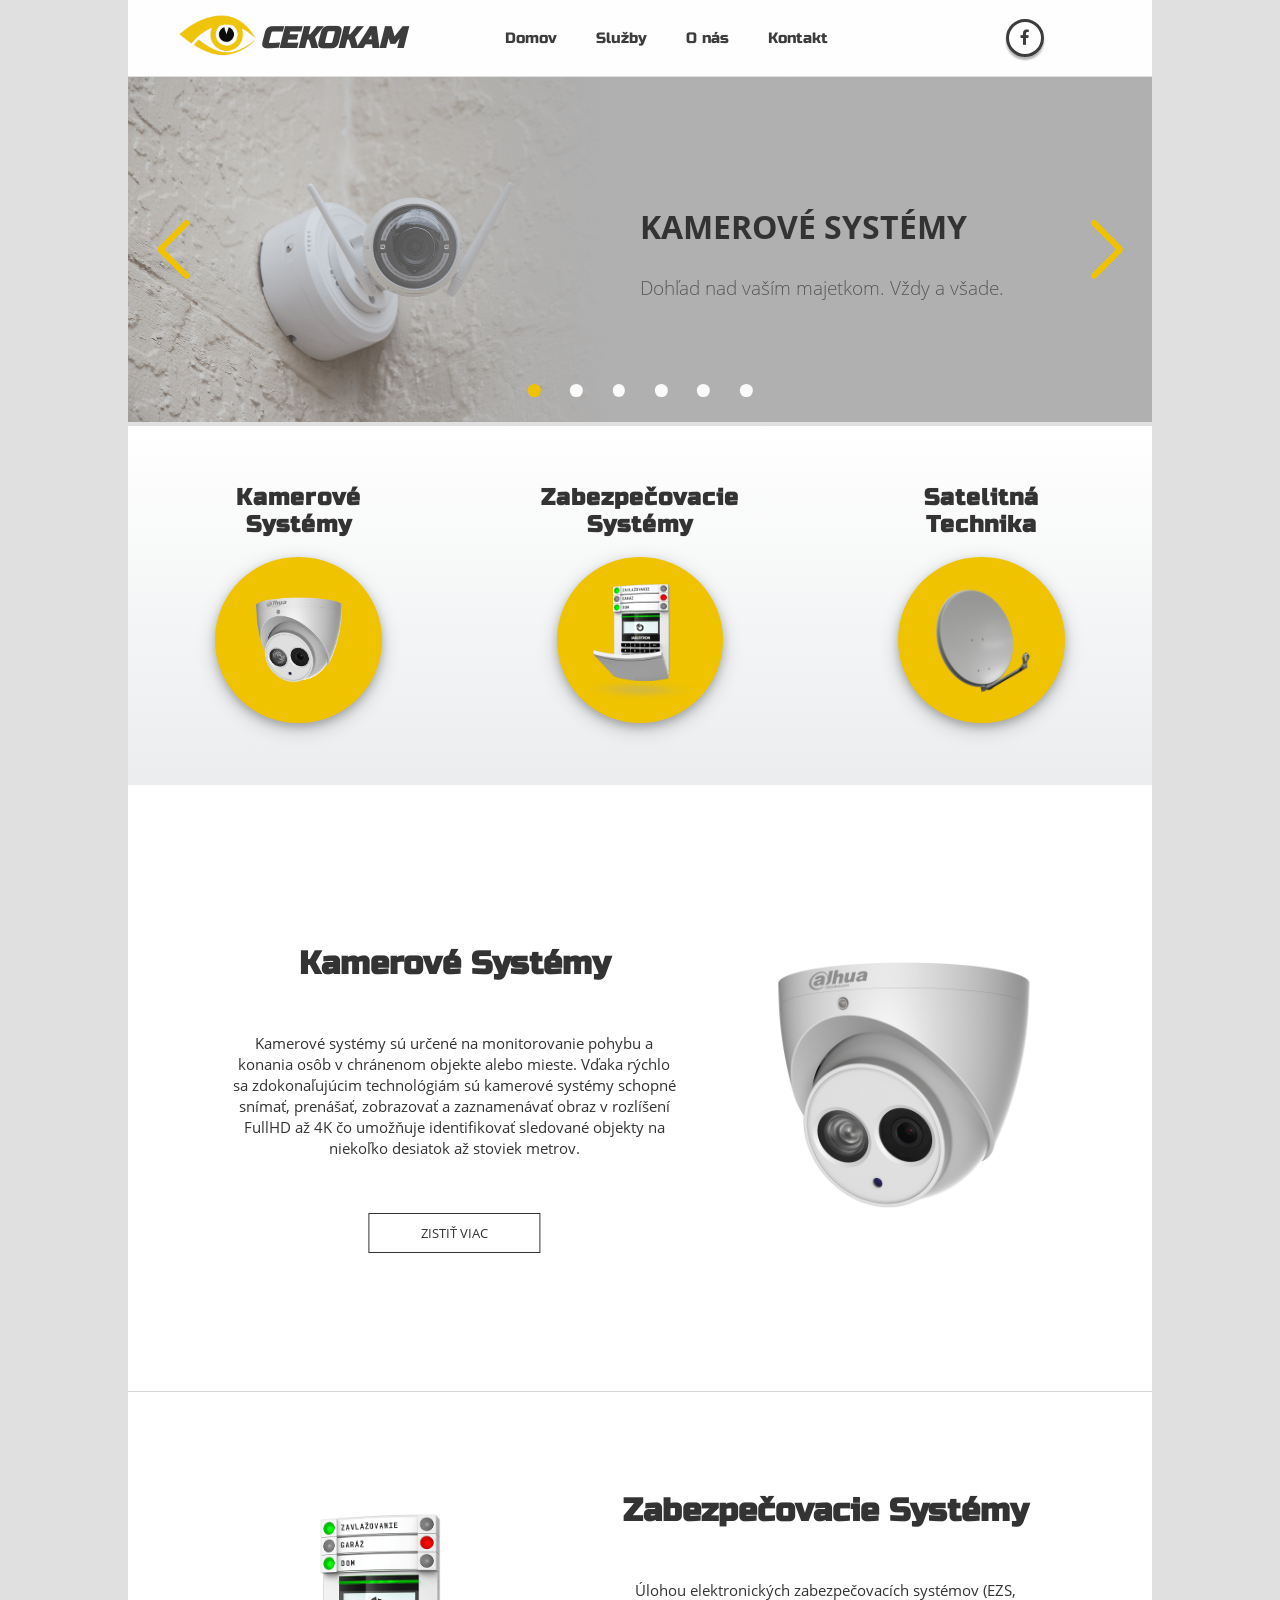
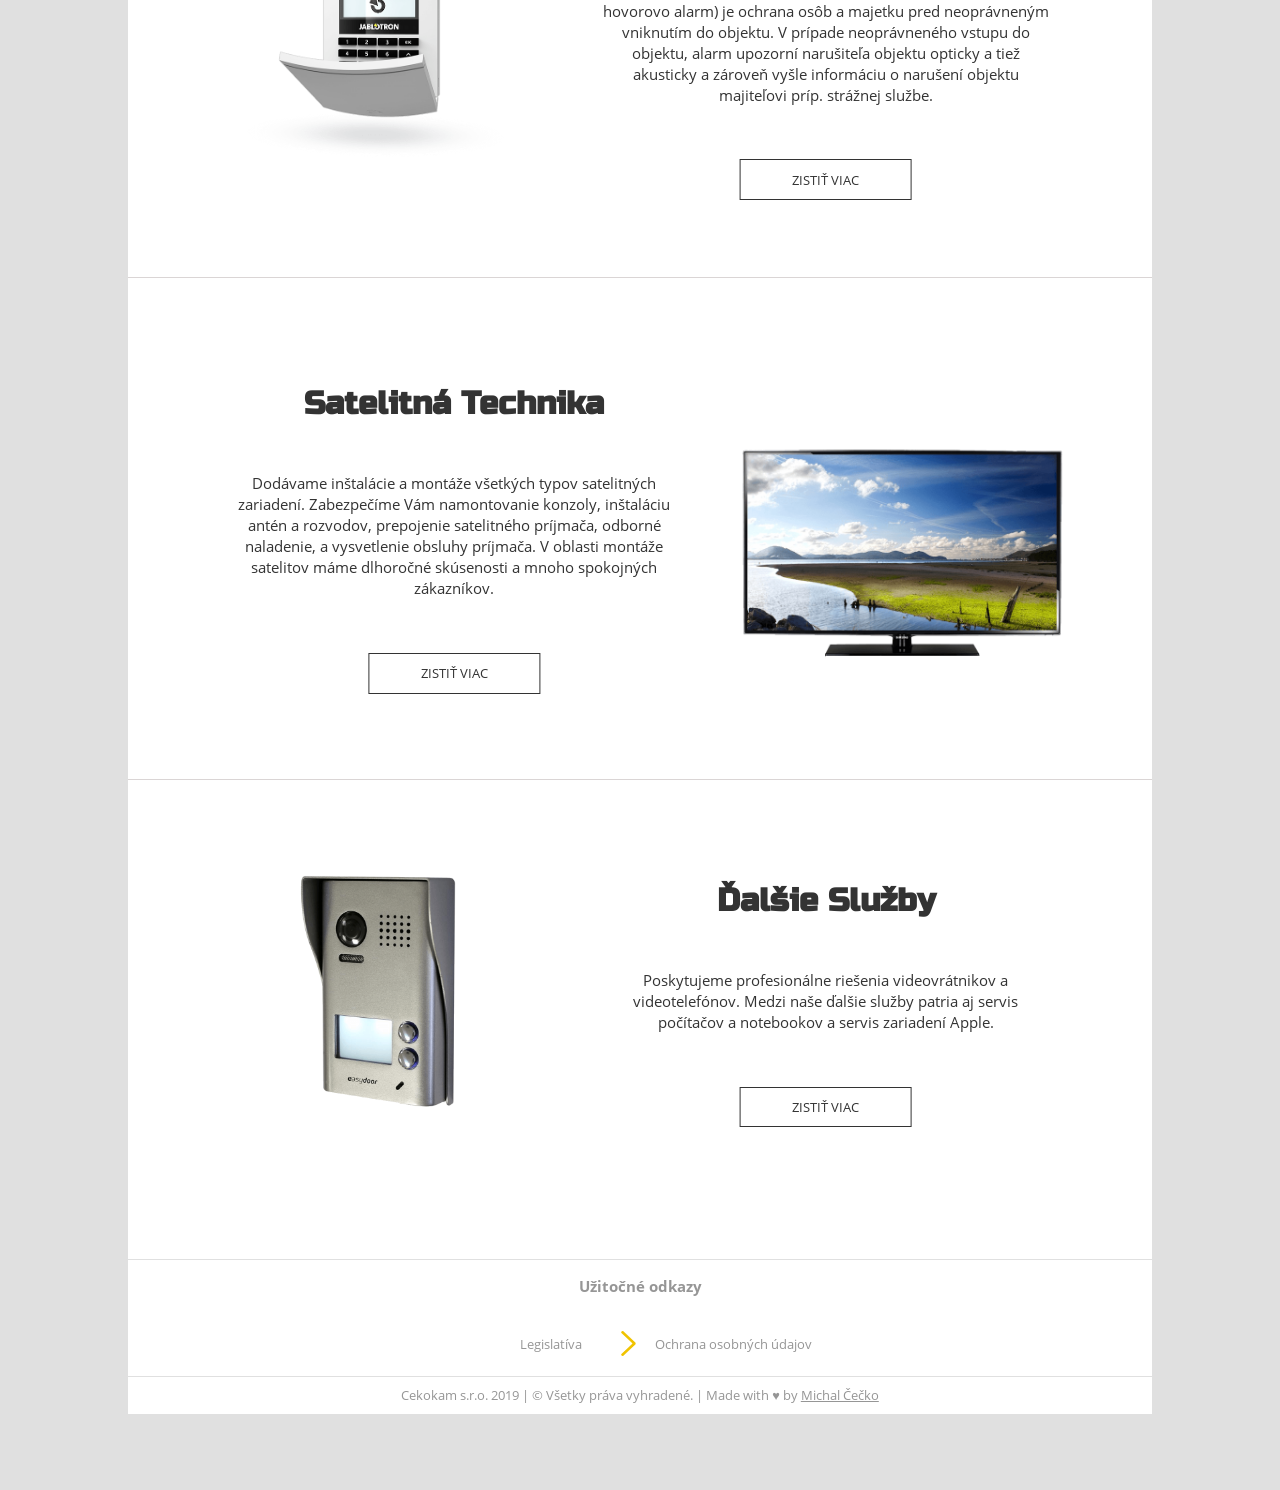
<file: index.html>
<!DOCTYPE html>
<html lang="sk">
<head>
  <meta charset="utf-8">
  <meta http-equiv="X-UA-Compatible" content="IE=edge">
  <meta name="viewport" content="width=device-width, initial-scale=1">
  <meta name="description" content="Ponúkame bezpečnostné riešenia v oblasti kamerových a zabezpečovacích systémov, videovrátnikov a satelitnej techniky. Od návrhu a poradenstva až po dodávku a inštaláciu.">
  <meta name="keywords" content="cekokam, kamerový systém, zabezpečovací systém, satelitná televízia, satelitná technika, kamerové systémy, zabezpečovacie systémy, montáž kamerových systémov, montáž satelitu, montáž satelitnej techniky, jablotron, kamery, videovrátnik, videotelefón, oprava pc, oprava počítača, oprava notebooku, oprava iphonu, oprava iphone, servis mobilov iphone, kamery dahua, kamerové systémy dahua, dahua">
  <meta name="author" content="Michal Čečko">
  <link rel="icon" type="image/png" sizes="32x32" href="assets/icons/favicon-32x32.png">
  <title>Cekokam — Bezpečnostné riešenia</title>
  <link href="assets/style/domov.css" rel="stylesheet">
  <link href="assets/style/style.css" rel="stylesheet">
  <link href="https://fonts.googleapis.com/css?family=Roboto:500&display=swap" rel="stylesheet">
  <link href="https://fonts.googleapis.com/css?family=Russo+One" rel="stylesheet">
  <link rel="stylesheet" href="https://cdnjs.cloudflare.com/ajax/libs/font-awesome/5.15.3/css/all.min.css" crossorigin="anonymous">
</head>
<body>
  <span class="scroll-addition" id="scrollToTop"></span>
  <div class="wrapper">
    <header>
      <input type="checkbox" id="nav-toggle" class="nav-toggle">
      <input type="checkbox" id="sluzby-toggle" class="sluzby-toggle">
      <a class="logo" href="index.html">
        <img src="assets/image/Logo tricko.png" alt="Cekokam s.r.o.">
        <h1>Cekokam</h1>
      </a>
      <nav id="nav">
        <ul id="nav-ul">
          <li><a id="act" href="index.html">Domov</a></li>
          <li class="sluzby-dropdown" id="sluzby-dropdown">
            <label for="sluzby-toggle" id="sluzby-toggle-label" class="sluzby-toggle-label">Služby</label>
          </li>
          <div id="show-dropdown" class="shown-dropdown">
            <li><i class="fas fa-circle"></i><a href="kamerove-systemy.html">Kamerové Systémy</a></li>
            <li><i class="fas fa-circle"></i><a href="zabezpecovacie-systemy.html">Zabezpečovacie Systémy</a></li>
            <li><i class="fas fa-circle"></i><a href="satelitna-technika.html">Satelitná Technika</a></li>
            <li style="border-right: none;"><i class="fas fa-circle"></i><a href="dalsie-sluzby.html">Ďalšie Služby</a></li>
          </div>
          <li><a href="onas.html">O nás</a></li>
          <li><a href="kontakt.html">Kontakt</a></li>
        </ul>
      </nav>
      <div class="facebook">
        <a href="https://www.facebook.com/Cekokam/">
          <i class="fab fa-facebook-f"></i>
        </a>
      </div>
      <label for="nav-toggle" id="nav-toggle-label" class="nav-toggle-label">
        <span class="nav-toggle-span"></span>
      </label>
    </header>

    <!-- SLIDER -->
    <div id="slide">
      <div class="slideshow-container">
        <div class="mySlides fade"><img src="assets/image/pozadie-slide1.png" style="width:100%"><div class="text-right"><h1>Kamerové systémy</h1><p>Dohľad nad vaším majetkom. Vždy a všade.</p></div></div>
        <div class="mySlides fade"><img src="assets/image/pozadie-slide2.png" style="width:100%"><div class="text-left"><h1>Zabezpečovacie systémy</h1><p>Zverte vašu bezpečnosť do našich rúk.</p></div></div>
        <div class="mySlides fade"><img src="assets/image/pozadie-slide3.png" style="width:100%"><div class="text-right"><h1>Satelitná technika</h1><p>Satelitná televízia z pohodlia Vášho domova.</p></div></div>
        <div class="mySlides fade"><img src="assets/image/pozadie-slide4.png" style="width:100%"><div class="text-left"><h1>Videovrátniky</h1><p>Strážcovia vášho pohodlia.</p></div></div>
        <div class="mySlides fade"><img src="assets/image/pozadie-slide5.png" style="width:100%"><div class="text-right"><h1>Servis a predaj PC</h1><p>Pomôžeme vám udržiavať váš PC v dobrom stave.</p></div></div>
        <div class="mySlides fade"><img src="assets/image/pozadie-slide6.png" style="width:100%"><div class="text-left"><h1>Servis mobilov a tabletov</h1><p>Odborná starostlivosť pre váš mobil.</p></div></div>
        <a class="prev" onclick="plusSlides(-1)"><img src="assets/image/arrow.png"></a>
        <a class="next" onclick="plusSlides(1)"><img src="assets/image/arrow.png"></a>
        <div class="dot-container" style="text-align:center">
          <span class="dot" onclick="currentSlide(1)"></span>
          <span class="dot" onclick="currentSlide(2)"></span>
          <span class="dot" onclick="currentSlide(3)"></span>
          <span class="dot" onclick="currentSlide(4)"></span>
          <span class="dot" onclick="currentSlide(5)"></span>
          <span class="dot" onclick="currentSlide(6)"></span>
        </div>
      </div>
    </div>

    <!-- HERO IMAGE (mobile) -->
    <div class="hero-image-container">
      <img src="assets/image/pozadieKamera4_darker.jpg" alt="">
      <div class="hero-image-popis">
        <p>My sme vaša bezpečnosť</p>
        <a class="disable-select" href="#ponuka">
          <span></span>
          <span></span>
          <span></span>
          Pozrieť ponuku</a>
      </div>
    </div>

    <!-- PONUKA -->
    <span class="scroll-addition" id="ponuka"></span>
    <section class="ponuka-container">
      <div class="bubble-container">
        <h1>Kamerové<br>Systémy</h1>
        <a href="#kamerove-systemy"><div><img class="bigger" src="assets/image/kamera6.png" alt="Kamerové Systémy Cekokam s.r.o."></div></a>
      </div>
      <div class="bubble-container">
        <h1>Zabezpečovacie<br>Systémy</h1>
        <a href="#zabezpecovacie-systemy"><div><img class="big" src="assets/image/Jablotron1.png" alt="Zabezpečovacie Systémy Cekokam s.r.o."></div></a>
      </div>
      <div class="bubble-container">
        <h1>Satelitná<br>Technika</h1>
        <a href="#satelitna-technika"><div><img class="small" src="assets/image/parabola3.png" alt="Satelitná Technika Cekokam s.r.o."></div></a>
      </div>
    </section>

    <!-- KAMEROVE SYSTEMY -->
    <span class="scroll-addition" id="kamerove-systemy"></span>
    <div class="kamery">
      <div class="kamery-popis">
        <h1>Kamerové Systémy</h1>
        <p>Kamerové systémy sú určené na monitorovanie pohybu a konania osôb v chránenom objekte alebo mieste. Vďaka rýchlo sa zdokonaľujúcim technológiám sú kamerové systémy schopné snímať, prenášať, zobrazovať a zaznamenávať obraz v rozlíšení FullHD až 4K čo umožňuje identifikovať sledované objekty na niekoľko desiatok až stoviek metrov.</p>
        <button class="viac-btn" data-href="kamerove-systemy.html">Zistiť viac</button>
      </div>
      <div class="kamery-image">
        <img src="assets/image/kamera6.png" alt="">
      </div>
    </div>

    <!-- ZABEZPECOVACIE SYSTEMY -->
    <span class="scroll-addition" id="zabezpecovacie-systemy"></span>
    <div class="zs">
      <div class="zs-popis">
        <h1>Zabezpečovacie Systémy</h1>
        <p>Úlohou elektronických zabezpečovacích systémov (EZS, hovorovo alarm) je ochrana osôb a majetku pred neoprávneným vniknutím do objektu. V prípade neoprávneného vstupu do objektu, alarm upozorní narušiteľa objektu opticky a tiež akusticky a zároveň vyšle informáciu o narušení objektu majiteľovi príp. strážnej službe.</p>
        <button class="viac-btn" data-href="zabezpecovacie-systemy.html">Zistiť viac</button>
      </div>
      <div class="zs-image">
        <img src="assets/image/Jablotron1.png" alt="">
      </div>
    </div>

    <!-- SATELITNA TECHNIKA -->
    <span class="scroll-addition" id="satelitna-technika"></span>
    <div class="telka">
      <div class="telka-popis">
        <h1>Satelitná Technika</h1>
        <p>Dodávame inštalácie a montáže všetkých typov satelitných zariadení. Zabezpečíme Vám namontovanie konzoly, inštaláciu antén a rozvodov, prepojenie satelitného príjmača, odborné naladenie, a vysvetlenie obsluhy príjmača. V oblasti montáže satelitov máme dlhoročné skúsenosti a mnoho spokojných zákazníkov.</p>
        <button class="viac-btn" data-href="satelitna-technika.html">Zistiť viac</button>
      </div>
      <div class="telka-image">
        <img src="assets/image/televizor.png" alt="">
      </div>
    </div>

    <!-- DALSIE SLUZBY -->
    <span class="scroll-addition" id="dalsie-sluzby"></span>
    <div class="dalsie-sluzby">
      <div class="dalsie-sluzby-popis">
        <h1>Ďalšie Služby</h1>
        <p>Poskytujeme profesionálne riešenia videovrátnikov a videotelefónov. Medzi naše ďalšie služby patria aj servis počítačov a notebookov a servis zariadení Apple. </p>
        <button class="viac-btn" data-href="dalsie-sluzby.html">Zistiť viac</button>
      </div>
      <div class="dalsie-sluzby-image">
        <img src="assets/image/vratnik1.png" alt="">
      </div>
    </div>

    <a href="#scrollToTop" class="scrolltop" id="scrolltop">
      <i class="fas fa-arrow-up"></i>
    </a>

    <footer class="footer">
      <div class="footer-content">
        <h3>Užitočné odkazy</h3>
        <ul>
          <li><a href="legislativa.html">Legislatíva</a></li>
          <li><a href="oou.html">Ochrana osobných údajov</a></li>
        </ul>
      </div>
      <div class="footer-bottom">
        <div>Cekokam s.r.o. 2019 | &copy; Všetky práva vyhradené. | Made with ♥ by <a href="https://cecko.dev" target="_blank" rel="noopener" style="color: inherit;">Michal Čečko</a></div>
      </div>
    </footer>
  </div>

  <script src="assets/js/general.js"></script>
  <script src="assets/js/domov.js"></script>
</body>
</html>
</file>
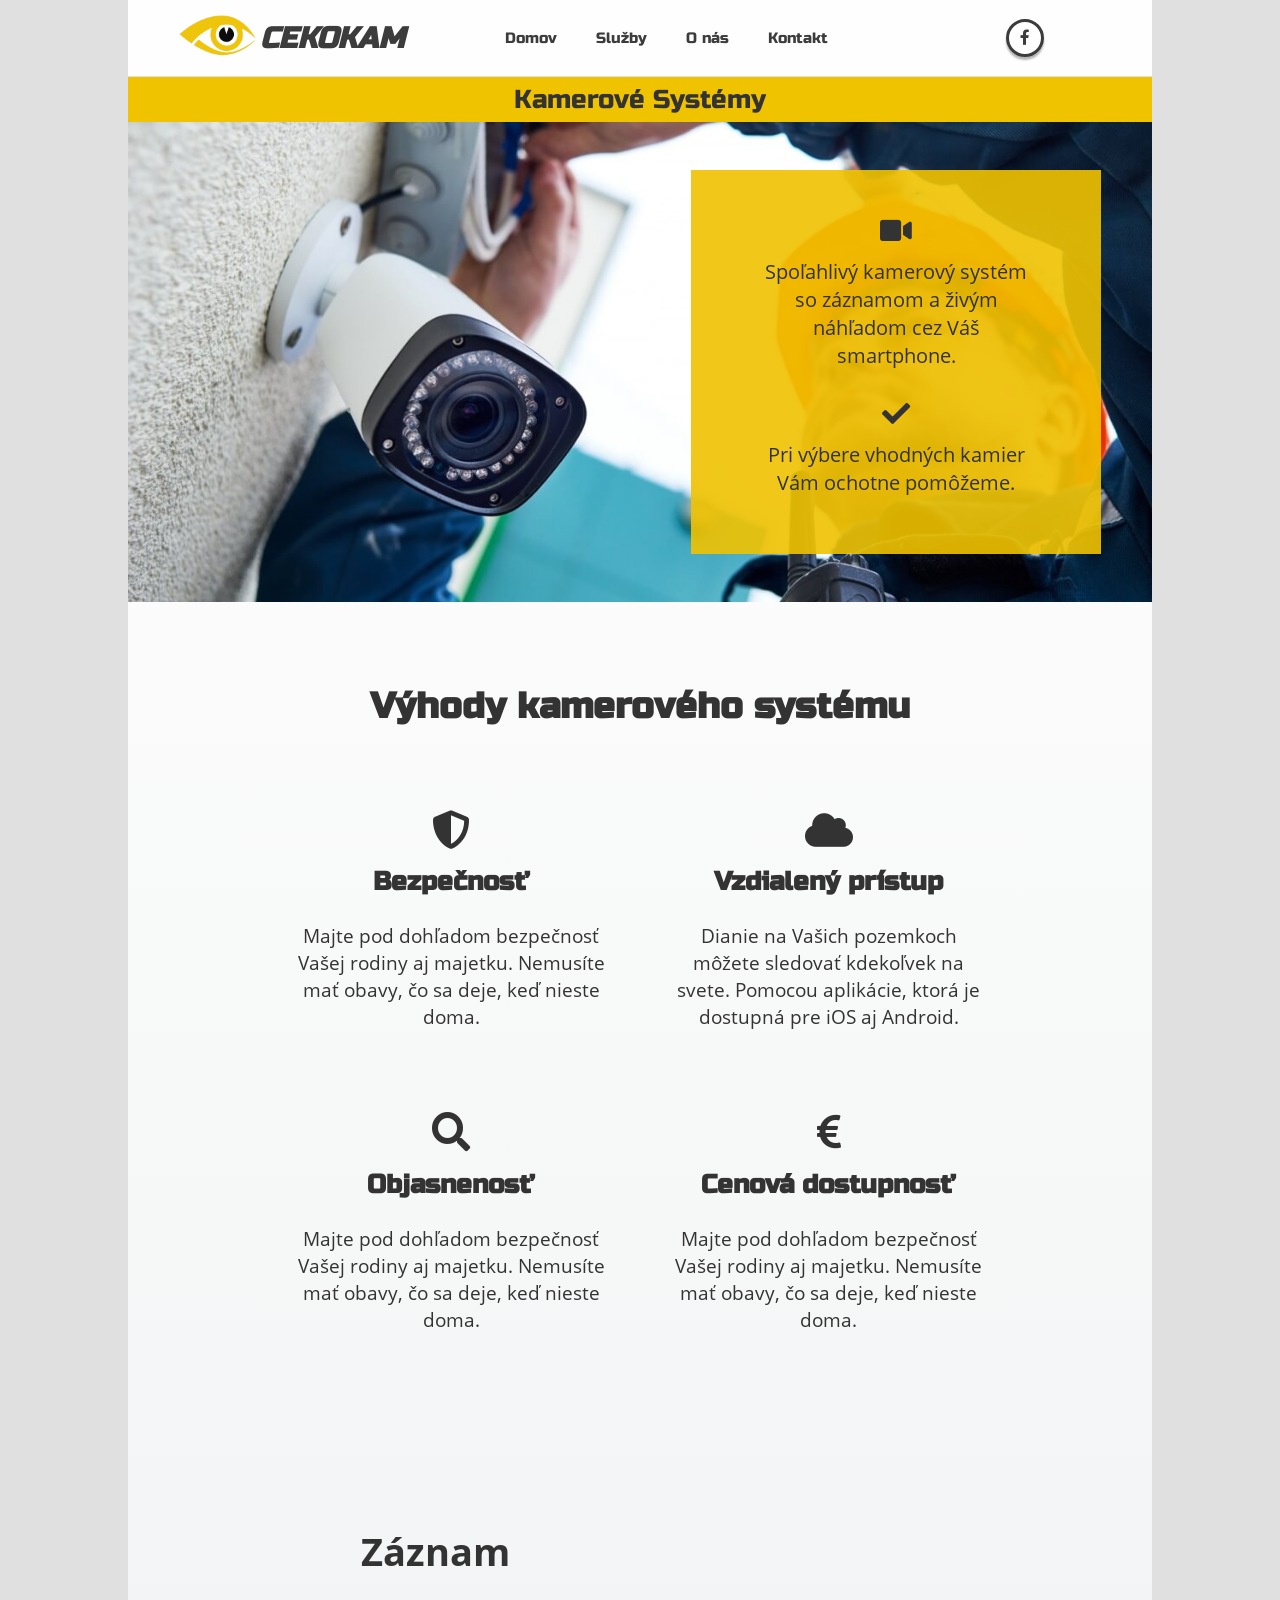
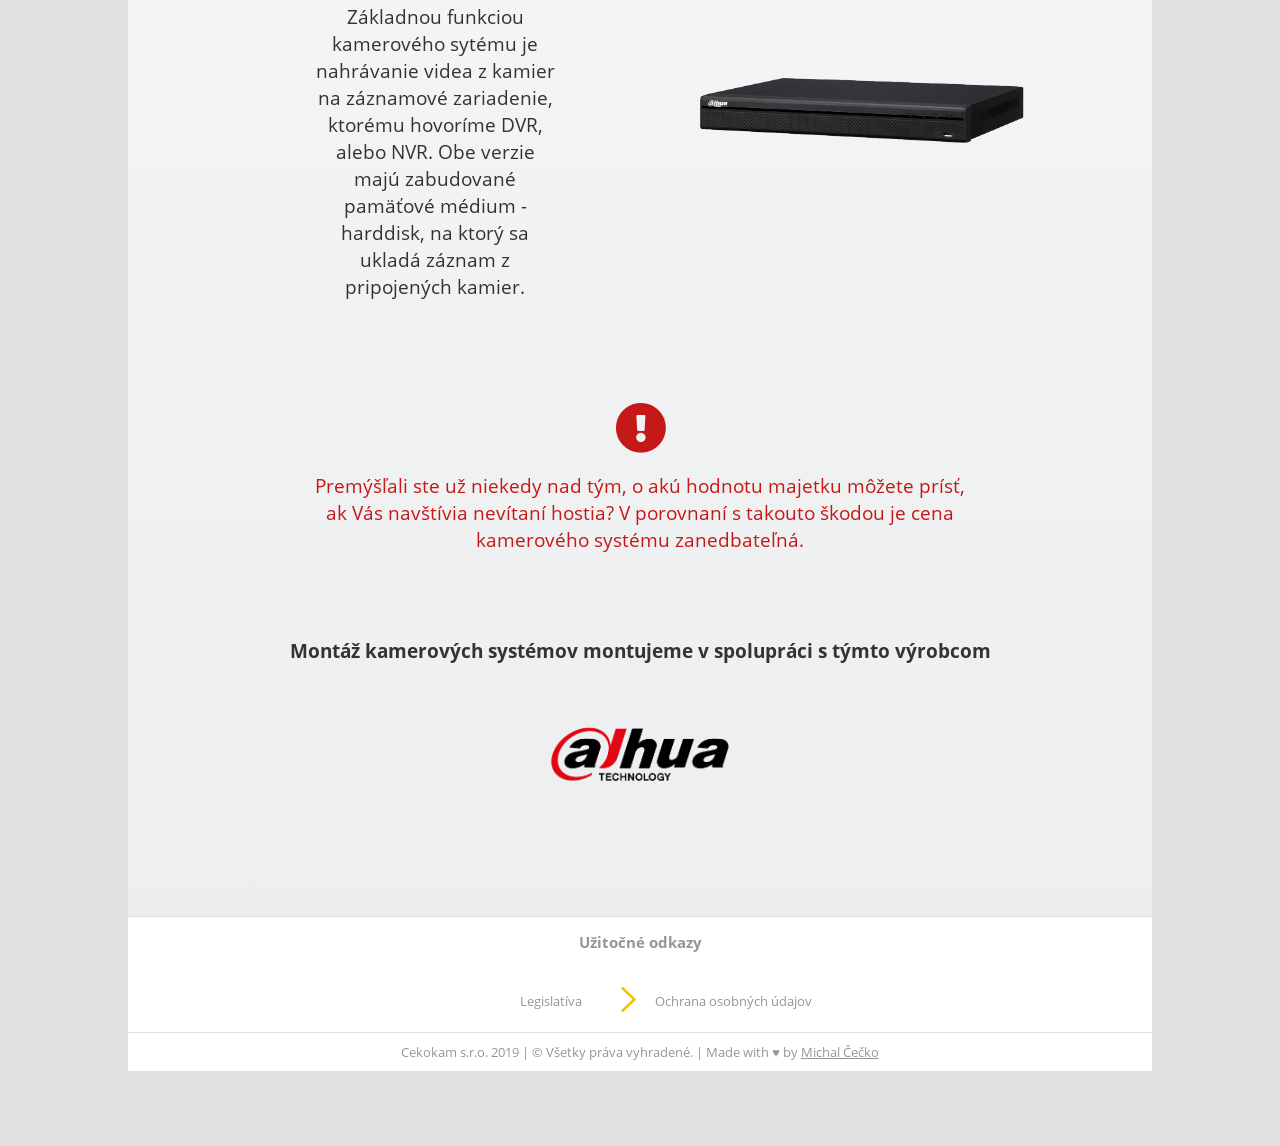
<file: kamerove-systemy.html>
<!DOCTYPE html>
<html lang="sk">
<head>
  <meta charset="utf-8">
  <meta http-equiv="X-UA-Compatible" content="IE=edge">
  <meta name="viewport" content="width=device-width, initial-scale=1">
  <meta name="description" content="Spoľahlivé kamerové systémy DAHUA so záznamom a živým náhľadom cez Váš smartphone. Návrh, montáž a servis.">
  <meta name="keywords" content="cekokam, kamerový systém, kamerové systémy, kamery, dahua, kamery dahua, montáž kamerových systémov">
  <meta name="author" content="Michal Čečko">
  <link rel="icon" type="image/png" sizes="32x32" href="assets/icons/favicon-32x32.png">
  <title>Kamerové Systémy — Cekokam</title>
  <link href="assets/style/kamerove-systemy.css" rel="stylesheet">
  <link href="assets/style/style.css" rel="stylesheet">
  <link href="https://fonts.googleapis.com/css?family=Roboto:500&display=swap" rel="stylesheet">
  <link href="https://fonts.googleapis.com/css?family=Russo+One" rel="stylesheet">
  <link rel="stylesheet" href="https://cdnjs.cloudflare.com/ajax/libs/font-awesome/5.15.3/css/all.min.css" crossorigin="anonymous">
</head>
<body>
  <span class="scroll-addition" id="scrollToTop"></span>
  <div class="wrapper">
    <header>
      <input type="checkbox" id="nav-toggle" class="nav-toggle">
      <input type="checkbox" id="sluzby-toggle" class="sluzby-toggle">
      <a class="logo" href="index.html">
        <img src="assets/image/Logo tricko.png" alt="Cekokam s.r.o.">
        <h1>Cekokam</h1>
      </a>
      <nav id="nav">
        <ul id="nav-ul">
          <li><a href="index.html">Domov</a></li>
          <li class="sluzby-dropdown" id="sluzby-dropdown">
            <label for="sluzby-toggle" id="sluzby-toggle-label" class="sluzby-toggle-label">Služby</label>
          </li>
          <div id="show-dropdown" class="shown-dropdown">
            <li><i class="fas fa-circle"></i><a href="kamerove-systemy.html">Kamerové Systémy</a></li>
            <li><i class="fas fa-circle"></i><a href="zabezpecovacie-systemy.html">Zabezpečovacie Systémy</a></li>
            <li><i class="fas fa-circle"></i><a href="satelitna-technika.html">Satelitná Technika</a></li>
            <li style="border-right: none;"><i class="fas fa-circle"></i><a href="dalsie-sluzby.html">Ďalšie Služby</a></li>
          </div>
          <li><a href="onas.html">O nás</a></li>
          <li><a href="kontakt.html">Kontakt</a></li>
        </ul>
      </nav>
      <div class="facebook">
        <a href="https://www.facebook.com/Cekokam/">
          <i class="fab fa-facebook-f"></i>
        </a>
      </div>
      <label for="nav-toggle" id="nav-toggle-label" class="nav-toggle-label">
        <span class="nav-toggle-span"></span>
      </label>
    </header>

    <div class="kamery" id="kamerove-systemy">
      <div class="kamery-nadpis">Kamerové Systémy</div>
      <section>
        <div class="kamery-hero">
          <img src="assets/image/pozadieKamera1.jpeg" alt="Kamerové systémy Cekokam s.r.o.">
          <div class="kamery-hero-popis">
            <span><i class="fas fa-video"></i>
              <p>Spoľahlivý kamerový systém so záznamom a živým náhľadom cez Váš smartphone.</p>
              <i class="fas fa-check"></i>
              <p>Pri výbere vhodných kamier Vám ochotne pomôžeme.</p></span>
          </div>
        </div>
      </section>
      <h1 class="kamery-vyhody-nadpis">Výhody kamerového systému</h1>
      <div class="kamery-vyhody">
        <div class="vyhoda">
          <i class="fas fa-shield-alt"></i>
          <h3>Bezpečnosť</h3>
          <p>Majte pod dohľadom bezpečnosť Vašej rodiny aj majetku. Nemusíte mať obavy, čo sa deje, keď nieste doma.</p>
        </div>
        <div class="vyhoda">
          <i class="fas fa-cloud"></i>
          <h3>Vzdialený prístup</h3>
          <p>Dianie na Vašich pozemkoch môžete sledovať kdekoľvek na svete. Pomocou aplikácie, ktorá je dostupná pre iOS aj Android.</p>
        </div>
        <div class="vyhoda">
          <i class="fas fa-search"></i>
          <h3>Objasnenosť</h3>
          <p>Majte pod dohľadom bezpečnosť Vašej rodiny aj majetku. Nemusíte mať obavy, čo sa deje, keď nieste doma.</p>
        </div>
        <div class="vyhoda">
          <i class="fas fa-euro-sign"></i>
          <h3>Cenová dostupnosť</h3>
          <p>Majte pod dohľadom bezpečnosť Vašej rodiny aj majetku. Nemusíte mať obavy, čo sa deje, keď nieste doma.</p>
        </div>
      </div>

      <div class="zaznam">
        <div class="zaznam-popis">
          <h1>Záznam</h1>
          <p>Základnou funkciou kamerového sytému je nahrávanie videa z kamier na záznamové zariadenie, ktorému hovoríme DVR, alebo NVR. Obe verzie majú zabudované pamäťové médium - harddisk, na ktorý sa ukladá záznam z pripojených kamier.</p>
        </div>
        <div class="zaznam-img"><img src="assets/image/dvr.png" alt="Digital Video Recorder Dahua"></div>
      </div>

      <div class="kradez">
        <i class="fas fa-exclamation-circle"></i>
        <p>Premýšľali ste už niekedy nad tým, o akú hodnotu majetku môžete prísť, ak Vás navštívia nevítaní hostia? V porovnaní s takouto škodou je cena kamerového systému zanedbateľná.</p>
      </div>

      <div class="spolupraca">
        <p>Montáž kamerových systémov montujeme v spolupráci s týmto výrobcom</p>
        <img src="assets/image/logoDahua.png" alt="Dahua Technology">
      </div>
    </div>

    <a href="#scrollToTop" class="scrolltop" id="scrolltop">
      <i class="fas fa-arrow-up"></i>
    </a>

    <footer class="footer">
      <div class="footer-content">
        <h3>Užitočné odkazy</h3>
        <ul>
          <li><a href="legislativa.html">Legislatíva</a></li>
          <li><a href="oou.html">Ochrana osobných údajov</a></li>
        </ul>
      </div>
      <div class="footer-bottom">
        <div>Cekokam s.r.o. 2019 | &copy; Všetky práva vyhradené. | Made with ♥ by <a href="https://cecko.dev" target="_blank" rel="noopener" style="color: inherit;">Michal Čečko</a></div>
      </div>
    </footer>
  </div>

  <script src="assets/js/general.js"></script>
</body>
</html>
</file>
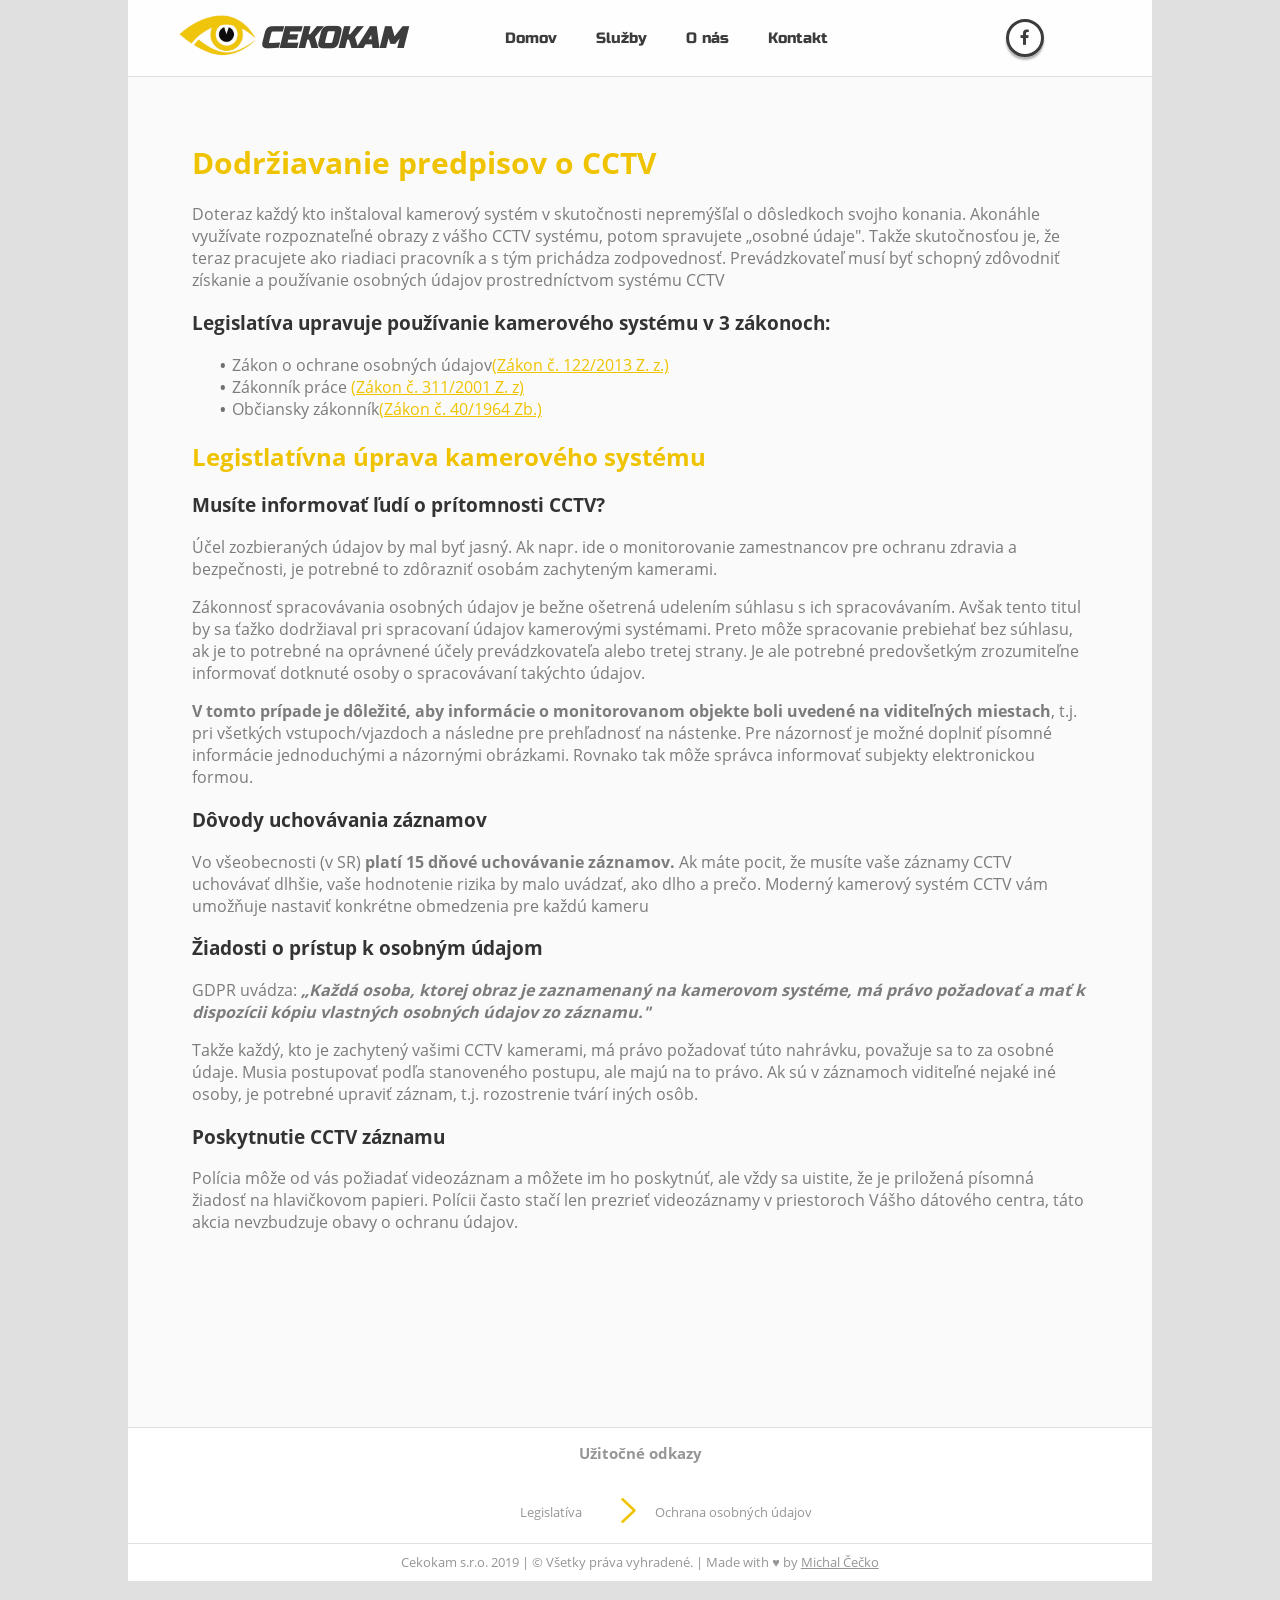
<file: legislativa.html>
<!DOCTYPE html>
<html lang="sk">
<head>
  <meta charset="utf-8">
  <meta http-equiv="X-UA-Compatible" content="IE=edge">
  <meta name="viewport" content="width=device-width, initial-scale=1">
  <meta name="description" content="Legislatíva a dodržiavanie predpisov o CCTV. Informácie o GDPR a kamerových systémoch.">
  <meta name="keywords" content="cekokam, legislatíva, cctv, gdpr, ochrana osobných údajov, kamerové systémy zákon">
  <meta name="author" content="Michal Čečko">
  <link rel="icon" type="image/png" sizes="32x32" href="assets/icons/favicon-32x32.png">
  <title>Legislatíva — Cekokam</title>
  <link href="assets/style/legislativa.css" rel="stylesheet">
  <link href="assets/style/style.css" rel="stylesheet">
  <link href="https://fonts.googleapis.com/css?family=Roboto:500&display=swap" rel="stylesheet">
  <link href="https://fonts.googleapis.com/css?family=Russo+One" rel="stylesheet">
  <link rel="stylesheet" href="https://cdnjs.cloudflare.com/ajax/libs/font-awesome/5.15.3/css/all.min.css" crossorigin="anonymous">
</head>
<body>
  <span class="scroll-addition" id="scrollToTop"></span>
  <div class="wrapper">
    <header>
      <input type="checkbox" id="nav-toggle" class="nav-toggle">
      <input type="checkbox" id="sluzby-toggle" class="sluzby-toggle">
      <a class="logo" href="index.html">
        <img src="assets/image/Logo tricko.png" alt="Cekokam s.r.o.">
        <h1>Cekokam</h1>
      </a>
      <nav id="nav">
        <ul id="nav-ul">
          <li><a href="index.html">Domov</a></li>
          <li class="sluzby-dropdown" id="sluzby-dropdown">
            <label for="sluzby-toggle" id="sluzby-toggle-label" class="sluzby-toggle-label">Služby</label>
          </li>
          <div id="show-dropdown" class="shown-dropdown">
            <li><i class="fas fa-circle"></i><a href="kamerove-systemy.html">Kamerové Systémy</a></li>
            <li><i class="fas fa-circle"></i><a href="zabezpecovacie-systemy.html">Zabezpečovacie Systémy</a></li>
            <li><i class="fas fa-circle"></i><a href="satelitna-technika.html">Satelitná Technika</a></li>
            <li style="border-right: none;"><i class="fas fa-circle"></i><a href="dalsie-sluzby.html">Ďalšie Služby</a></li>
          </div>
          <li><a href="onas.html">O nás</a></li>
          <li><a href="kontakt.html">Kontakt</a></li>
        </ul>
      </nav>
      <div class="facebook">
        <a href="https://www.facebook.com/Cekokam/">
          <i class="fab fa-facebook-f"></i>
        </a>
      </div>
      <label for="nav-toggle" id="nav-toggle-label" class="nav-toggle-label">
        <span class="nav-toggle-span"></span>
      </label>
    </header>

    <div class="container-legislativa">
      <h1>Dodržiavanie predpisov o CCTV</h1>
      <p>Doteraz každý kto inštaloval kamerový systém v skutočnosti nepremýšľal o dôsledkoch svojho konania. Akonáhle využívate rozpoznateľné obrazy z vášho CCTV systému, potom spravujete „osobné údaje". Takže skutočnosťou je, že teraz pracujete ako riadiaci pracovník a s tým prichádza zodpovednosť. Prevádzkovateľ musí byť schopný zdôvodniť získanie a používanie osobných údajov prostredníctvom systému CCTV</p>
      <h3>Legislatíva upravuje používanie kamerového systému v 3 zákonoch:</h3>
      <ul>
        <li>Zákon o ochrane osobných údajov<a href="https://www.zakonypreludi.sk/zz/2013-122">(Zákon č. 122/2013 Z. z.)</a></li>
        <li>Zákonník práce <a href="https://www.zakonypreludi.sk/zz/2001-311">(Zákon č. 311/2001 Z. z)</a></li>
        <li>Občiansky zákonník<a href="https://www.zakonypreludi.sk/zz/1964-40">(Zákon č. 40/1964 Zb.)</a></li>
      </ul>
      <h2>Legistlatívna úprava kamerového systému</h2>
      <h3>Musíte informovať ľudí o prítomnosti CCTV?</h3>
      <p>Účel zozbieraných údajov by mal byť jasný. Ak napr. ide o monitorovanie zamestnancov pre ochranu zdravia a bezpečnosti, je potrebné to zdôrazniť osobám zachyteným kamerami.</p>
      <p>Zákonnosť spracovávania osobných údajov je bežne ošetrená udelením súhlasu s ich spracovávaním. Avšak tento titul by sa ťažko dodržiaval pri spracovaní údajov kamerovými systémami. Preto môže spracovanie prebiehať bez súhlasu, ak je to potrebné na oprávnené účely prevádzkovateľa alebo tretej strany. Je ale potrebné predovšetkým zrozumiteľne informovať dotknuté osoby o spracovávaní takýchto údajov.</p>
      <p><b>V tomto prípade je dôležité, aby informácie o monitorovanom objekte boli uvedené na viditeľných miestach</b>, t.j. pri všetkých vstupoch/vjazdoch a následne pre prehľadnosť na nástenke. Pre názornosť je možné doplniť písomné informácie jednoduchými a názornými obrázkami. Rovnako tak môže správca informovať subjekty elektronickou formou.</p>
      <h3>Dôvody uchovávania záznamov</h3>
      <p>Vo všeobecnosti (v SR) <b>platí 15 dňové uchovávanie záznamov.</b> Ak máte pocit, že musíte vaše záznamy CCTV uchovávať dlhšie, vaše hodnotenie rizika by malo uvádzať, ako dlho a prečo. Moderný kamerový systém CCTV vám umožňuje nastaviť konkrétne obmedzenia pre každú kameru</p>
      <h3>Žiadosti o prístup k osobným údajom</h3>
      <p>GDPR uvádza: <b><i>„Každá osoba, ktorej obraz je zaznamenaný na kamerovom systéme, má právo požadovať a mať k dispozícii kópiu vlastných osobných údajov zo záznamu."</i></b></p>
      <p>Takže každý, kto je zachytený vašimi CCTV kamerami, má právo požadovať túto nahrávku, považuje sa to za osobné údaje. Musia postupovať podľa stanoveného postupu, ale majú na to právo. Ak sú v záznamoch viditeľné nejaké iné osoby, je potrebné upraviť záznam, t.j. rozostrenie tvárí iných osôb.</p>
      <h3>Poskytnutie CCTV záznamu</h3>
      <p>Polícia môže od vás požiadať videozáznam a môžete im ho poskytnúť, ale vždy sa uistite, že je priložená písomná žiadosť na hlavičkovom papieri. Polícii často stačí len prezrieť videozáznamy v priestoroch Vášho dátového centra, táto akcia nevzbudzuje obavy o ochranu údajov.</p>
    </div>

    <a href="#scrollToTop" class="scrolltop" id="scrolltop">
      <i class="fas fa-arrow-up"></i>
    </a>

    <footer class="footer">
      <div class="footer-content">
        <h3>Užitočné odkazy</h3>
        <ul>
          <li><a href="legislativa.html">Legislatíva</a></li>
          <li><a href="oou.html">Ochrana osobných údajov</a></li>
        </ul>
      </div>
      <div class="footer-bottom">
        <div>Cekokam s.r.o. 2019 | &copy; Všetky práva vyhradené. | Made with ♥ by <a href="https://cecko.dev" target="_blank" rel="noopener" style="color: inherit;">Michal Čečko</a></div>
      </div>
    </footer>
  </div>

  <script src="assets/js/general.js"></script>
</body>
</html>
</file>
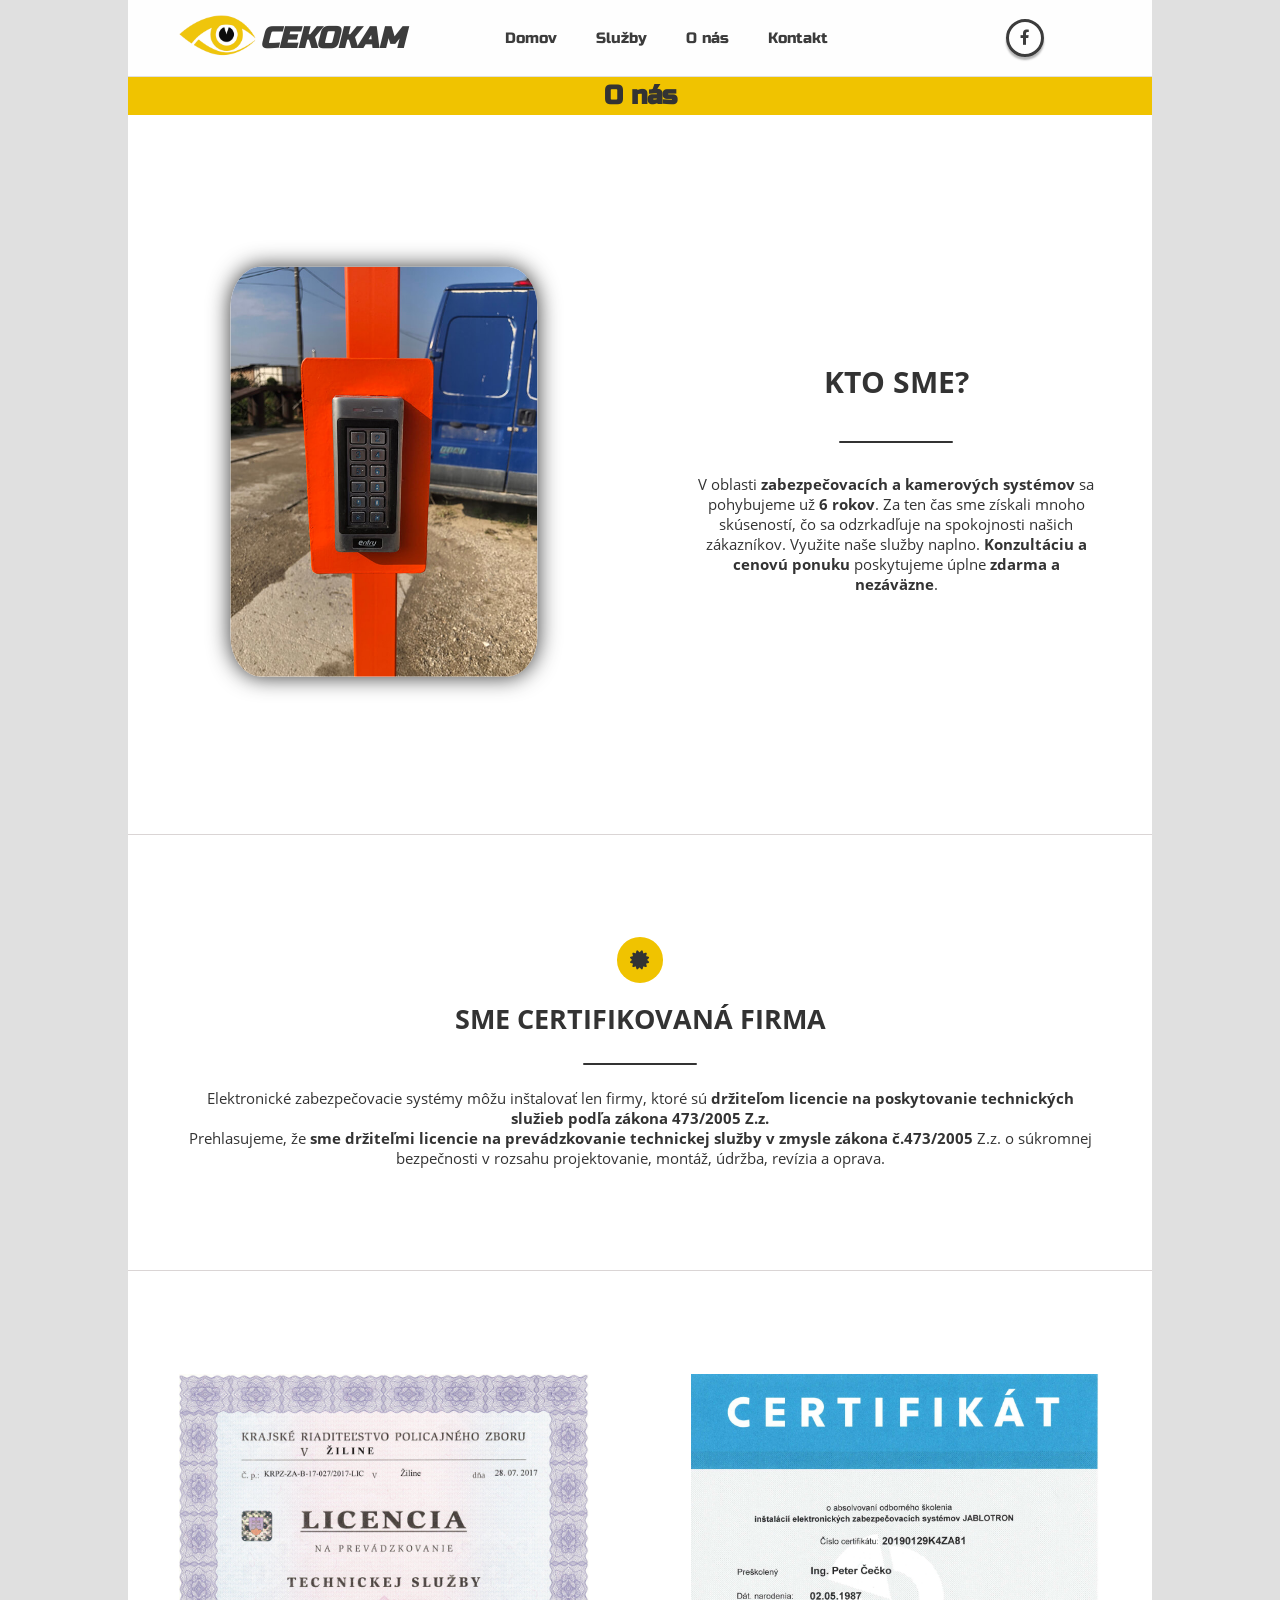
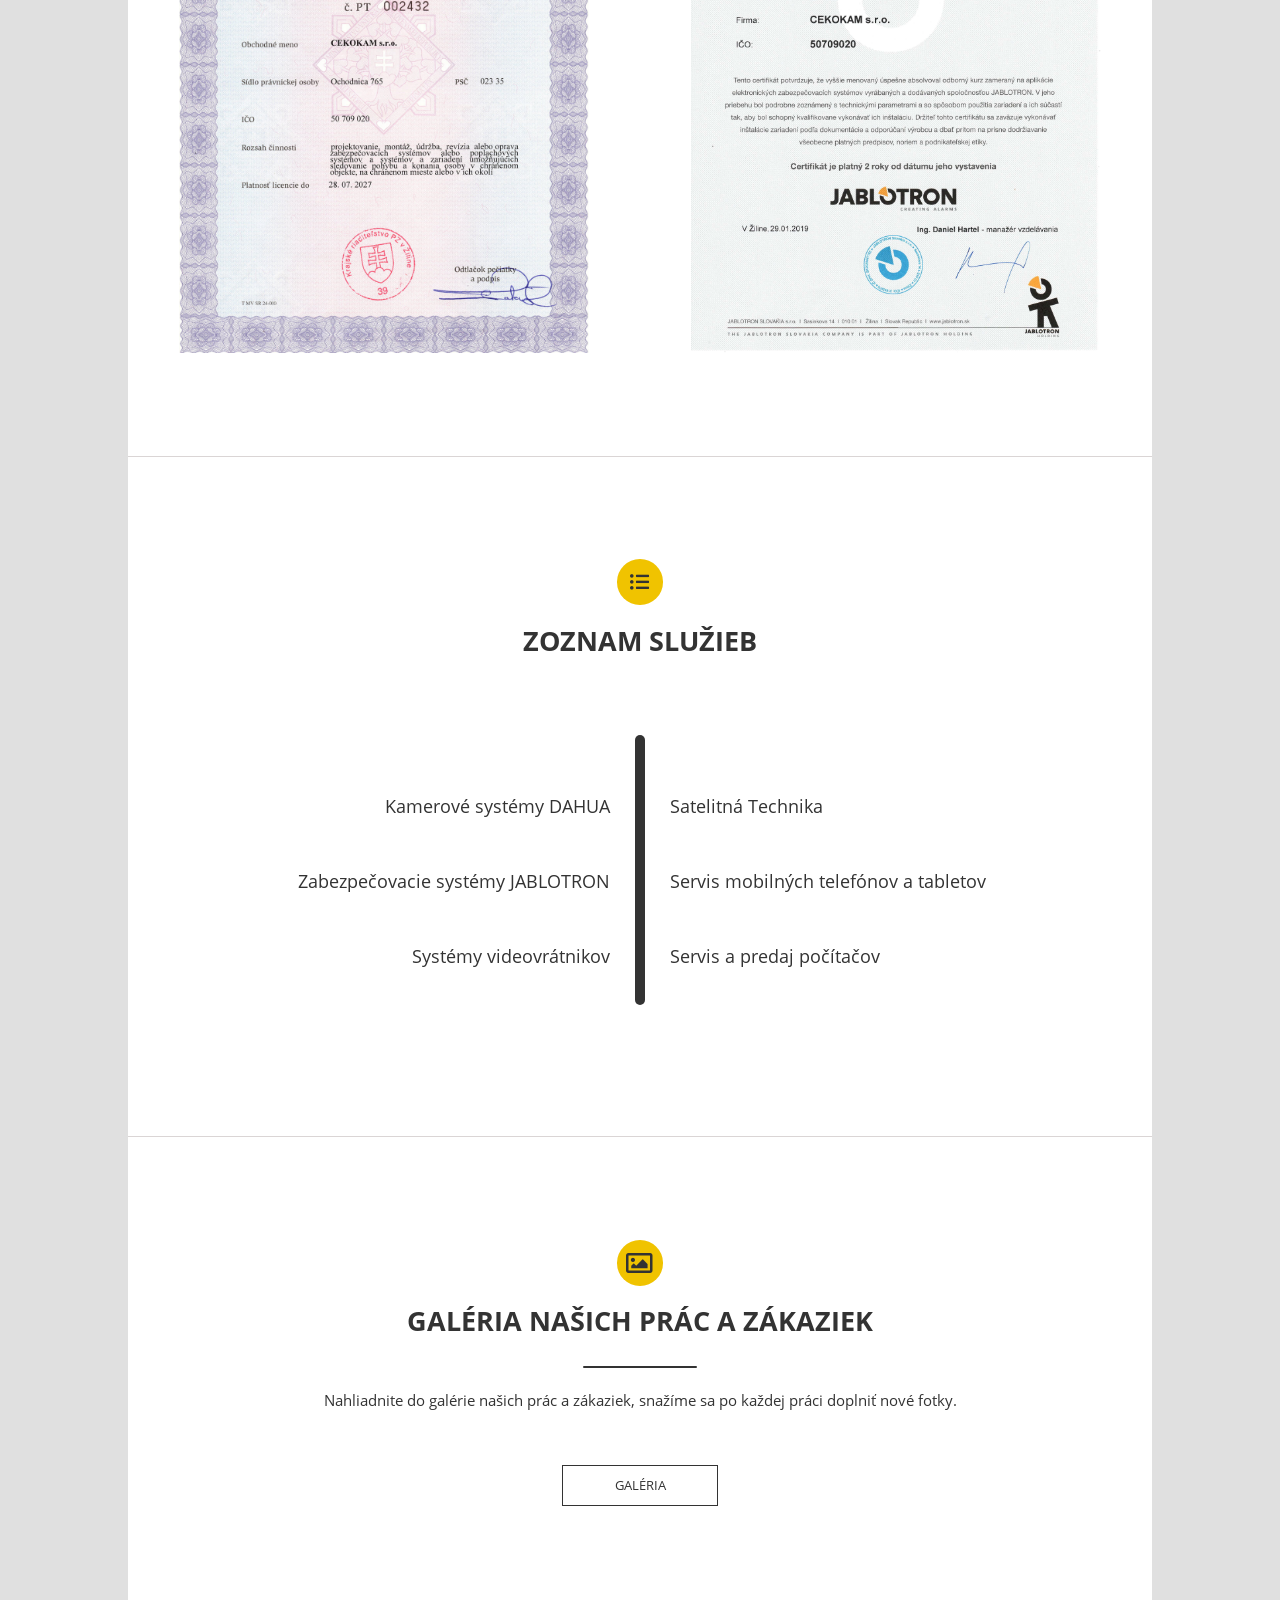
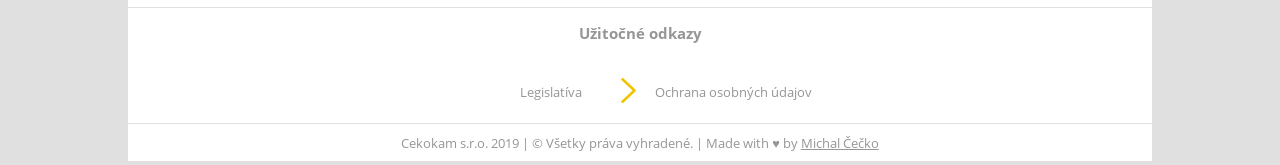
<file: onas.html>
<!DOCTYPE html>
<html lang="sk">
<head>
  <meta charset="utf-8">
  <meta http-equiv="X-UA-Compatible" content="IE=edge">
  <meta name="viewport" content="width=device-width, initial-scale=1">
  <meta name="description" content="O firme Cekokam s.r.o. — certifikovaná firma s licenciou na poskytovanie technických služieb v oblasti zabezpečovacích a kamerových systémov.">
  <meta name="keywords" content="cekokam, o nás, certifikát, licencia, jablotron, dahua, technická licencia">
  <meta name="author" content="Michal Čečko">
  <link rel="icon" type="image/png" sizes="32x32" href="assets/icons/favicon-32x32.png">
  <title>O nás — Cekokam</title>
  <link href="assets/style/onas.css" rel="stylesheet">
  <link href="assets/style/style.css" rel="stylesheet">
  <link href="https://fonts.googleapis.com/css?family=Roboto:500&display=swap" rel="stylesheet">
  <link href="https://fonts.googleapis.com/css?family=Russo+One" rel="stylesheet">
  <link rel="stylesheet" href="https://cdnjs.cloudflare.com/ajax/libs/font-awesome/5.15.3/css/all.min.css" crossorigin="anonymous">
</head>
<body>
  <span class="scroll-addition" id="scrollToTop"></span>
  <div class="wrapper">
    <header>
      <input type="checkbox" id="nav-toggle" class="nav-toggle">
      <input type="checkbox" id="sluzby-toggle" class="sluzby-toggle">
      <a class="logo" href="index.html">
        <img src="assets/image/Logo tricko.png" alt="Cekokam s.r.o.">
        <h1>Cekokam</h1>
      </a>
      <nav id="nav">
        <ul id="nav-ul">
          <li><a href="index.html">Domov</a></li>
          <li class="sluzby-dropdown" id="sluzby-dropdown">
            <label for="sluzby-toggle" id="sluzby-toggle-label" class="sluzby-toggle-label">Služby</label>
          </li>
          <div id="show-dropdown" class="shown-dropdown">
            <li><i class="fas fa-circle"></i><a href="kamerove-systemy.html">Kamerové Systémy</a></li>
            <li><i class="fas fa-circle"></i><a href="zabezpecovacie-systemy.html">Zabezpečovacie Systémy</a></li>
            <li><i class="fas fa-circle"></i><a href="satelitna-technika.html">Satelitná Technika</a></li>
            <li style="border-right: none;"><i class="fas fa-circle"></i><a href="dalsie-sluzby.html">Ďalšie Služby</a></li>
          </div>
          <li><a href="onas.html">O nás</a></li>
          <li><a href="kontakt.html">Kontakt</a></li>
        </ul>
      </nav>
      <div class="facebook">
        <a href="https://www.facebook.com/Cekokam/">
          <i class="fab fa-facebook-f"></i>
        </a>
      </div>
      <label for="nav-toggle" id="nav-toggle-label" class="nav-toggle-label">
        <span class="nav-toggle-span"></span>
      </label>
    </header>

    <div class="about-nadpis"><h1>O nás</h1></div>
    <div class="about-container">
      <div class="slideshow">
        <div class="slide fade"><img src="assets/image/about-ss-img1.JPG" style="width:100%"></div>
        <div class="slide fade"><img src="assets/image/about-ss-img2.JPG" style="width:100%"></div>
        <div class="slide fade"><img src="assets/image/about-ss-img3.JPG" style="width:100%"></div>
        <div class="slide fade"><img src="assets/image/about-ss-img4.JPG" style="width:100%"></div>
      </div>
      <div class="about-intro">
        <h1>Kto sme?</h1>
        <span class="ciara"></span>
        <p>V oblasti <b>zabezpečovacích a kamerových systémov</b> sa pohybujeme už <b>6 rokov</b>. Za ten čas sme získali mnoho skúseností, čo sa odzrkadľuje na spokojnosti našich zákazníkov. Využite naše služby naplno. <b>Konzultáciu a cenovú ponuku</b> poskytujeme úplne <b>zdarma a nezáväzne</b>.</p>
      </div>
      <div class="about-certifikat-container">
        <div class="nadpis">
          <span class="symbol"><i class="fas fa-certificate"></i></span>
          <h1>Sme Certifikovaná firma</h1>
          <span class="ciara"></span>
        </div>
        <div class="popis">
          Elektronické zabezpečovacie systémy môžu inštalovať len firmy, ktoré sú <b>držiteľom licencie
          na poskytovanie technických služieb podľa zákona 473/2005 Z.z.</b><br>Prehlasujeme, že <b>sme držiteľmi licencie na prevádzkovanie technickej služby
          v zmysle zákona č.473/2005</b> Z.z. o súkromnej bezpečnosti v rozsahu
          projektovanie, montáž, údržba, revízia a oprava.
        </div>
      </div>
      <div class="about-certifikat-img">
        <img src="assets/image/Technicka Licencia.jpg" alt="">
        <img src="assets/image/Certifikat Jablotron.jpeg" alt="">
      </div>
      <div class="about-ponuka-container">
        <div class="nadpis">
          <span class="symbol"><i class="fas fa-list-ul"></i></span>
          <h1>Zoznam služieb</h1>
        </div>
        <span class="ciara"></span>
        <div class="zoznam-container">
          <ul class="left">
            <li>Kamerové systémy DAHUA</li>
            <li>Zabezpečovacie systémy JABLOTRON</li>
            <li>Systémy videovrátnikov</li>
          </ul>
          <span class="listMiddleColumn"></span>
          <ul class="right">
            <li>Satelitná Technika</li>
            <li>Servis mobilných telefónov a tabletov</li>
            <li>Servis a predaj počítačov</li>
          </ul>
        </div>
      </div>

      <div class="galeria-container">
        <div class="nadpis">
          <span class="symbol"><i class="far fa-image"></i></span>
          <h1>Galéria našich prác a zákaziek</h1>
          <span class="ciara"></span>
        </div>
        <div class="popis">
          <p>Nahliadnite do galérie našich prác a zákaziek, snažíme sa po každej práci doplniť nové fotky.</p>
          <button class="viac-btn" data-href="onas-galeria.html">Galéria</button>
        </div>
      </div>
    </div>

    <a href="#scrollToTop" class="scrolltop" id="scrolltop">
      <i class="fas fa-arrow-up"></i>
    </a>

    <footer class="footer">
      <div class="footer-content">
        <h3>Užitočné odkazy</h3>
        <ul>
          <li><a href="legislativa.html">Legislatíva</a></li>
          <li><a href="oou.html">Ochrana osobných údajov</a></li>
        </ul>
      </div>
      <div class="footer-bottom">
        <div>Cekokam s.r.o. 2019 | &copy; Všetky práva vyhradené. | Made with ♥ by <a href="https://cecko.dev" target="_blank" rel="noopener" style="color: inherit;">Michal Čečko</a></div>
      </div>
    </footer>
  </div>

  <script src="assets/js/general.js"></script>
  <script src="assets/js/onas.js"></script>
</body>
</html>
</file>
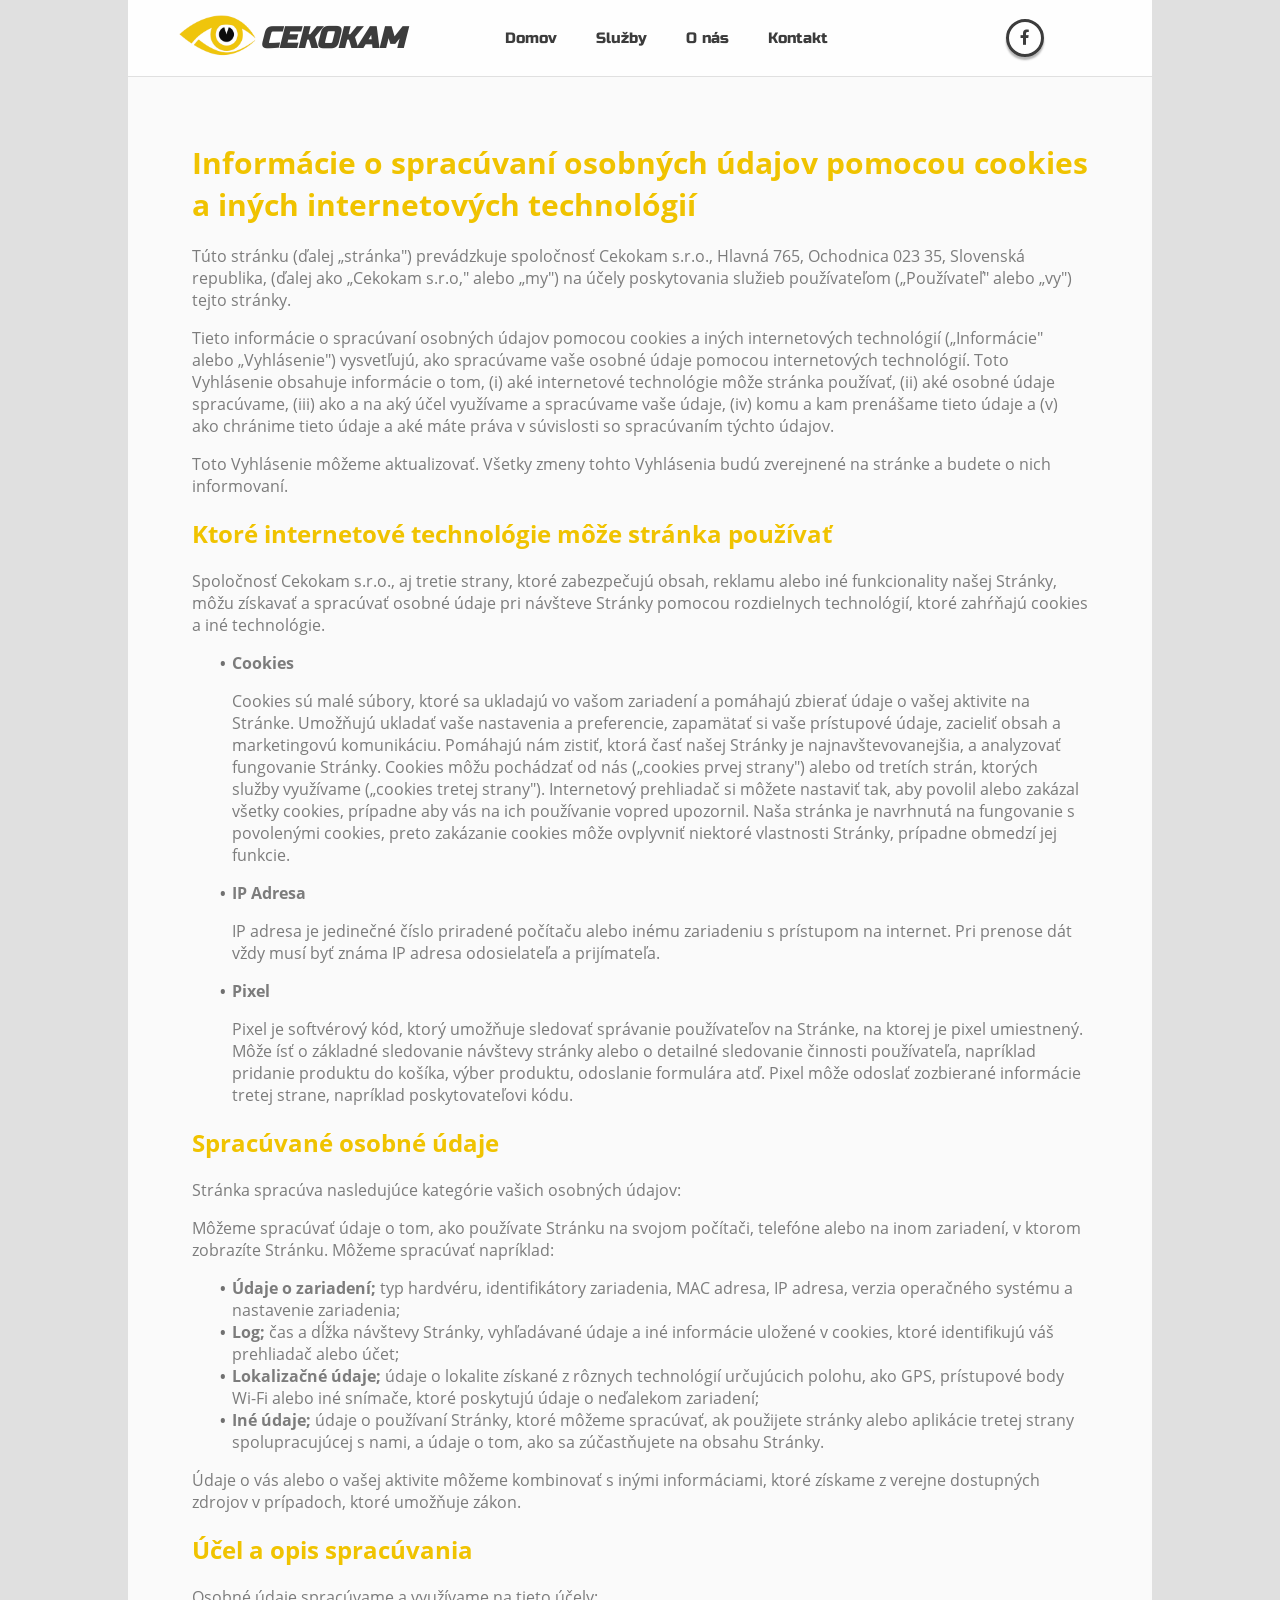
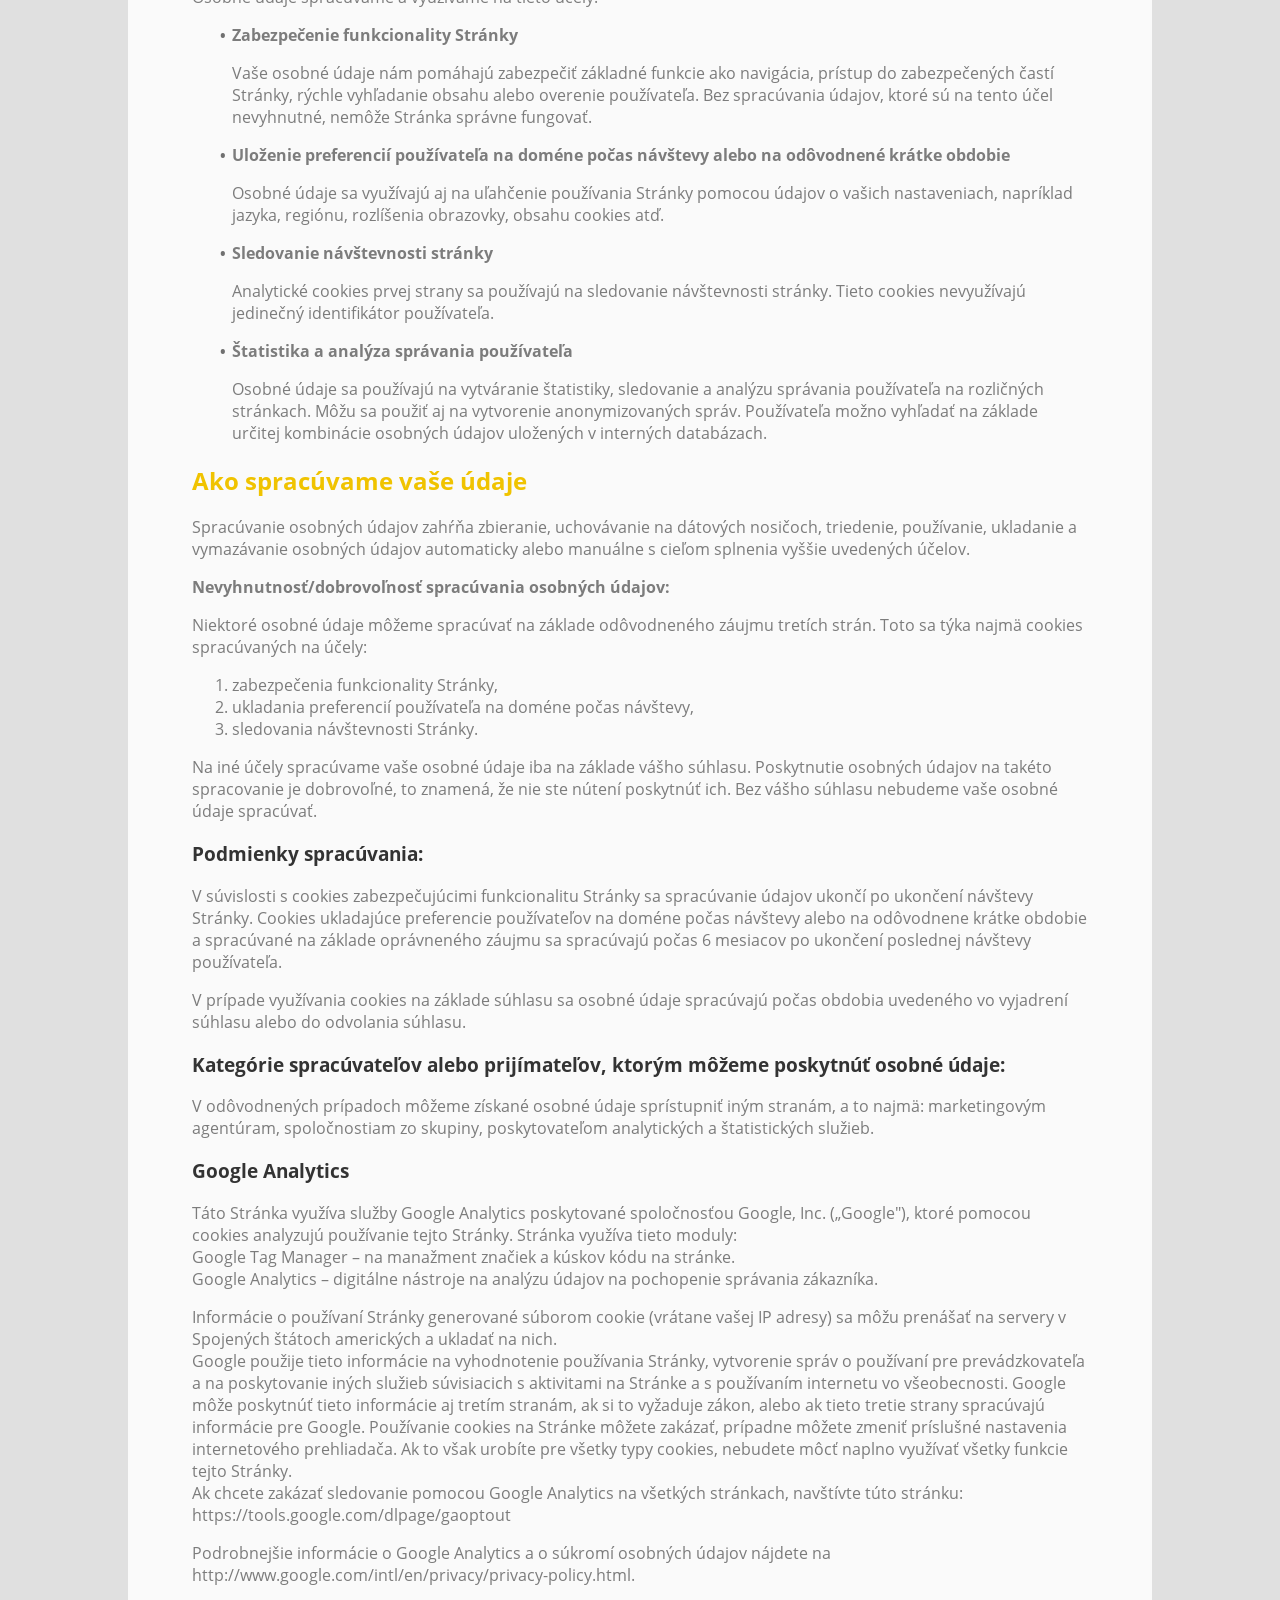
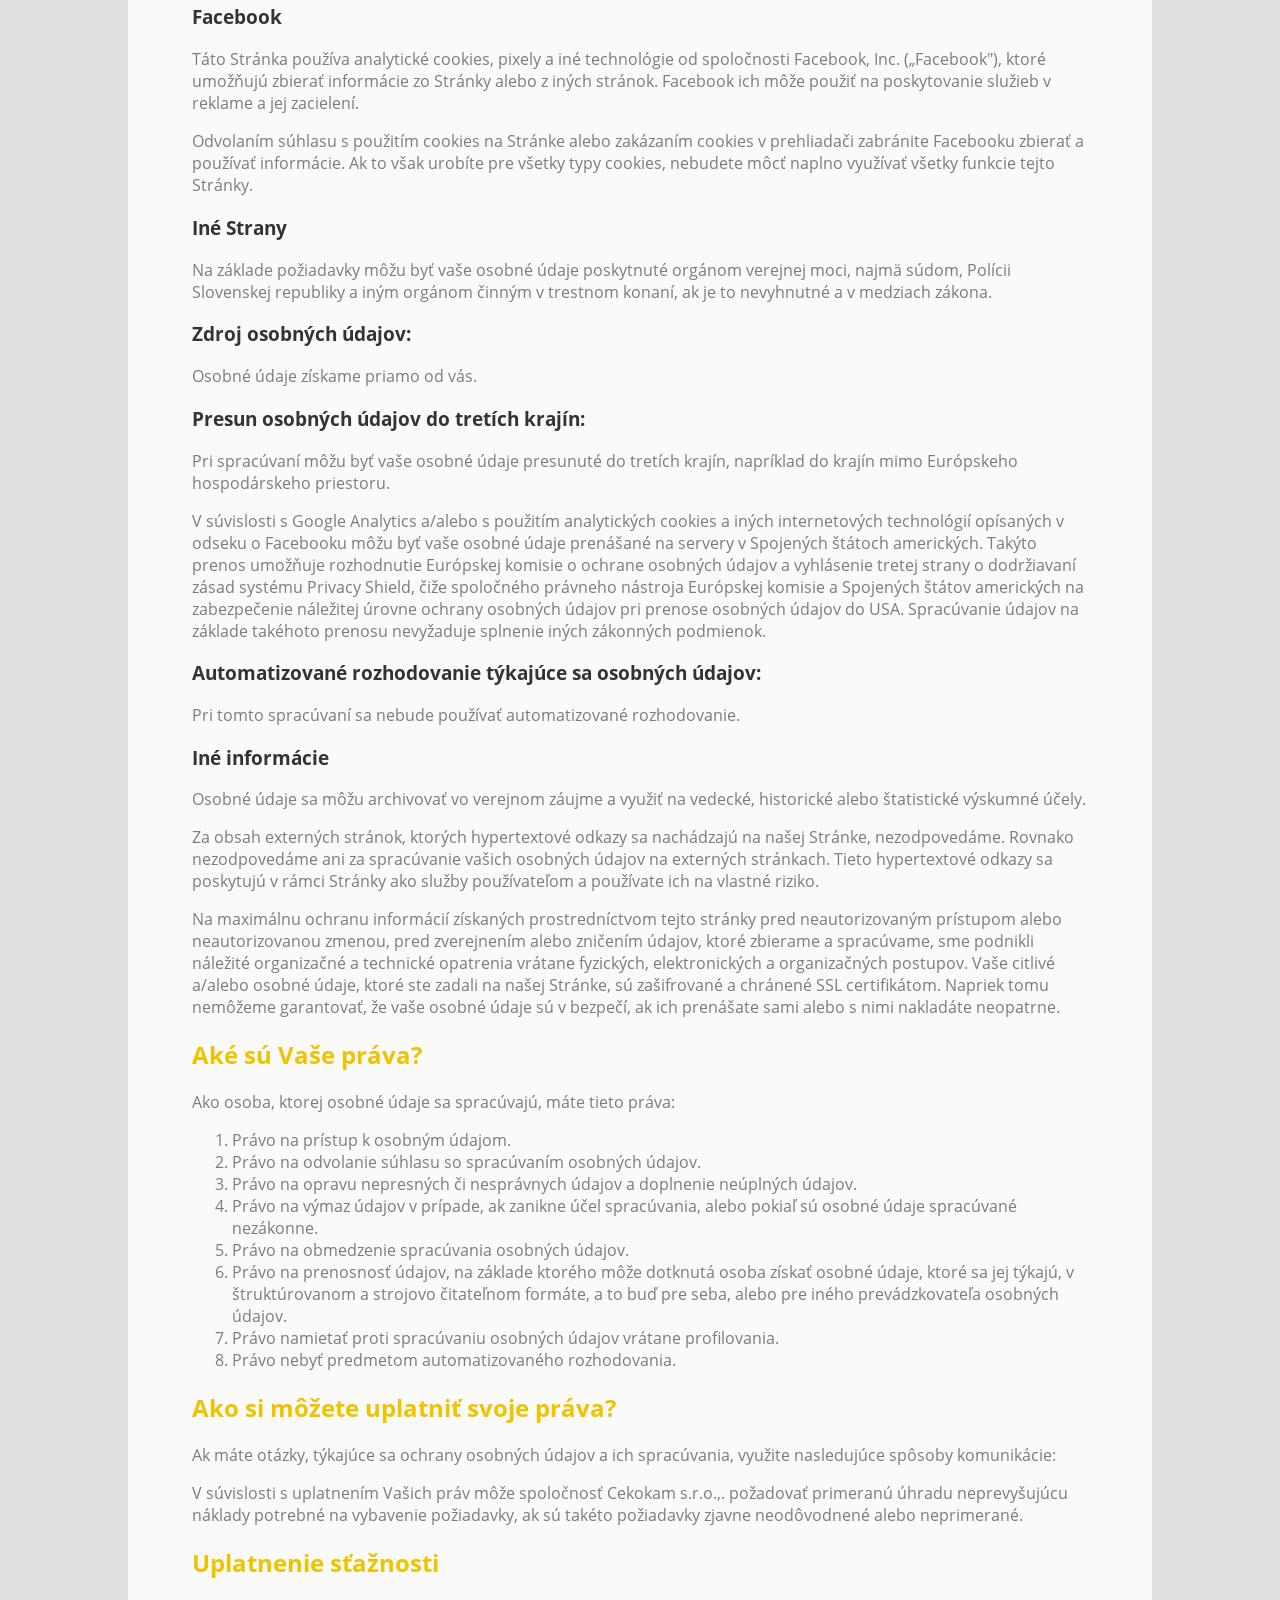
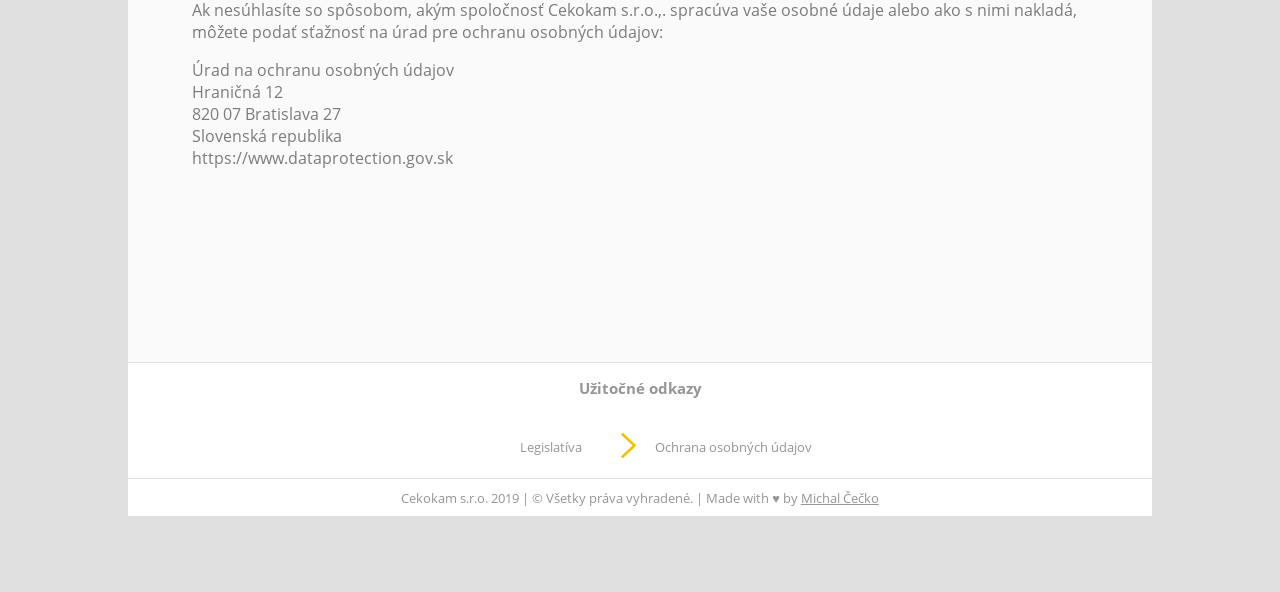
<file: oou.html>
<!DOCTYPE html>
<html lang="sk">
<head>
  <meta charset="utf-8">
  <meta http-equiv="X-UA-Compatible" content="IE=edge">
  <meta name="viewport" content="width=device-width, initial-scale=1">
  <meta name="description" content="Ochrana osobných údajov — informácie o spracúvaní osobných údajov pomocou cookies a iných internetových technológií.">
  <meta name="keywords" content="cekokam, ochrana osobných údajov, cookies, gdpr, súkromie">
  <meta name="author" content="Michal Čečko">
  <link rel="icon" type="image/png" sizes="32x32" href="assets/icons/favicon-32x32.png">
  <title>Ochrana osobných údajov — Cekokam</title>
  <link href="assets/style/oou.css" rel="stylesheet">
  <link href="assets/style/style.css" rel="stylesheet">
  <link href="https://fonts.googleapis.com/css?family=Roboto:500&display=swap" rel="stylesheet">
  <link href="https://fonts.googleapis.com/css?family=Russo+One" rel="stylesheet">
  <link rel="stylesheet" href="https://cdnjs.cloudflare.com/ajax/libs/font-awesome/5.15.3/css/all.min.css" crossorigin="anonymous">
</head>
<body>
  <span class="scroll-addition" id="scrollToTop"></span>
  <div class="wrapper">
    <header>
      <input type="checkbox" id="nav-toggle" class="nav-toggle">
      <input type="checkbox" id="sluzby-toggle" class="sluzby-toggle">
      <a class="logo" href="index.html">
        <img src="assets/image/Logo tricko.png" alt="Cekokam s.r.o.">
        <h1>Cekokam</h1>
      </a>
      <nav id="nav">
        <ul id="nav-ul">
          <li><a href="index.html">Domov</a></li>
          <li class="sluzby-dropdown" id="sluzby-dropdown">
            <label for="sluzby-toggle" id="sluzby-toggle-label" class="sluzby-toggle-label">Služby</label>
          </li>
          <div id="show-dropdown" class="shown-dropdown">
            <li><i class="fas fa-circle"></i><a href="kamerove-systemy.html">Kamerové Systémy</a></li>
            <li><i class="fas fa-circle"></i><a href="zabezpecovacie-systemy.html">Zabezpečovacie Systémy</a></li>
            <li><i class="fas fa-circle"></i><a href="satelitna-technika.html">Satelitná Technika</a></li>
            <li style="border-right: none;"><i class="fas fa-circle"></i><a href="dalsie-sluzby.html">Ďalšie Služby</a></li>
          </div>
          <li><a href="onas.html">O nás</a></li>
          <li><a href="kontakt.html">Kontakt</a></li>
        </ul>
      </nav>
      <div class="facebook">
        <a href="https://www.facebook.com/Cekokam/">
          <i class="fab fa-facebook-f"></i>
        </a>
      </div>
      <label for="nav-toggle" id="nav-toggle-label" class="nav-toggle-label">
        <span class="nav-toggle-span"></span>
      </label>
    </header>

    <div class="container-legislativa">
      <h1>Informácie o spracúvaní osobných údajov pomocou cookies a iných internetových technológií</h1>
      <p>Túto stránku (ďalej „stránka") prevádzkuje spoločnosť Cekokam s.r.o., Hlavná 765, Ochodnica 023 35, Slovenská republika, (ďalej ako „Cekokam s.r.o," alebo „my") na účely poskytovania služieb používateľom („Používateľ" alebo „vy") tejto stránky.</p>
      <p>Tieto informácie o spracúvaní osobných údajov pomocou cookies a iných internetových technológií („Informácie" alebo „Vyhlásenie") vysvetľujú, ako spracúvame vaše osobné údaje pomocou internetových technológií. Toto Vyhlásenie obsahuje informácie o tom, (i) aké internetové technológie môže stránka používať, (ii) aké osobné údaje spracúvame, (iii) ako a na aký účel využívame a spracúvame vaše údaje, (iv) komu a kam prenášame tieto údaje a (v) ako chránime tieto údaje a aké máte práva v súvislosti so spracúvaním týchto údajov.</p>
      <p>Toto Vyhlásenie môžeme aktualizovať. Všetky zmeny tohto Vyhlásenia budú zverejnené na stránke a budete o nich informovaní.</p>
      <h2>Ktoré internetové technológie môže stránka používať</h2>
      <p>Spoločnosť Cekokam s.r.o., aj tretie strany, ktoré zabezpečujú obsah, reklamu alebo iné funkcionality našej Stránky, môžu získavať a spracúvať osobné údaje pri návšteve Stránky pomocou rozdielnych technológií, ktoré zahŕňajú cookies a iné technológie.</p>
      <ul>
        <li><b>Cookies</b></li>
        <p>Cookies sú malé súbory, ktoré sa ukladajú vo vašom zariadení a pomáhajú zbierať údaje o vašej aktivite na Stránke. Umožňujú ukladať vaše nastavenia a preferencie, zapamätať si vaše prístupové údaje, zacieliť obsah a marketingovú komunikáciu. Pomáhajú nám zistiť, ktorá časť našej Stránky je najnavštevovanejšia, a analyzovať fungovanie Stránky. Cookies môžu pochádzať od nás („cookies prvej strany") alebo od tretích strán, ktorých služby využívame („cookies tretej strany"). Internetový prehliadač si môžete nastaviť tak, aby povolil alebo zakázal všetky cookies, prípadne aby vás na ich používanie vopred upozornil. Naša stránka je navrhnutá na fungovanie s povolenými cookies, preto zakázanie cookies môže ovplyvniť niektoré vlastnosti Stránky, prípadne obmedzí jej funkcie.</p>
        <li><b>IP Adresa</b></li>
        <p>IP adresa je jedinečné číslo priradené počítaču alebo inému zariadeniu s prístupom na internet. Pri prenose dát vždy musí byť známa IP adresa odosielateľa a prijímateľa.</p>
        <li><b>Pixel</b></li>
        <p>Pixel je softvérový kód, ktorý umožňuje sledovať správanie používateľov na Stránke, na ktorej je pixel umiestnený. Môže ísť o základné sledovanie návštevy stránky alebo o detailné sledovanie činnosti používateľa, napríklad pridanie produktu do košíka, výber produktu, odoslanie formulára atď. Pixel môže odoslať zozbierané informácie tretej strane, napríklad poskytovateľovi kódu.</p>
      </ul>

      <h2>Spracúvané osobné údaje</h2>
      <p>Stránka spracúva nasledujúce kategórie vašich osobných údajov:</p>
      <p>Môžeme spracúvať údaje o tom, ako používate Stránku na svojom počítači, telefóne alebo na inom zariadení, v ktorom zobrazíte Stránku. Môžeme spracúvať napríklad:</p>
      <ul>
        <li><b>Údaje o zariadení;</b> typ hardvéru, identifikátory zariadenia, MAC adresa, IP adresa, verzia operačného systému a nastavenie zariadenia;</li>
        <li><b>Log;</b> čas a dĺžka návštevy Stránky, vyhľadávané údaje a iné informácie uložené v cookies, ktoré identifikujú váš prehliadač alebo účet;</li>
        <li><b>Lokalizačné údaje;</b> údaje o lokalite získané z rôznych technológií určujúcich polohu, ako GPS, prístupové body Wi-Fi alebo iné snímače, ktoré poskytujú údaje o neďalekom zariadení;</li>
        <li><b>Iné údaje;</b> údaje o používaní Stránky, ktoré môžeme spracúvať, ak použijete stránky alebo aplikácie tretej strany spolupracujúcej s nami, a údaje o tom, ako sa zúčastňujete na obsahu Stránky.</li>
      </ul>
      <p>Údaje o vás alebo o vašej aktivite môžeme kombinovať s inými informáciami, ktoré získame z verejne dostupných zdrojov v prípadoch, ktoré umožňuje zákon.</p>
      <h2>Účel a opis spracúvania</h2>
      <p>Osobné údaje spracúvame a využívame na tieto účely:</p>
      <ul>
        <li><b>Zabezpečenie funkcionality Stránky</b></li>
        <p>Vaše osobné údaje nám pomáhajú zabezpečiť základné funkcie ako navigácia, prístup do zabezpečených častí Stránky, rýchle vyhľadanie obsahu alebo overenie používateľa. Bez spracúvania údajov, ktoré sú na tento účel nevyhnutné, nemôže Stránka správne fungovať.</p>
        <li><b>Uloženie preferencií používateľa na doméne počas návštevy alebo na odôvodnené krátke obdobie</b></li>
        <p>Osobné údaje sa využívajú aj na uľahčenie používania Stránky pomocou údajov o vašich nastaveniach, napríklad jazyka, regiónu, rozlíšenia obrazovky, obsahu cookies atď.</p>
        <li><b>Sledovanie návštevnosti stránky</b></li>
        <p>Analytické cookies prvej strany sa používajú na sledovanie návštevnosti stránky. Tieto cookies nevyužívajú jedinečný identifikátor používateľa.</p>
        <li><b>Štatistika a analýza správania používateľa</b></li>
        <p>Osobné údaje sa používajú na vytváranie štatistiky, sledovanie a analýzu správania používateľa na rozličných stránkach. Môžu sa použiť aj na vytvorenie anonymizovaných správ. Používateľa možno vyhľadať na základe určitej kombinácie osobných údajov uložených v interných databázach.</p>
      </ul>
      <h2>Ako spracúvame vaše údaje</h2>
      <p>Spracúvanie osobných údajov zahŕňa zbieranie, uchovávanie na dátových nosičoch, triedenie, používanie, ukladanie a vymazávanie osobných údajov automaticky alebo manuálne s cieľom splnenia vyššie uvedených účelov.</p>
      <p><b>Nevyhnutnosť/dobrovoľnosť spracúvania osobných údajov:</b></p>
      <p>Niektoré osobné údaje môžeme spracúvať na základe odôvodneného záujmu tretích strán. Toto sa týka najmä cookies spracúvaných na účely:</p>
      <ol>
        <li>zabezpečenia funkcionality Stránky,</li>
        <li>ukladania preferencií používateľa na doméne počas návštevy,</li>
        <li>sledovania návštevnosti Stránky.</li>
      </ol>
      <p>Na iné účely spracúvame vaše osobné údaje iba na základe vášho súhlasu. Poskytnutie osobných údajov na takéto spracovanie je dobrovoľné, to znamená, že nie ste nútení poskytnúť ich. Bez vášho súhlasu nebudeme vaše osobné údaje spracúvať.</p>
      <h3>Podmienky spracúvania:</h3>
      <p>V súvislosti s cookies zabezpečujúcimi funkcionalitu Stránky sa spracúvanie údajov ukončí po ukončení návštevy Stránky. Cookies ukladajúce preferencie používateľov na doméne počas návštevy alebo na odôvodnene krátke obdobie a spracúvané na základe oprávneného záujmu sa spracúvajú počas 6 mesiacov po ukončení poslednej návštevy používateľa.</p>
      <p>V prípade využívania cookies na základe súhlasu sa osobné údaje spracúvajú počas obdobia uvedeného vo vyjadrení súhlasu alebo do odvolania súhlasu.</p>
      <h3>Kategórie spracúvateľov alebo prijímateľov, ktorým môžeme poskytnúť osobné údaje:</h3>
      <p>V odôvodnených prípadoch môžeme získané osobné údaje sprístupniť iným stranám, a to najmä: marketingovým agentúram, spoločnostiam zo skupiny, poskytovateľom analytických a štatistických služieb.</p>
      <h3>Google Analytics</h3>
      <p>Táto Stránka využíva služby Google Analytics poskytované spoločnosťou Google, Inc. („Google"), ktoré pomocou cookies analyzujú používanie tejto Stránky. Stránka využíva tieto moduly:
      <br>Google Tag Manager – na manažment značiek a kúskov kódu na stránke.
      <br>Google Analytics – digitálne nástroje na analýzu údajov na pochopenie správania zákazníka.</p>
      <p>Informácie o používaní Stránky generované súborom cookie (vrátane vašej IP adresy) sa môžu prenášať na servery v Spojených štátoch amerických a ukladať na nich.
      <br>Google použije tieto informácie na vyhodnotenie používania Stránky, vytvorenie správ o používaní pre prevádzkovateľa a na poskytovanie iných služieb súvisiacich s aktivitami na Stránke a s používaním internetu vo všeobecnosti. Google môže poskytnúť tieto informácie aj tretím stranám, ak si to vyžaduje zákon, alebo ak tieto tretie strany spracúvajú informácie pre Google. Používanie cookies na Stránke môžete zakázať, prípadne môžete zmeniť príslušné nastavenia internetového prehliadača. Ak to však urobíte pre všetky typy cookies, nebudete môcť naplno využívať všetky funkcie tejto Stránky.
      <br>Ak chcete zakázať sledovanie pomocou Google Analytics na všetkých stránkach, navštívte túto stránku: https://tools.google.com/dlpage/gaoptout</p>
      <p>Podrobnejšie informácie o Google Analytics a o súkromí osobných údajov nájdete na http://www.google.com/intl/en/privacy/privacy-policy.html.</p>
      <h3>Facebook</h3>
      <p>Táto Stránka používa analytické cookies, pixely a iné technológie od spoločnosti Facebook, Inc. („Facebook"), ktoré umožňujú zbierať informácie zo Stránky alebo z iných stránok. Facebook ich môže použiť na poskytovanie služieb v reklame a jej zacielení.</p>
      <p>Odvolaním súhlasu s použitím cookies na Stránke alebo zakázaním cookies v prehliadači zabránite Facebooku zbierať a používať informácie. Ak to však urobíte pre všetky typy cookies, nebudete môcť naplno využívať všetky funkcie tejto Stránky.</p>
      <h3>Iné Strany</h3>
      <p>Na základe požiadavky môžu byť vaše osobné údaje poskytnuté orgánom verejnej moci, najmä súdom, Polícii Slovenskej republiky a iným orgánom činným v trestnom konaní, ak je to nevyhnutné a v medziach zákona.</p>
      <h3>Zdroj osobných údajov:</h3>
      <p>Osobné údaje získame priamo od vás.</p>
      <h3>Presun osobných údajov do tretích krajín:</h3>
      <p>Pri spracúvaní môžu byť vaše osobné údaje presunuté do tretích krajín, napríklad do krajín mimo Európskeho hospodárskeho priestoru.</p>
      <p>V súvislosti s Google Analytics a/alebo s použitím analytických cookies a iných internetových technológií opísaných v odseku o Facebooku môžu byť vaše osobné údaje prenášané na servery v Spojených štátoch amerických. Takýto prenos umožňuje rozhodnutie Európskej komisie o ochrane osobných údajov a vyhlásenie tretej strany o dodržiavaní zásad systému Privacy Shield, čiže spoločného právneho nástroja Európskej komisie a Spojených štátov amerických na zabezpečenie náležitej úrovne ochrany osobných údajov pri prenose osobných údajov do USA. Spracúvanie údajov na základe takéhoto prenosu nevyžaduje splnenie iných zákonných podmienok.</p>
      <h3>Automatizované rozhodovanie týkajúce sa osobných údajov:</h3>
      <p>Pri tomto spracúvaní sa nebude používať automatizované rozhodovanie.</p>
      <h3>Iné informácie</h3>
      <p>Osobné údaje sa môžu archivovať vo verejnom záujme a využiť na vedecké, historické alebo štatistické výskumné účely.</p>
      <p>Za obsah externých stránok, ktorých hypertextové odkazy sa nachádzajú na našej Stránke, nezodpovedáme. Rovnako nezodpovedáme ani za spracúvanie vašich osobných údajov na externých stránkach. Tieto hypertextové odkazy sa poskytujú v rámci Stránky ako služby používateľom a používate ich na vlastné riziko.</p>
      <p>Na maximálnu ochranu informácií získaných prostredníctvom tejto stránky pred neautorizovaným prístupom alebo neautorizovanou zmenou, pred zverejnením alebo zničením údajov, ktoré zbierame a spracúvame, sme podnikli náležité organizačné a technické opatrenia vrátane fyzických, elektronických a organizačných postupov. Vaše citlivé a/alebo osobné údaje, ktoré ste zadali na našej Stránke, sú zašifrované a chránené SSL certifikátom. Napriek tomu nemôžeme garantovať, že vaše osobné údaje sú v bezpečí, ak ich prenášate sami alebo s nimi nakladáte neopatrne.</p>
      <h2>Aké sú Vaše práva?</h2>
      <p>Ako osoba, ktorej osobné údaje sa spracúvajú, máte tieto práva:</p>
      <ol>
        <li>Právo na prístup k osobným údajom.</li>
        <li>Právo na odvolanie súhlasu so spracúvaním osobných údajov.</li>
        <li>Právo na opravu nepresných či nesprávnych údajov a doplnenie neúplných údajov.</li>
        <li>Právo na výmaz údajov v prípade, ak zanikne účel spracúvania, alebo pokiaľ sú osobné údaje spracúvané nezákonne.</li>
        <li>Právo na obmedzenie spracúvania osobných údajov.</li>
        <li>Právo na prenosnosť údajov, na základe ktorého môže dotknutá osoba získať osobné údaje, ktoré sa jej týkajú, v štruktúrovanom a strojovo čitateľnom formáte, a to buď pre seba, alebo pre iného prevádzkovateľa osobných údajov.</li>
        <li>Právo namietať proti spracúvaniu osobných údajov vrátane profilovania.</li>
        <li>Právo nebyť predmetom automatizovaného rozhodovania.</li>
      </ol>
      <h2>Ako si môžete uplatniť svoje práva?</h2>
      <p>Ak máte otázky, týkajúce sa ochrany osobných údajov a ich spracúvania, využite nasledujúce spôsoby komunikácie:</p>
      <p>V súvislosti s uplatnením Vašich práv môže spoločnosť Cekokam s.r.o.,. požadovať primeranú úhradu neprevyšujúcu náklady potrebné na vybavenie požiadavky, ak sú takéto požiadavky zjavne neodôvodnené alebo neprimerané.</p>
      <h2>Uplatnenie sťažnosti</h2>
      <p>Ak nesúhlasíte so spôsobom, akým spoločnosť Cekokam s.r.o.,. spracúva vaše osobné údaje alebo ako s nimi nakladá, môžete podať sťažnosť na úrad pre ochranu osobných údajov:</p>
      <p>Úrad na ochranu osobných údajov<br> Hraničná 12<br>820 07 Bratislava 27<br>Slovenská republika<br>https://www.dataprotection.gov.sk</p>
    </div>

    <a href="#scrollToTop" class="scrolltop" id="scrolltop">
      <i class="fas fa-arrow-up"></i>
    </a>

    <footer class="footer">
      <div class="footer-content">
        <h3>Užitočné odkazy</h3>
        <ul>
          <li><a href="legislativa.html">Legislatíva</a></li>
          <li><a href="oou.html">Ochrana osobných údajov</a></li>
        </ul>
      </div>
      <div class="footer-bottom">
        <div>Cekokam s.r.o. 2019 | &copy; Všetky práva vyhradené. | Made with ♥ by <a href="https://cecko.dev" target="_blank" rel="noopener" style="color: inherit;">Michal Čečko</a></div>
      </div>
    </footer>
  </div>

  <script src="assets/js/general.js"></script>
</body>
</html>
</file>
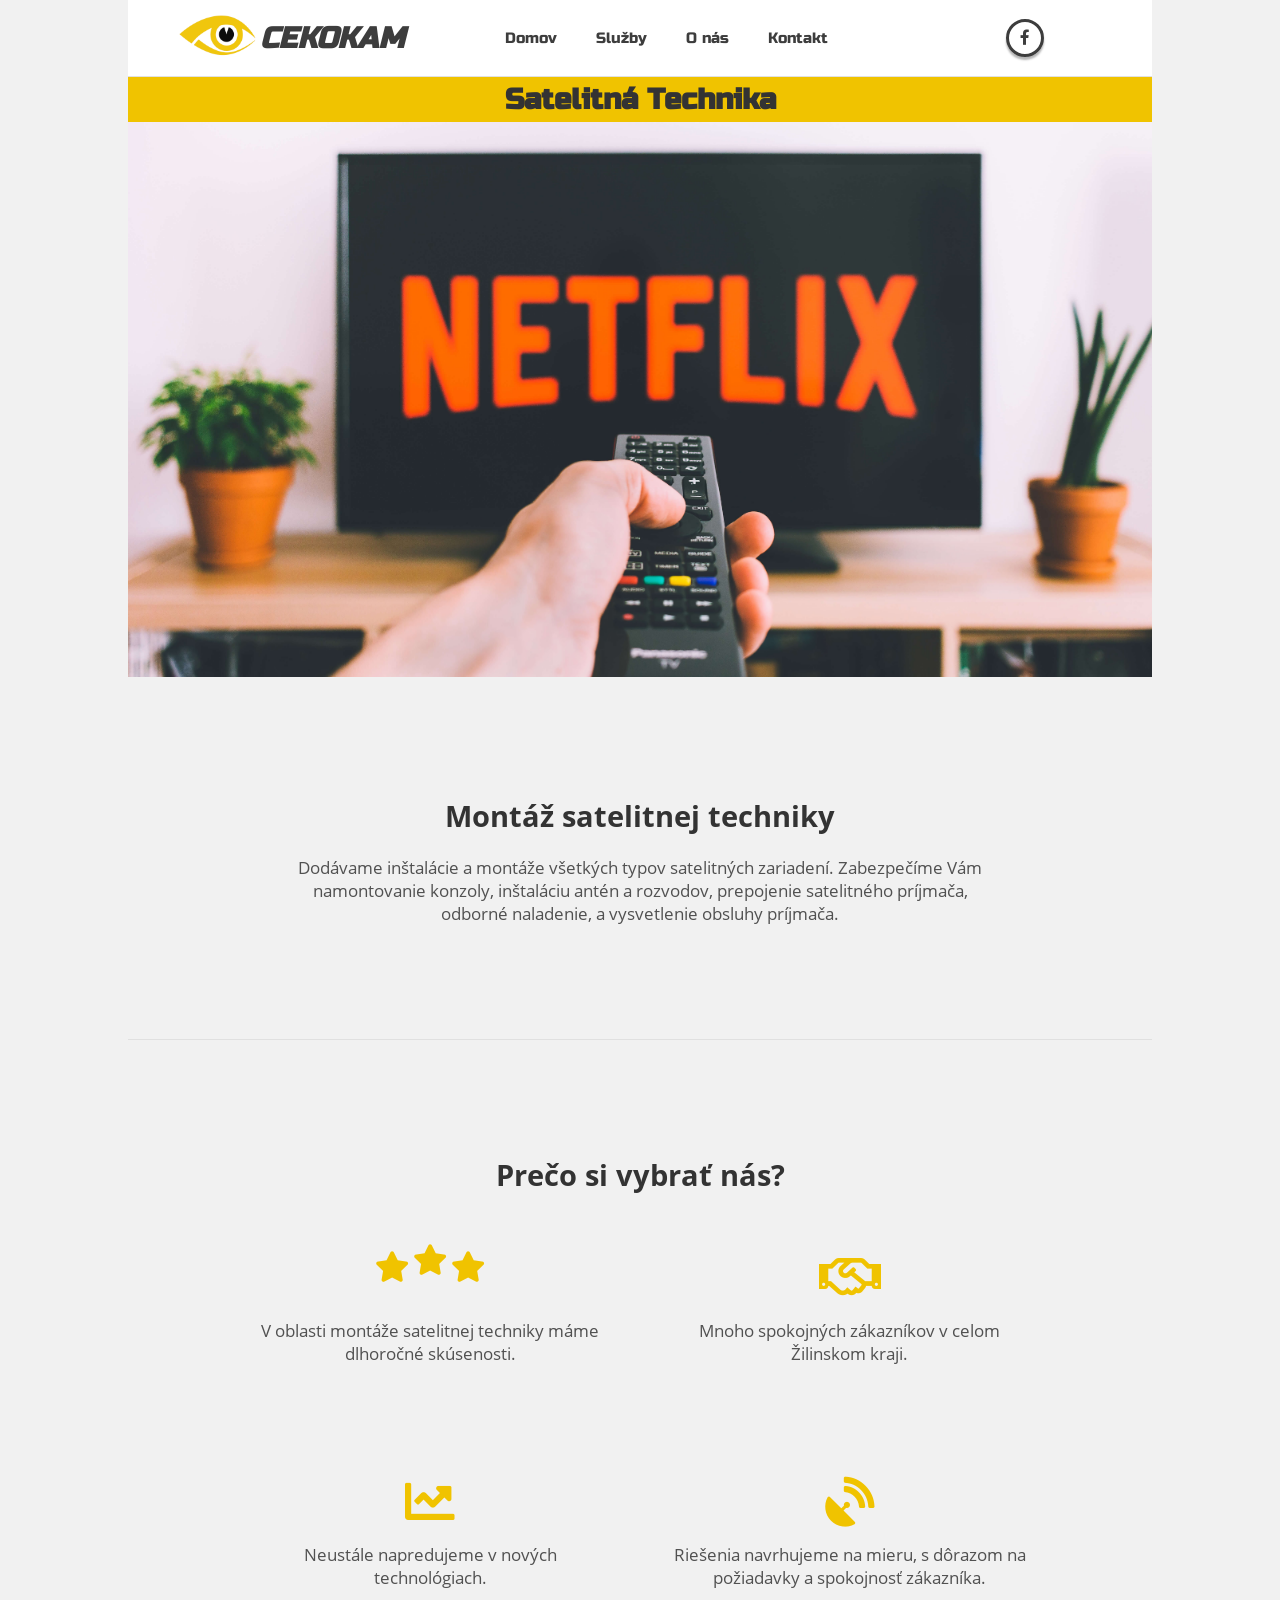
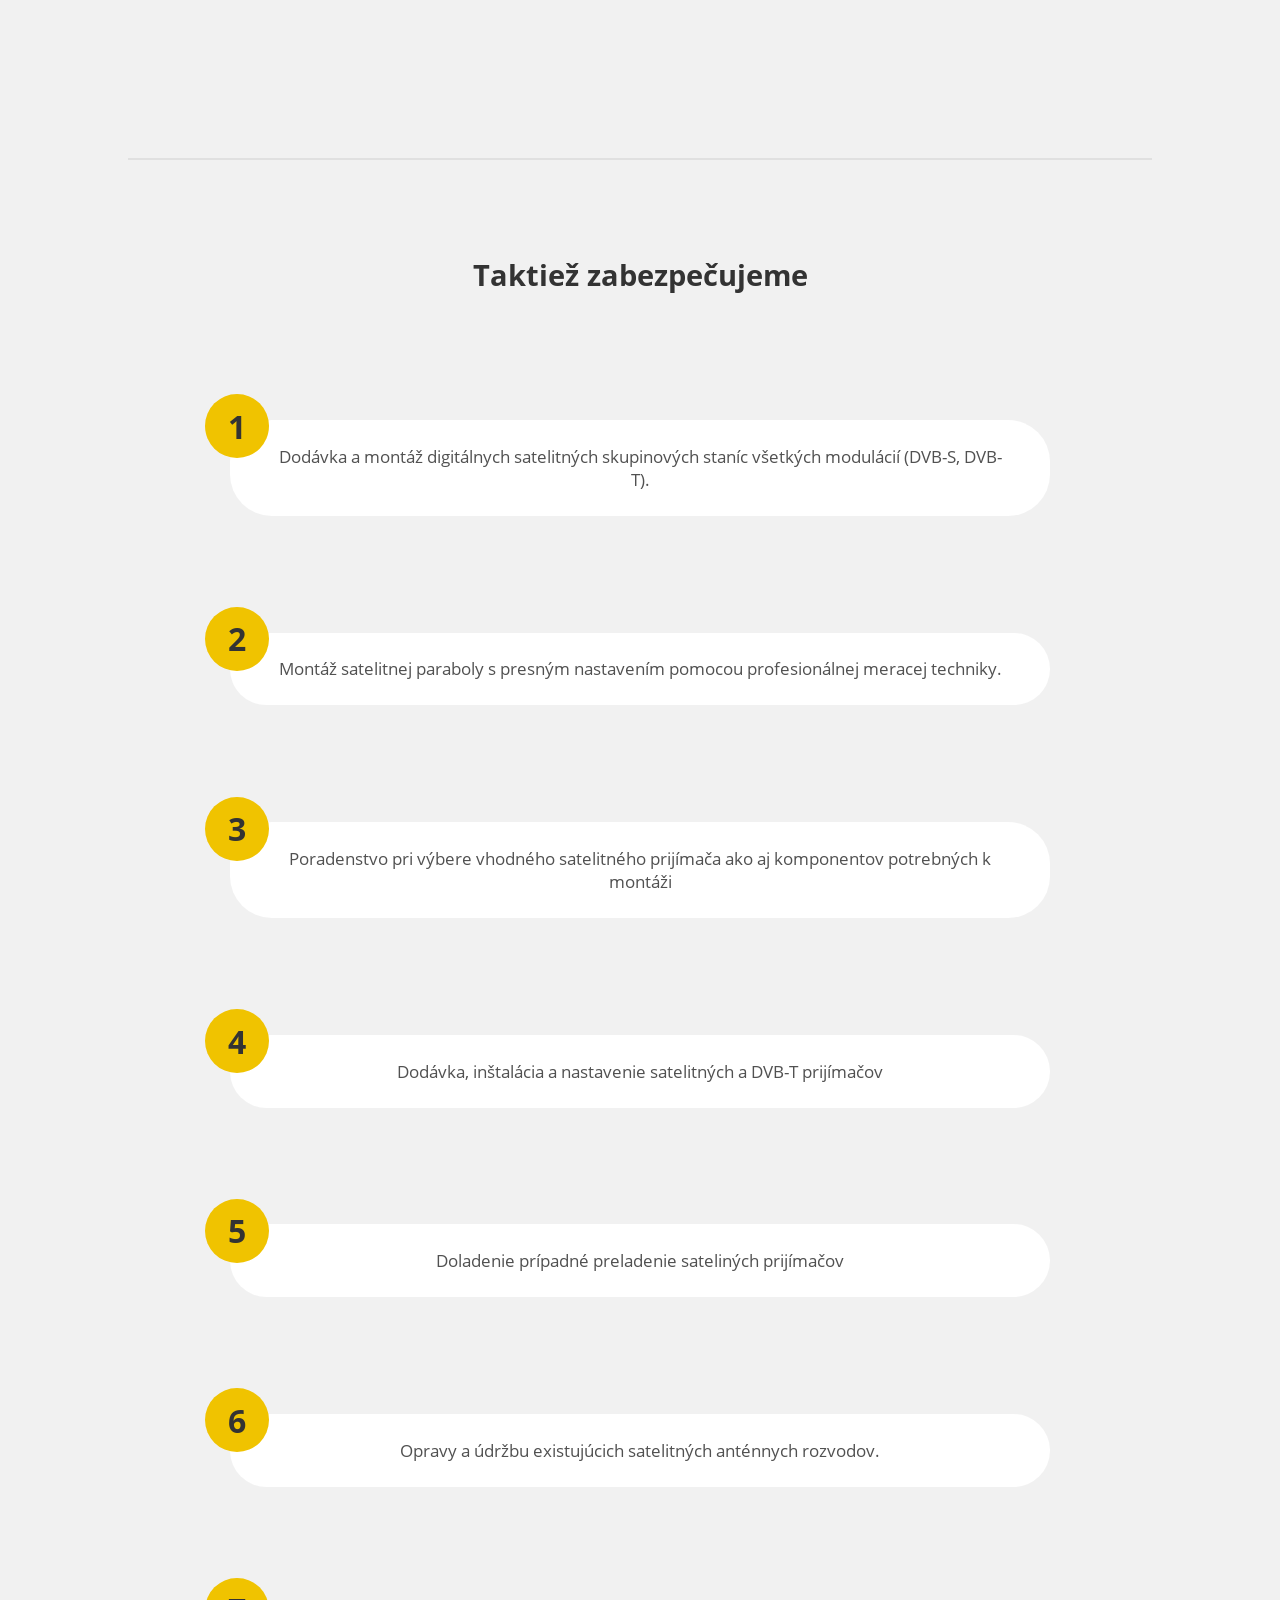
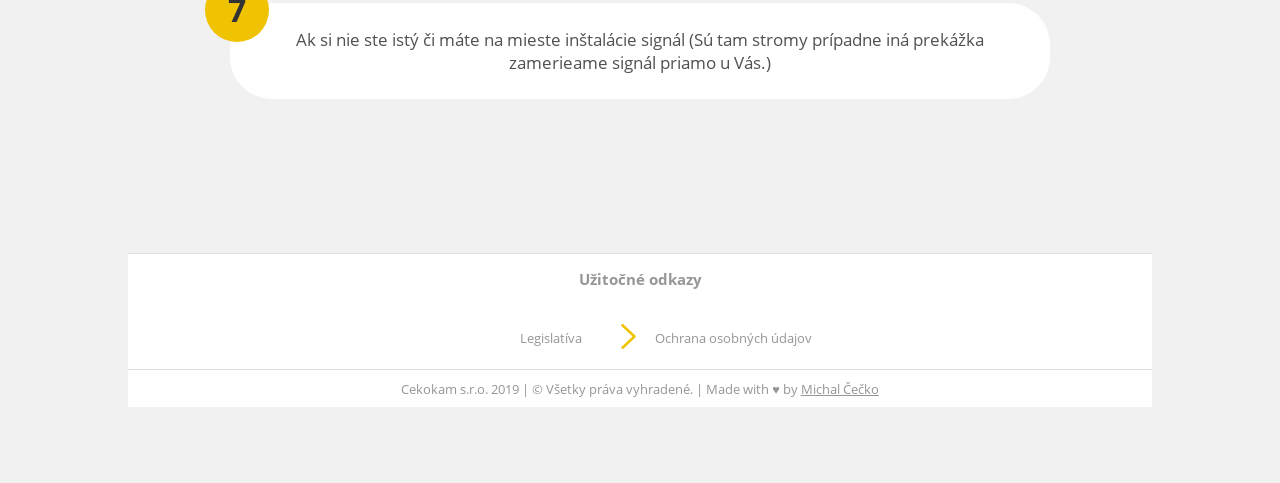
<file: satelitna-technika.html>
<!DOCTYPE html>
<html lang="sk">
<head>
  <meta charset="utf-8">
  <meta http-equiv="X-UA-Compatible" content="IE=edge">
  <meta name="viewport" content="width=device-width, initial-scale=1">
  <meta name="description" content="Montáž satelitnej techniky, antén, parabol a digitálnych satelitných staníc. Odborné nastavenie a poradenstvo.">
  <meta name="keywords" content="cekokam, satelitná technika, satelitná televízia, montáž satelitu, parabola, dvb-s, dvb-t">
  <meta name="author" content="Michal Čečko">
  <link rel="icon" type="image/png" sizes="32x32" href="assets/icons/favicon-32x32.png">
  <title>Satelitná Technika — Cekokam</title>
  <link href="assets/style/satelitna-technika.css" rel="stylesheet">
  <link href="assets/style/style.css" rel="stylesheet">
  <link href="https://fonts.googleapis.com/css?family=Roboto:500&display=swap" rel="stylesheet">
  <link href="https://fonts.googleapis.com/css?family=Russo+One" rel="stylesheet">
  <link rel="stylesheet" href="https://cdnjs.cloudflare.com/ajax/libs/font-awesome/5.15.3/css/all.min.css" crossorigin="anonymous">
</head>
<body>
  <span class="scroll-addition" id="scrollToTop"></span>
  <div class="wrapper">
    <header>
      <input type="checkbox" id="nav-toggle" class="nav-toggle">
      <input type="checkbox" id="sluzby-toggle" class="sluzby-toggle">
      <a class="logo" href="index.html">
        <img src="assets/image/Logo tricko.png" alt="Cekokam s.r.o.">
        <h1>Cekokam</h1>
      </a>
      <nav id="nav">
        <ul id="nav-ul">
          <li><a href="index.html">Domov</a></li>
          <li class="sluzby-dropdown" id="sluzby-dropdown">
            <label for="sluzby-toggle" id="sluzby-toggle-label" class="sluzby-toggle-label">Služby</label>
          </li>
          <div id="show-dropdown" class="shown-dropdown">
            <li><i class="fas fa-circle"></i><a href="kamerove-systemy.html">Kamerové Systémy</a></li>
            <li><i class="fas fa-circle"></i><a href="zabezpecovacie-systemy.html">Zabezpečovacie Systémy</a></li>
            <li><i class="fas fa-circle"></i><a href="satelitna-technika.html">Satelitná Technika</a></li>
            <li style="border-right: none;"><i class="fas fa-circle"></i><a href="dalsie-sluzby.html">Ďalšie Služby</a></li>
          </div>
          <li><a href="onas.html">O nás</a></li>
          <li><a href="kontakt.html">Kontakt</a></li>
        </ul>
      </nav>
      <div class="facebook">
        <a href="https://www.facebook.com/Cekokam/">
          <i class="fab fa-facebook-f"></i>
        </a>
      </div>
      <label for="nav-toggle" id="nav-toggle-label" class="nav-toggle-label">
        <span class="nav-toggle-span"></span>
      </label>
    </header>

    <div class="satelit-container">
      <div class="satelit-main-nadpis"><h1>Satelitná Technika</h1></div>

      <div class="satelit-hero-container">
        <img src="assets/image/pozadieTV1.jpg" alt="">
      </div>

      <div class="satelit-intro">
        <h1>Montáž satelitnej techniky</h1>
        <p>Dodávame inštalácie a montáže všetkých typov satelitných zariadení. Zabezpečíme Vám namontovanie konzoly, inštaláciu antén a rozvodov, prepojenie satelitného príjmača, odborné naladenie, a vysvetlenie obsluhy príjmača.</p>
      </div>
      <span class="ciara"></span>
      <h1 class="satelit-nadpis-vyhody">Prečo si vybrať nás?</h1>
      <div class="satelit-vyhody-container">
        <div class="vyhoda left-column">
          <div class="stars-icon">
            <i class="fas fa-star"></i>
            <i class="fas fa-star" style="transform: translateY(-7px);"></i>
            <i class="fas fa-star"></i>
          </div>
          <p>V oblasti montáže satelitnej techniky máme dlhoročné skúsenosti.</p>
        </div>
        <div class="vyhoda right-column">
          <i class="far fa-handshake"></i>
          <p>Mnoho spokojných zákazníkov v celom Žilinskom kraji.</p>
        </div>
        <div class="vyhoda left-column">
          <i class="fas fa-chart-line"></i>
          <p>Neustále napredujeme v nových technológiach.</p>
        </div>
        <div class="vyhoda right-column">
          <i class="fas fa-satellite-dish"></i>
          <p>Riešenia navrhujeme na mieru, s dôrazom na požiadavky a spokojnosť zákazníka.</p>
        </div>
      </div>

      <span class="ciara"></span>
      <div class="satelit-sluzby-container">
        <h1>Taktiež zabezpečujeme</h1>
        <div class="sluzba"><span class="cislo">1</span><p>Dodávka a montáž digitálnych satelitných skupinových staníc všetkých modulácií (DVB-S, DVB-T).</p></div>
        <div class="sluzba"><span class="cislo">2</span><p>Montáž satelitnej paraboly s presným nastavením pomocou profesionálnej meracej techniky.</p></div>
        <div class="sluzba"><span class="cislo">3</span><p>Poradenstvo pri výbere vhodného satelitného prijímača ako aj komponentov potrebných k montáži</p></div>
        <div class="sluzba"><span class="cislo">4</span><p>Dodávka, inštalácia a nastavenie satelitných a DVB-T prijímačov</p></div>
        <div class="sluzba"><span class="cislo">5</span><p>Doladenie prípadné preladenie sateliných prijímačov</p></div>
        <div class="sluzba"><span class="cislo">6</span><p>Opravy a údržbu existujúcich satelitných anténnych rozvodov.</p></div>
        <div class="sluzba"><span class="cislo">7</span><p>Ak si nie ste istý či máte na mieste inštalácie signál (Sú tam stromy prípadne iná prekážka zamerieame signál priamo u Vás.)</p></div>
      </div>
    </div>

    <a href="#scrollToTop" class="scrolltop" id="scrolltop">
      <i class="fas fa-arrow-up"></i>
    </a>

    <footer class="footer">
      <div class="footer-content">
        <h3>Užitočné odkazy</h3>
        <ul>
          <li><a href="legislativa.html">Legislatíva</a></li>
          <li><a href="oou.html">Ochrana osobných údajov</a></li>
        </ul>
      </div>
      <div class="footer-bottom">
        <div>Cekokam s.r.o. 2019 | &copy; Všetky práva vyhradené. | Made with ♥ by <a href="https://cecko.dev" target="_blank" rel="noopener" style="color: inherit;">Michal Čečko</a></div>
      </div>
    </footer>
  </div>

  <script src="assets/js/general.js"></script>
</body>
</html>
</file>
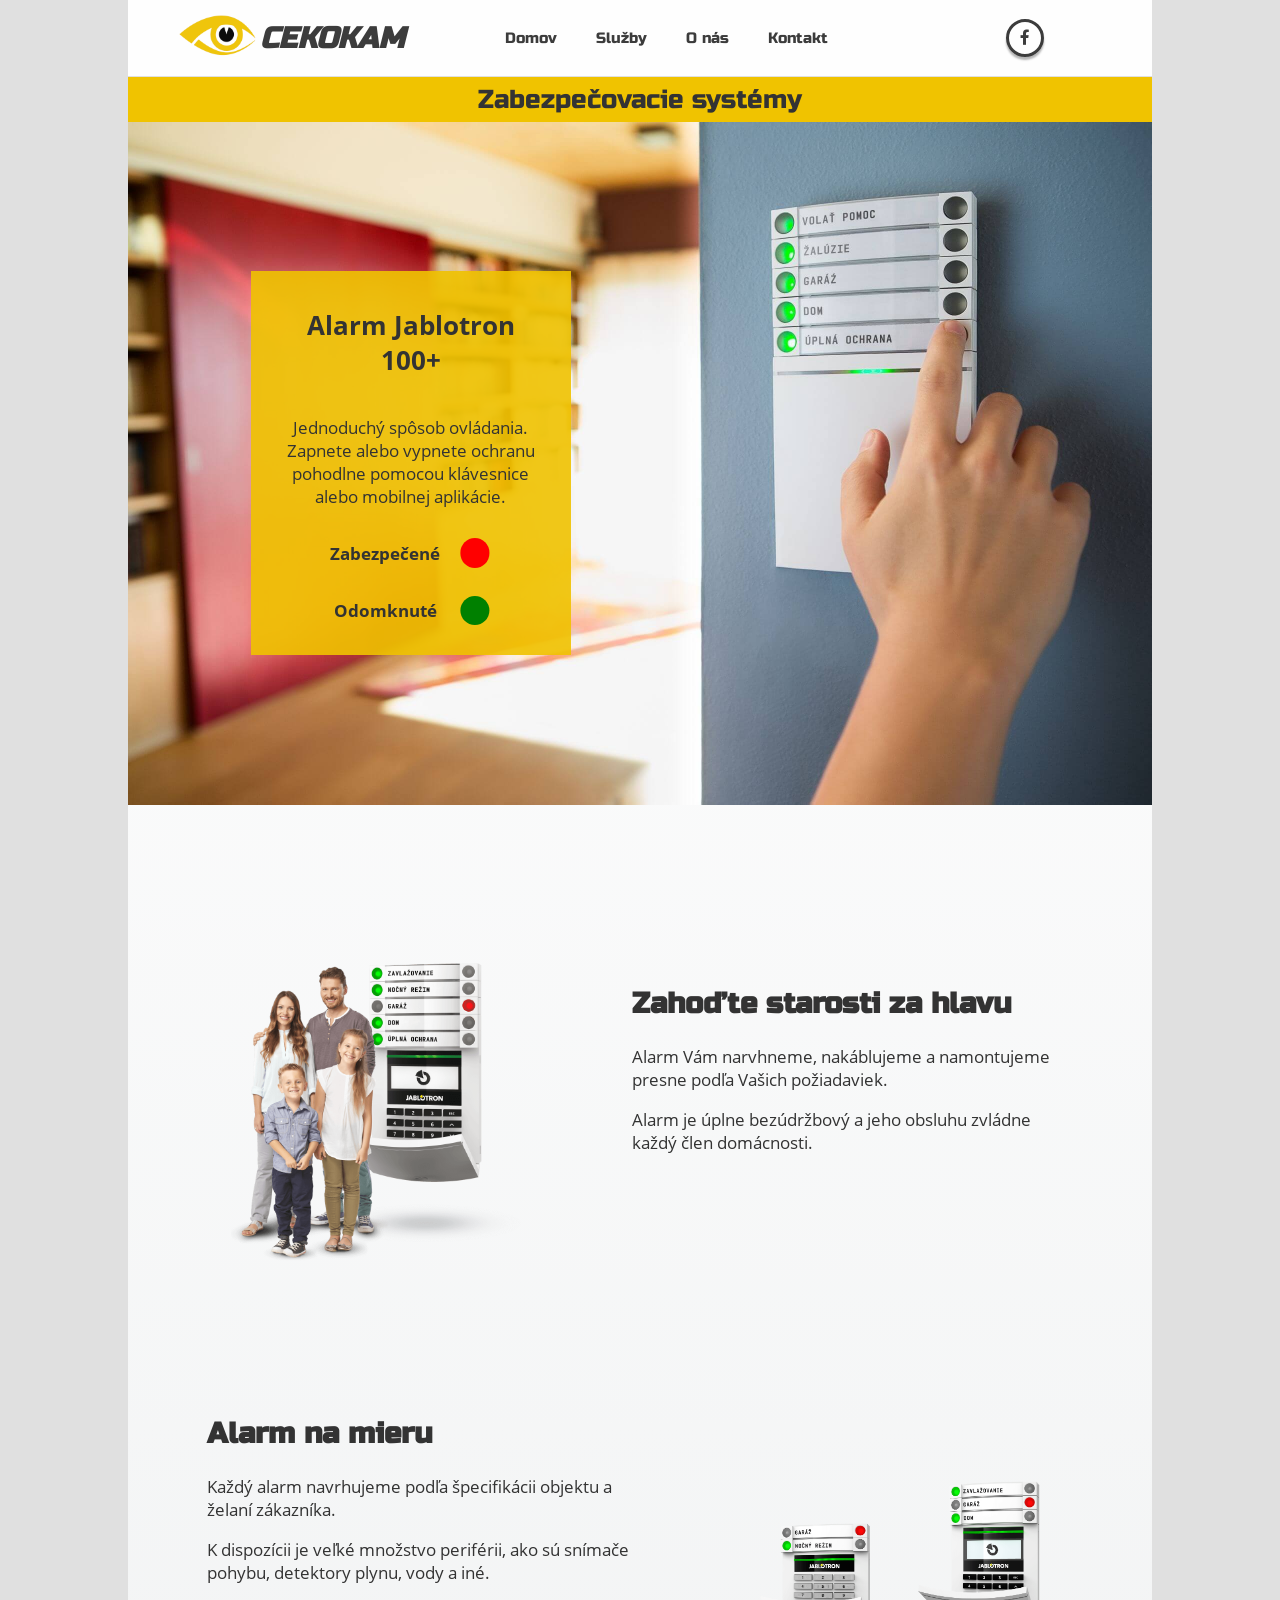
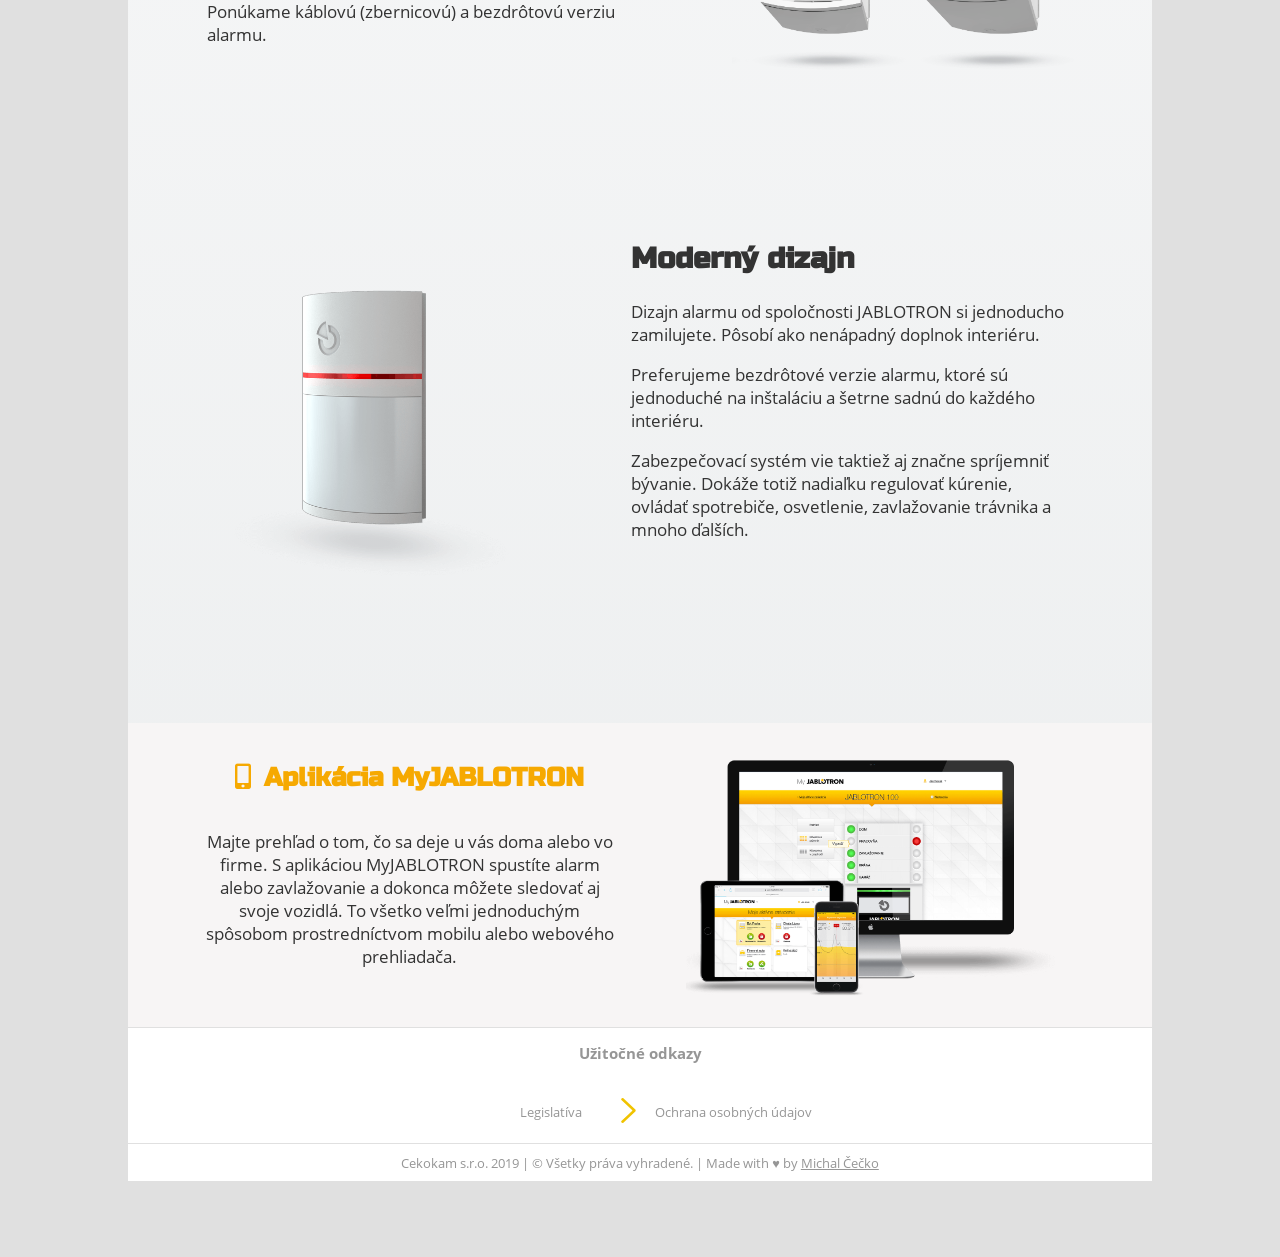
<file: zabezpecovacie-systemy.html>
<!DOCTYPE html>
<html lang="sk">
<head>
  <meta charset="utf-8">
  <meta http-equiv="X-UA-Compatible" content="IE=edge">
  <meta name="viewport" content="width=device-width, initial-scale=1">
  <meta name="description" content="Zabezpečovacie systémy JABLOTRON 100+. Káblové aj bezdrôtové alarmy s ovládaním z mobilu cez aplikáciu MyJABLOTRON.">
  <meta name="keywords" content="cekokam, zabezpečovací systém, zabezpečovacie systémy, alarm, jablotron, jablotron 100+, alarm na mieru">
  <meta name="author" content="Michal Čečko">
  <link rel="icon" type="image/png" sizes="32x32" href="assets/icons/favicon-32x32.png">
  <title>Zabezpečovacie Systémy — Cekokam</title>
  <link href="assets/style/zabezpecovacie-systemy.css" rel="stylesheet">
  <link href="assets/style/style.css" rel="stylesheet">
  <link href="https://fonts.googleapis.com/css?family=Roboto:500&display=swap" rel="stylesheet">
  <link href="https://fonts.googleapis.com/css?family=Russo+One" rel="stylesheet">
  <link rel="stylesheet" href="https://cdnjs.cloudflare.com/ajax/libs/font-awesome/5.15.3/css/all.min.css" crossorigin="anonymous">
</head>
<body>
  <span class="scroll-addition" id="scrollToTop"></span>
  <div class="wrapper">
    <header>
      <input type="checkbox" id="nav-toggle" class="nav-toggle">
      <input type="checkbox" id="sluzby-toggle" class="sluzby-toggle">
      <a class="logo" href="index.html">
        <img src="assets/image/Logo tricko.png" alt="Cekokam s.r.o.">
        <h1>Cekokam</h1>
      </a>
      <nav id="nav">
        <ul id="nav-ul">
          <li><a href="index.html">Domov</a></li>
          <li class="sluzby-dropdown" id="sluzby-dropdown">
            <label for="sluzby-toggle" id="sluzby-toggle-label" class="sluzby-toggle-label">Služby</label>
          </li>
          <div id="show-dropdown" class="shown-dropdown">
            <li><i class="fas fa-circle"></i><a href="kamerove-systemy.html">Kamerové Systémy</a></li>
            <li><i class="fas fa-circle"></i><a href="zabezpecovacie-systemy.html">Zabezpečovacie Systémy</a></li>
            <li><i class="fas fa-circle"></i><a href="satelitna-technika.html">Satelitná Technika</a></li>
            <li style="border-right: none;"><i class="fas fa-circle"></i><a href="dalsie-sluzby.html">Ďalšie Služby</a></li>
          </div>
          <li><a href="onas.html">O nás</a></li>
          <li><a href="kontakt.html">Kontakt</a></li>
        </ul>
      </nav>
      <div class="facebook">
        <a href="https://www.facebook.com/Cekokam/">
          <i class="fab fa-facebook-f"></i>
        </a>
      </div>
      <label for="nav-toggle" id="nav-toggle-label" class="nav-toggle-label">
        <span class="nav-toggle-span"></span>
      </label>
    </header>

    <div class="zs" id="zabezpecovacie-systemy">
      <div class="zs-nadpis">Zabezpečovacie systémy</div>
      <section>
        <div class="zs-hero">
          <img src="assets/image/pozadieJablotron1.jpg" alt="Zabezpečovacie systémy Cekokam s.r.o.">
          <div class="zs-hero-popis">
            <h1>Alarm Jablotron 100+</h1>
            <p>Jednoduchý spôsob ovládania. Zapnete alebo vypnete ochranu pohodlne pomocou klávesnice alebo mobilnej aplikácie.</p>
            <div class="zabezpecene">
              <p><strong>Zabezpečené</strong></p>
              <span class="circle"></span>
            </div>
            <div class="odomknute">
              <p><strong>Odomknuté</strong></p>
              <span class="circle"></span>
            </div>
          </div>
        </div>
      </section>

      <div class="sekcie">
        <section class="zs-sekcia">
          <div class="zs-sekcia-image">
            <img src="assets/image/jablotron2.png" alt="">
          </div>
          <div class="zs-sekcia-popis">
            <h1 class="zs-sekcia-nadpis">Zahoďte starosti za hlavu</h1>
            <p>Alarm Vám narvhneme, nakáblujeme a namontujeme presne podľa Vašich požiadaviek.</p>
            <p>Alarm je úplne bezúdržbový a jeho obsluhu zvládne každý člen domácnosti.</p>
          </div>
        </section>

        <section class="zs-sekcia special">
          <div class="zs-sekcia-popis">
            <h1 class="zs-sekcia-nadpis">Alarm na mieru</h1>
            <p>Každý alarm navrhujeme podľa špecifikácii objektu a želaní zákazníka.</p>
            <p>K dispozícii je veľké množstvo periférii, ako sú snímače pohybu, detektory plynu, vody a iné.</p>
            <p>Ponúkame káblovú (zbernicovú) a bezdrôtovú verziu alarmu.</p>
          </div>
          <div class="zs-sekcia-image">
            <img src="assets/image/namieru.png" alt="">
          </div>
        </section>

        <section class="zs-sekcia">
          <div class="zs-sekcia-image">
            <img src="assets/image/cidlo1.png" alt="">
          </div>
          <div class="zs-sekcia-popis">
            <h1 class="zs-sekcia-nadpis">Moderný dizajn</h1>
            <p>Dizajn alarmu od spoločnosti JABLOTRON si jednoducho zamilujete. Pôsobí ako nenápadný doplnok interiéru.</p>
            <p>Preferujeme bezdrôtové verzie alarmu, ktoré sú jednoduché na inštaláciu a šetrne sadnú do každého interiéru.</p>
            <p>Zabezpečovací systém vie taktiež aj značne spríjemniť bývanie. Dokáže totiž nadiaľku regulovať kúrenie, ovládať spotrebiče, osvetlenie, zavlažovanie trávnika a mnoho ďalších.</p>
          </div>
        </section>
      </div>

      <section class="zs-aplikacia">
        <div class="zs-aplikacia-popis">
          <div class="zs-aplikacia-nadpis">
            <i class="fas fa-mobile-alt"></i>
            <h1>Aplikácia MyJABLOTRON</h1>
          </div>
          <p>Majte prehľad o tom, čo sa deje u vás doma alebo vo firme. S aplikáciou MyJABLOTRON spustíte alarm alebo zavlažovanie a dokonca môžete sledovať aj svoje vozidlá. To všetko veľmi jednoduchým spôsobom prostredníctvom mobilu alebo webového prehliadača.</p>
        </div>
        <div class="zs-aplikacia-image">
          <img src="assets/image/appJablotron.png" alt="">
        </div>
      </section>
    </div>

    <a href="#scrollToTop" class="scrolltop" id="scrolltop">
      <i class="fas fa-arrow-up"></i>
    </a>

    <footer class="footer">
      <div class="footer-content">
        <h3>Užitočné odkazy</h3>
        <ul>
          <li><a href="legislativa.html">Legislatíva</a></li>
          <li><a href="oou.html">Ochrana osobných údajov</a></li>
        </ul>
      </div>
      <div class="footer-bottom">
        <div>Cekokam s.r.o. 2019 | &copy; Všetky práva vyhradené. | Made with ♥ by <a href="https://cecko.dev" target="_blank" rel="noopener" style="color: inherit;">Michal Čečko</a></div>
      </div>
    </footer>
  </div>

  <script src="assets/js/general.js"></script>
</body>
</html>
</file>
<file: assets/style/domov.css>
@keyframes check {
  0% {
    transform: scale(0);
  }
  75% {
    transform: scale(1.2);
  }
  100% {
    transform: scale(1);
  }
}
@keyframes uncheck {
  0% {
    transform: scale(1);
  }
  25% {
    transform: scale(1.2);
  }
  100% {
    transform: scale(0);
  }
}
@font-face {
  font-family: "Open Sans";
  font-style: normal;
  font-weight: 300;
  src: url("../fonts/secondary/open-sans-v23-latin-ext_latin-300.eot");
  src:
    local(""),
    url("../fonts/secondary/open-sans-v23-latin-ext_latin-300.eot?#iefix")
      format("embedded-opentype"),
    url("../fonts/secondary/open-sans-v23-latin-ext_latin-300.woff2")
      format("woff2"),
    url("../fonts/secondary/open-sans-v23-latin-ext_latin-300.woff")
      format("woff"),
    url("../fonts/secondary/open-sans-v23-latin-ext_latin-300.ttf")
      format("truetype"),
    url("../fonts/secondary/open-sans-v23-latin-ext_latin-300.svg#OpenSans")
      format("svg");
}
@font-face {
  font-family: "Open Sans";
  font-style: normal;
  font-weight: 400;
  src: url("../fonts/secondary/open-sans-v23-latin-ext_latin-regular.eot");
  src:
    local(""),
    url("../fonts/secondary/open-sans-v23-latin-ext_latin-regular.eot?#iefix")
      format("embedded-opentype"),
    url("../fonts/secondary/open-sans-v23-latin-ext_latin-regular.woff2")
      format("woff2"),
    url("../fonts/secondary/open-sans-v23-latin-ext_latin-regular.woff")
      format("woff"),
    url("../fonts/secondary/open-sans-v23-latin-ext_latin-regular.ttf")
      format("truetype"),
    url("../fonts/secondary/open-sans-v23-latin-ext_latin-regular.svg#OpenSans")
      format("svg");
}
@font-face {
  font-family: "Open Sans";
  font-style: normal;
  font-weight: 600;
  src: url("../fonts/secondary/open-sans-v23-latin-ext_latin-600.eot");
  src:
    local(""),
    url("../fonts/secondary/open-sans-v23-latin-ext_latin-600.eot?#iefix")
      format("embedded-opentype"),
    url("../fonts/secondary/open-sans-v23-latin-ext_latin-600.woff2")
      format("woff2"),
    url("../fonts/secondary/open-sans-v23-latin-ext_latin-600.woff")
      format("woff"),
    url("../fonts/secondary/open-sans-v23-latin-ext_latin-600.ttf")
      format("truetype"),
    url("../fonts/secondary/open-sans-v23-latin-ext_latin-600.svg#OpenSans")
      format("svg");
}
@font-face {
  font-family: "Open Sans";
  font-style: normal;
  font-weight: 700;
  src: url("../fonts/secondary/open-sans-v23-latin-ext_latin-700.eot");
  src:
    local(""),
    url("../fonts/secondary/open-sans-v23-latin-ext_latin-700.eot?#iefix")
      format("embedded-opentype"),
    url("../fonts/secondary/open-sans-v23-latin-ext_latin-700.woff2")
      format("woff2"),
    url("../fonts/secondary/open-sans-v23-latin-ext_latin-700.woff")
      format("woff"),
    url("../fonts/secondary/open-sans-v23-latin-ext_latin-700.ttf")
      format("truetype"),
    url("../fonts/secondary/open-sans-v23-latin-ext_latin-700.svg#OpenSans")
      format("svg");
}
@font-face {
  font-family: "Open Sans";
  font-style: normal;
  font-weight: 800;
  src: url("../fonts/secondary/open-sans-v23-latin-ext_latin-800.eot");
  src:
    local(""),
    url("../fonts/secondary/open-sans-v23-latin-ext_latin-800.eot?#iefix")
      format("embedded-opentype"),
    url("../fonts/secondary/open-sans-v23-latin-ext_latin-800.woff2")
      format("woff2"),
    url("../fonts/secondary/open-sans-v23-latin-ext_latin-800.woff")
      format("woff"),
    url("../fonts/secondary/open-sans-v23-latin-ext_latin-800.ttf")
      format("truetype"),
    url("../fonts/secondary/open-sans-v23-latin-ext_latin-800.svg#OpenSans")
      format("svg");
}
*,
*::before,
*::after {
  box-sizing: border-box;
}
body,
html {
  padding: 0;
  margin: 0;
  background: #fff;
  height: 100%;
}
.wrapper {
  min-height: 100%;
}
.hero-image-container {
  display: none;
}
#slide {
  width: 100%;
  margin-left: auto;
  margin-right: auto;
  overflow: auto;
  margin-top: 13.542vw;
}
.mySlides {
  display: none;
}
.slideshow-container {
  position: relative;
}
.prev,
.next {
  margin: 0;
  top: 50%;
  -ms-transform: translateY(-50%);
  transform: translateY(-50%);
  cursor: pointer;
  position: absolute;
  padding: 2vw;
}
.next {
  right: 0;
}
.prev img {
  max-width: 5vw;
  height: auto;
  -webkit-transform: rotate(180deg);
  -moz-transform: rotate(180deg);
  -ms-transform: rotate(180deg);
  -o-transform: rotate(180deg);
  transform: rotate(180deg);
}
.next img {
  max-width: 5vw;
  height: auto;
}
.text-right,
.text-left {
  position: absolute;
  width: 40%;
  top: 50%;
  transform: translate(0, -50%);
  font-family: "Open Sans";
  font-weight: bold;
}
.text-left {
  left: 10%;
  text-align: left;
}
.text-right {
  right: 10%;
  text-align: left;
}
.text-right h1,
.text-left h1 {
  text-transform: uppercase;
  color: #333;
  font-size: 3.3vw;
  margin-bottom: 3vw;
}
.text-left p,
.text-right p {
  font-weight: 100;
  color: #585858;
  font-size: 2.5vw;
}
.dot {
  cursor: pointer;
  height: 1.563vw;
  width: 1.563vw;
  margin: 0 1.953vw;
  background-color: #fafafa;
  border-radius: 50%;
  display: inline-block;
  transition: background-color 0.6s ease;
}
.dot-container {
  position: absolute;
  bottom: 2.604vw;
  left: 50%;
  -ms-transform: translateX(-50%);
  transform: translateX(-50%);
}
.active,
.dot:hover {
  background-color: #f0c300;
}
.fade {
  -webkit-animation-name: fade;
  -webkit-animation-duration: 2s;
  animation-name: fade;
  animation-duration: 2s;
}
.ponuka-container {
  width: 100%;
  overflow: auto;
  font-family: "Russo One";
  display: flex;
  color: #333;
  font-size: 1.823vw;
  height: 45.573vw;
  background-image: linear-gradient(180deg, #ffffff 0%, #ebedee 100%);
}
.bubble-container {
  width: 33.33333%;
  text-align: center;
  display: grid;
}
.bubble-container h1 {
  margin-top: 4.5vw;
  letter-spacing: 1px;
}
.bubble-container div {
  height: 23.438vw;
  width: 23.438vw;
  background: #f0c300;
  margin-left: auto;
  margin-right: auto;
  margin-bottom: 2.083vw;
  border-radius: 50%;
  position: relative;
  box-shadow:
    0 4px 8px 0 rgba(0, 0, 0, 0.2),
    0 6px 20px 0 rgba(0, 0, 0, 0.19);
  transition: all 0.25s ease-in-out;
}
.bubble-container div:hover {
  height: 26.042vw;
  width: 26.042vw;
  background: #333;
}
.bubble-container div img {
  position: absolute;
  left: 0;
  right: 0;
  margin-left: auto;
  margin-right: auto;
  top: 50%;
  -ms-transform: translateY(-50%);
  transform: translateY(-50%);
}
.bubble-container .bigger {
  width: 21vw;
  height: auto;
}
.bubble-container .big {
  width: 19vw;
  height: auto;
}
.bubble-container .small {
  width: 16vw;
  height: auto;
}
.kamery {
  font-family: "Open Sans";
  color: #333;
  display: grid;
  grid-template-columns: 100%;
  padding: 19.531vw 5% 3.906vw 5%;
  text-align: center;
  align-items: center;
}
.kamery-image img {
  width: 65vw;
  height: auto;
}
.kamery-popis h1 {
  font-family: "Russo One";
  font-size: 5.208vw;
}
.kamery-popis p {
  font-size: 2.604vw;
  margin-top: 3.906vw;
}
.zs {
  font-family: "Open Sans";
  color: #333;
  display: grid;
  grid-template-columns: 100%;
  padding: 3.906vw 5% 10.417vw 5%;
  text-align: center;
  align-items: center;
}
.zs-image img {
  width: 60%;
  height: auto;
  margin-top: 10.417vw;
}
.zs-popis h1 {
  font-family: "Russo One";
  font-size: 5.208vw;
}
.zs-popis p {
  font-size: 2.604vw;
  margin-top: 3.906vw;
}
.zs-popis input {
  padding: 1.302vw 6.51vw;
  border-radius: 6.51vw;
  border: 0.391vw solid #f0c300;
  color: #333;
  background: none;
  font-family: "Open Sans";
  font-weight: bold;
  text-transform: uppercase;
  margin-top: 3.906vw;
  cursor: pointer;
  transition: all 0.2s ease-in-out;
}
.zs-popis input:hover {
  background: #f0c300;
}
.telka {
  font-family: "Open Sans";
  color: #333;
  display: grid;
  grid-template-columns: 100%;
  padding: 3.906vw 5% 13.021vw 5%;
  text-align: center;
  align-items: center;
}
.telka-image img {
  width: 75%;
  height: auto;
  margin-top: 10.417vw;
}
.telka-popis h1 {
  font-family: "Russo One";
  font-size: 5.208vw;
}
.telka-popis p {
  font-size: 2.604vw;
  margin-top: 3.906vw;
}
.telka-popis input {
  padding: 1.302vw 6.51vw;
  border-radius: 6.51vw;
  border: 0.391vw solid #f0c300;
  color: #333;
  background: none;
  font-family: "Open Sans";
  font-weight: bold;
  text-transform: uppercase;
  margin-top: 3.906vw;
  cursor: pointer;
  transition: all 0.2s ease-in-out;
}
.telka-popis input:hover {
  background: #f0c300;
}
.dalsie-sluzby {
  font-family: "Open Sans";
  color: #333;
  display: grid;
  grid-template-columns: 100%;
  padding: 3.906vw 5% 39.063vw 5%;
  text-align: center;
  align-items: center;
}
.dalsie-sluzby-image img {
  width: 60%;
  height: auto;
  margin-top: 10.417vw;
}
.dalsie-sluzby-popis h1 {
  font-family: "Russo One";
  font-size: 5.208vw;
}
.dalsie-sluzby-popis p {
  font-size: 2.604vw;
  margin-top: 3.906vw;
}
.dalsie-sluzby-popis input {
  padding: 1.302vw 6.51vw;
  border-radius: 6.51vw;
  border: 0.391vw solid #f0c300;
  color: #333;
  background: none;
  font-family: "Open Sans";
  font-weight: bold;
  text-transform: uppercase;
  margin-top: 3.906vw;
  cursor: pointer;
  transition: all 0.2s ease-in-out;
}
.dalsie-sluzby-popis input:hover {
  background: #f0c300;
}
@media screen and (min-width: 950px) {
  body,
  html {
    background-color: #e0e0e0;
  }
  #slide {
    width: 80vw;
    margin-top: 6vw;
  }
  .prev img {
    max-width: 3vw;
  }
  .next img {
    max-width: 3vw;
  }
  .text-right h1,
  .text-left h1 {
    font-size: 2.5vw;
    margin-bottom: 2vw;
  }
  .text-left p,
  .text-right p {
    font-size: 1.5vw;
  }
  .dot {
    height: 1vw;
    width: 1vw;
    margin: 0 1vw;
  }
  .dot-container {
    bottom: 2vw;
  }
  .ponuka-container {
    width: 80vw;
    margin-left: auto;
    margin-right: auto;
    font-size: 1.2vw;
    padding-bottom: 28vw;
    height: 28vw;
  }
  .bubble-container div {
    height: 13vw;
    width: 13vw;
    margin-bottom: 2.2vw;
  }
  .bubble-container div:hover {
    height: 14vw;
    width: 14vw;
  }
  .bubble-container .bigger {
    width: 12vw;
    height: auto;
  }
  .bubble-container .big {
    width: 10vw;
    height: auto;
  }
  .bubble-container .small {
    width: 8vw;
    height: auto;
  }
  .kamery {
    width: 80vw;
    margin-left: auto;
    margin-right: auto;
    background: #fff;
    padding: 6vw 5%;
    grid-template-columns: 50% 50%;
    border-bottom: 1px solid #dad5d5;
  }
  .kamery-image {
    transform: translateX(3vw);
  }
  .kamery-image img {
    width: 35vw;
    height: auto;
  }
  .kamery-popis {
    transform: translateX(3vw);
  }
  .kamery-popis h1 {
    font-size: 2.5vw;
  }
  .kamery-popis p {
    font-size: 1.2vw;
    margin-top: 3.906vw;
  }
  .kamery-popis input {
    padding: 0.8vw 6vw;
    font-size: 1.1vw;
  }
  .zs {
    width: 80vw;
    margin-left: auto;
    margin-right: auto;
    grid-template-columns: 50% 50%;
    grid-template-areas: "column-1 column-2";
    background: #fff;
    border-bottom: 1px solid #dad5d5;
    padding: 6vw 5%;
  }
  .zs-image {
    grid-area: column-1;
    transform: translateX(-3vw);
  }
  .zs-image img {
    margin-top: 0;
  }
  .zs-popis {
    grid-area: column-2;
    transform: translateX(-3vw);
  }
  .zs-popis h1 {
    font-size: 2.5vw;
  }
  .zs-popis p {
    font-size: 1.2vw;
    margin-top: 3.906vw;
  }
  .zs-popis input {
    padding: 0.8vw 6vw;
    font-size: 1.1vw;
  }
  .telka {
    width: 80vw;
    margin-left: auto;
    margin-right: auto;
    background: #fff;
    padding: 6vw 5%;
    grid-template-columns: 50% 50%;
    border-bottom: 1px solid #dad5d5;
  }
  .telka-image {
    transform: translate(3vw, -3vw);
  }
  .telka-image img {
    width: 25vw;
    height: auto;
  }
  .telka-popis {
    transform: translateX(3vw);
  }
  .telka-popis h1 {
    font-size: 2.5vw;
  }
  .telka-popis p {
    font-size: 1.2vw;
    margin-top: 3.906vw;
  }
  .telka-popis input {
    padding: 0.8vw 6vw;
    font-size: 1.1vw;
  }
  .dalsie-sluzby {
    width: 80vw;
    margin-left: auto;
    margin-right: auto;
    grid-template-columns: 50% 50%;
    grid-template-areas: "column-1 column-2";
    background: #fff;
    border-bottom: 1px solid #dad5d5;
    padding: 6vw 5% 22vw 5%;
  }
  .dalsie-sluzby-image {
    grid-area: column-1;
    transform: translateX(-3vw);
  }
  .dalsie-sluzby-image img {
    margin-top: 0;
  }
  .dalsie-sluzby-popis {
    grid-area: column-2;
    transform: translateX(-3vw);
  }
  .dalsie-sluzby-popis h1 {
    font-size: 2.5vw;
  }
  .dalsie-sluzby-popis p {
    font-size: 1.2vw;
    margin-top: 3.906vw;
  }
  .dalsie-sluzby-popis input {
    padding: 0.8vw 6vw;
    font-size: 1.1vw;
  }
}
@media (max-width: 700px) {
  #slide {
    display: none;
    margin-top: 17.067vw;
  }
  .hero-image-container {
    display: block;
    width: 100%;
    margin: 17.067vw auto 0 auto;
    position: relative;
  }
  .hero-image-container img {
    width: 100%;
    height: auto;
    image-orientation: from-image;
  }
  .hero-image-popis {
    display: flex;
    flex-direction: column;
    text-align: center;
    align-items: center;
    background: none;
    border-radius: 1.333vw;
    font-family: "Russo One";
    color: #fff;
    font-size: 8vw;
    position: absolute;
    top: 10%;
    left: 10%;
    width: 80%;
    height: 80%;
  }
  .hero-image-popis a {
    position: absolute;
    left: 50%;
    bottom: 10%;
    display: inline-block;
    width: 100%;
    -webkit-transform: translateX(-50%);
    transform: translateX(-50%);
    color: #333;
    font-family: "Open Sans";
    font-size: 5.333vw;
    text-decoration: none;
    transition: opacity 0.3s;
    padding-top: 16vw;
    text-transform: uppercase;
    font-weight: 500;
  }
  .hero-image-popis a:hover {
    opacity: 0.7;
  }
  .hero-image-popis a span {
    position: absolute;
    top: 24vw;
    left: 50%;
    width: 6.4vw;
    height: 6.4vw;
    margin-left: -3.2vw;
    border-left: 0.8vw solid #333;
    border-bottom: 0.8vw solid #333;
    -webkit-transform: rotate(-45deg);
    transform: rotate(-45deg);
    -webkit-animation: btn-anmtn 2s infinite;
    animation: btn-anmtn 2s infinite;
    opacity: 0;
    box-sizing: border-box;
  }
  .hero-image-popis a span:nth-of-type(1) {
    -webkit-animation-delay: 0s;
    animation-delay: 0s;
  }
  .hero-image-popis a span:nth-of-type(2) {
    top: 28.267vw;
    -webkit-animation-delay: 0.15s;
    animation-delay: 0.15s;
  }
  .hero-image-popis a span:nth-of-type(3) {
    top: 32.533vw;
    -webkit-animation-delay: 0.3s;
    animation-delay: 0.3s;
  }
  @-webkit-keyframes btn-anmtn {
    0% {
      opacity: 0;
    }
    50% {
      opacity: 1;
    }
    100% {
      opacity: 0;
    }
  }
  @keyframes btn-anmtn {
    0% {
      opacity: 0;
    }
    50% {
      opacity: 1;
    }
    100% {
      opacity: 0;
    }
  }
  .ponuka-container {
    flex-direction: column;
    overflow: visible;
    padding-bottom: 53.333vw;
    height: 295vw;
    padding-top: 6vw;
  }
  .bubble-container {
    width: 100%;
    margin-bottom: 20vw;
  }
  .bubble-container div:hover {
    width: 53vw;
    height: 53vw;
    background: #333;
  }
  .bubble-container h1 {
    font-size: 6vw;
  }
  .bubble-container div {
    height: 50vw;
    width: 50vw;
    margin-top: 2vw;
  }
  .bubble-container .bigger {
    width: 45vw;
    height: auto;
  }
  .bubble-container .big {
    width: 40vw;
    height: auto;
  }
  .bubble-container .small {
    width: 35vw;
    height: auto;
  }
  .kamery {
    padding: 13.333vw 8% 30vw 8%;
    width: 100%;
    grid-template-columns: 100%;
  }
  .kamery-popis .kamery-viac {
    -webkit-appearance: none;
  }
  .kamery-image img {
    width: 80%;
    height: auto;
  }
  .kamery-popis h1 {
    font-size: 8vw;
  }
  .kamery-popis p {
    font-size: 5vw;
  }
  .kamery-popis input {
    padding: 2vw 14vw;
    border: 1vw solid #f0c300;
  }
  .zs {
    width: 100%;
    grid-template-columns: 100%;
    padding: 0 8% 30vw 8%;
  }
  .zs-image img {
    width: 80%;
    height: auto;
  }
  .zs-popis h1 {
    font-size: 8vw;
  }
  .zs-popis p {
    font-size: 5vw;
  }
  .zs-popis input {
    padding: 2vw 14vw;
    border: 1vw solid #f0c300;
  }
  .telka {
    width: 100%;
    grid-template-columns: 100%;
    padding: 0 8% 30vw 8%;
  }
  .telka-image img {
    width: 80%;
    height: auto;
  }
  .telka-popis h1 {
    font-size: 8vw;
  }
  .telka-popis p {
    font-size: 5vw;
  }
  .telka-popis input {
    padding: 2vw 14vw;
    border: 1vw solid #f0c300;
  }
  .dalsie-sluzby {
    width: 100%;
    grid-template-columns: 100%;
    padding: 0 8% 90vw 8%;
  }
  .dalsie-sluzby-image img {
    width: 80%;
    height: auto;
  }
  .dalsie-sluzby-popis h1 {
    font-size: 8vw;
  }
  .dalsie-sluzby-popis p {
    font-size: 5vw;
  }
  .dalsie-sluzby-popis input {
    padding: 2vw 14vw;
    border: 1vw solid #f0c300;
  }
} /*# sourceMappingURL=domov.min.css.map */
</file>
<file: assets/style/style.css>
@keyframes check {
  0% {
    transform: scale(0);
  }
  75% {
    transform: scale(1.2);
  }
  100% {
    transform: scale(1);
  }
}
@keyframes uncheck {
  0% {
    transform: scale(1);
  }
  25% {
    transform: scale(1.2);
  }
  100% {
    transform: scale(0);
  }
}
@font-face {
  font-family: "Open Sans";
  font-style: normal;
  font-weight: 300;
  src: url("../fonts/secondary/open-sans-v23-latin-ext_latin-300.eot");
  src:
    local(""),
    url("../fonts/secondary/open-sans-v23-latin-ext_latin-300.eot?#iefix")
      format("embedded-opentype"),
    url("../fonts/secondary/open-sans-v23-latin-ext_latin-300.woff2")
      format("woff2"),
    url("../fonts/secondary/open-sans-v23-latin-ext_latin-300.woff")
      format("woff"),
    url("../fonts/secondary/open-sans-v23-latin-ext_latin-300.ttf")
      format("truetype"),
    url("../fonts/secondary/open-sans-v23-latin-ext_latin-300.svg#OpenSans")
      format("svg");
}
@font-face {
  font-family: "Open Sans";
  font-style: normal;
  font-weight: 400;
  src: url("../fonts/secondary/open-sans-v23-latin-ext_latin-regular.eot");
  src:
    local(""),
    url("../fonts/secondary/open-sans-v23-latin-ext_latin-regular.eot?#iefix")
      format("embedded-opentype"),
    url("../fonts/secondary/open-sans-v23-latin-ext_latin-regular.woff2")
      format("woff2"),
    url("../fonts/secondary/open-sans-v23-latin-ext_latin-regular.woff")
      format("woff"),
    url("../fonts/secondary/open-sans-v23-latin-ext_latin-regular.ttf")
      format("truetype"),
    url("../fonts/secondary/open-sans-v23-latin-ext_latin-regular.svg#OpenSans")
      format("svg");
}
@font-face {
  font-family: "Open Sans";
  font-style: normal;
  font-weight: 600;
  src: url("../fonts/secondary/open-sans-v23-latin-ext_latin-600.eot");
  src:
    local(""),
    url("../fonts/secondary/open-sans-v23-latin-ext_latin-600.eot?#iefix")
      format("embedded-opentype"),
    url("../fonts/secondary/open-sans-v23-latin-ext_latin-600.woff2")
      format("woff2"),
    url("../fonts/secondary/open-sans-v23-latin-ext_latin-600.woff")
      format("woff"),
    url("../fonts/secondary/open-sans-v23-latin-ext_latin-600.ttf")
      format("truetype"),
    url("../fonts/secondary/open-sans-v23-latin-ext_latin-600.svg#OpenSans")
      format("svg");
}
@font-face {
  font-family: "Open Sans";
  font-style: normal;
  font-weight: 700;
  src: url("../fonts/secondary/open-sans-v23-latin-ext_latin-700.eot");
  src:
    local(""),
    url("../fonts/secondary/open-sans-v23-latin-ext_latin-700.eot?#iefix")
      format("embedded-opentype"),
    url("../fonts/secondary/open-sans-v23-latin-ext_latin-700.woff2")
      format("woff2"),
    url("../fonts/secondary/open-sans-v23-latin-ext_latin-700.woff")
      format("woff"),
    url("../fonts/secondary/open-sans-v23-latin-ext_latin-700.ttf")
      format("truetype"),
    url("../fonts/secondary/open-sans-v23-latin-ext_latin-700.svg#OpenSans")
      format("svg");
}
@font-face {
  font-family: "Open Sans";
  font-style: normal;
  font-weight: 800;
  src: url("../fonts/secondary/open-sans-v23-latin-ext_latin-800.eot");
  src:
    local(""),
    url("../fonts/secondary/open-sans-v23-latin-ext_latin-800.eot?#iefix")
      format("embedded-opentype"),
    url("../fonts/secondary/open-sans-v23-latin-ext_latin-800.woff2")
      format("woff2"),
    url("../fonts/secondary/open-sans-v23-latin-ext_latin-800.woff")
      format("woff"),
    url("../fonts/secondary/open-sans-v23-latin-ext_latin-800.ttf")
      format("truetype"),
    url("../fonts/secondary/open-sans-v23-latin-ext_latin-800.svg#OpenSans")
      format("svg");
}
@keyframes check {
  0% {
    transform: scale(0);
  }
  75% {
    transform: scale(1.2);
  }
  100% {
    transform: scale(1);
  }
}
@keyframes uncheck {
  0% {
    transform: scale(1);
  }
  25% {
    transform: scale(1.2);
  }
  100% {
    transform: scale(0);
  }
}
@font-face {
  font-family: "Open Sans";
  font-style: normal;
  font-weight: 300;
  src: url("../fonts/secondary/open-sans-v23-latin-ext_latin-300.eot");
  src:
    local(""),
    url("../fonts/secondary/open-sans-v23-latin-ext_latin-300.eot?#iefix")
      format("embedded-opentype"),
    url("../fonts/secondary/open-sans-v23-latin-ext_latin-300.woff2")
      format("woff2"),
    url("../fonts/secondary/open-sans-v23-latin-ext_latin-300.woff")
      format("woff"),
    url("../fonts/secondary/open-sans-v23-latin-ext_latin-300.ttf")
      format("truetype"),
    url("../fonts/secondary/open-sans-v23-latin-ext_latin-300.svg#OpenSans")
      format("svg");
}
@font-face {
  font-family: "Open Sans";
  font-style: normal;
  font-weight: 400;
  src: url("../fonts/secondary/open-sans-v23-latin-ext_latin-regular.eot");
  src:
    local(""),
    url("../fonts/secondary/open-sans-v23-latin-ext_latin-regular.eot?#iefix")
      format("embedded-opentype"),
    url("../fonts/secondary/open-sans-v23-latin-ext_latin-regular.woff2")
      format("woff2"),
    url("../fonts/secondary/open-sans-v23-latin-ext_latin-regular.woff")
      format("woff"),
    url("../fonts/secondary/open-sans-v23-latin-ext_latin-regular.ttf")
      format("truetype"),
    url("../fonts/secondary/open-sans-v23-latin-ext_latin-regular.svg#OpenSans")
      format("svg");
}
@font-face {
  font-family: "Open Sans";
  font-style: normal;
  font-weight: 600;
  src: url("../fonts/secondary/open-sans-v23-latin-ext_latin-600.eot");
  src:
    local(""),
    url("../fonts/secondary/open-sans-v23-latin-ext_latin-600.eot?#iefix")
      format("embedded-opentype"),
    url("../fonts/secondary/open-sans-v23-latin-ext_latin-600.woff2")
      format("woff2"),
    url("../fonts/secondary/open-sans-v23-latin-ext_latin-600.woff")
      format("woff"),
    url("../fonts/secondary/open-sans-v23-latin-ext_latin-600.ttf")
      format("truetype"),
    url("../fonts/secondary/open-sans-v23-latin-ext_latin-600.svg#OpenSans")
      format("svg");
}
@font-face {
  font-family: "Open Sans";
  font-style: normal;
  font-weight: 700;
  src: url("../fonts/secondary/open-sans-v23-latin-ext_latin-700.eot");
  src:
    local(""),
    url("../fonts/secondary/open-sans-v23-latin-ext_latin-700.eot?#iefix")
      format("embedded-opentype"),
    url("../fonts/secondary/open-sans-v23-latin-ext_latin-700.woff2")
      format("woff2"),
    url("../fonts/secondary/open-sans-v23-latin-ext_latin-700.woff")
      format("woff"),
    url("../fonts/secondary/open-sans-v23-latin-ext_latin-700.ttf")
      format("truetype"),
    url("../fonts/secondary/open-sans-v23-latin-ext_latin-700.svg#OpenSans")
      format("svg");
}
@font-face {
  font-family: "Open Sans";
  font-style: normal;
  font-weight: 800;
  src: url("../fonts/secondary/open-sans-v23-latin-ext_latin-800.eot");
  src:
    local(""),
    url("../fonts/secondary/open-sans-v23-latin-ext_latin-800.eot?#iefix")
      format("embedded-opentype"),
    url("../fonts/secondary/open-sans-v23-latin-ext_latin-800.woff2")
      format("woff2"),
    url("../fonts/secondary/open-sans-v23-latin-ext_latin-800.woff")
      format("woff"),
    url("../fonts/secondary/open-sans-v23-latin-ext_latin-800.ttf")
      format("truetype"),
    url("../fonts/secondary/open-sans-v23-latin-ext_latin-800.svg#OpenSans")
      format("svg");
}
* {
  scrollbar-width: thin;
  scrollbar-color: #f0c300 #d3d3d3;
  --webkit-box-shadow: inset 0 0 6px rgba(0, 0, 0, 0.3);
}
::-webkit-scrollbar-track {
  --webkit-box-shadow: inset 0 0 6px rgba(0, 0, 0, 0.3);
  background-color: #d3d3d3;
}
::-webkit-scrollbar {
  width: 10px;
  background-color: #f5f5f5;
}
::-webkit-scrollbar-thumb {
  background-color: #f0c300;
}
.resize-animation-stopper * {
  animation: none !important;
  transition: none !important;
}
.bolder-text {
  font-weight: bolder;
}
.button {
  text-decoration: none;
  font-weight: 600;
  font-family: "Open Sans";
  font-size: 1.125rem;
  letter-spacing: 0.5px;
  align-items: center;
  padding: 0.625rem 2.25rem;
  color: #fff;
  background-color: #f0c300;
  border: 2.5px solid #f0c300;
  cursor: pointer;
  transition: 0.6s;
}
.button:hover {
  background-color: #fff;
  color: #f0c300;
}
body::-webkit-scrollbar {
  width: 1vw;
}
body::-webkit-scrollbar-thumb {
  background-color: #acacac;
  outline: 1px solid #acacac;
  border-radius: 5vw;
}
body::-webkit-scrollbar-thumb:hover {
  outline: 1px solid #818181;
  background-color: #818181;
}
.loader {
  position: fixed;
  width: 100vw;
  height: 100vh;
  display: flex;
  flex-direction: row;
  justify-content: center;
  align-items: center;
  background: #fff;
  z-index: 9999999;
  left: 0;
  top: 0;
}
.loader lord-icon {
  width: 10vw;
  height: auto;
}
@media only screen and (max-width: 768px) {
  .loader lord-icon {
    width: 20vw !important;
  }
}
@media only screen and (max-width: 600px) {
  .loader lord-icon {
    width: 30vw !important;
  }
}
header {
  text-align: center;
  position: fixed;
  width: 100%;
  z-index: 900;
  margin-left: auto;
  margin-right: auto;
  font-family: "Russo One";
  color: #333;
  top: 0;
  left: 0;
  right: 0;
  min-height: 13.542vw;
  background: #fff;
  opacity: 0.95;
  border-bottom: 1px solid #e0e0e0;
}
.nav-toggle,
.sluzby-toggle {
  display: none;
}
.nav-toggle-label {
  position: absolute;
  top: 0;
  left: 0;
  margin-left: 2.083vw;
  height: 100%;
  display: flex;
  align-items: center;
  transition: 0.5s ease-in-out;
}
.nav-toggle-label span,
.nav-toggle-label span::before,
.nav-toggle-label span::after {
  display: block;
  position: absolute;
  background: #333;
  height: 0.26vw;
  width: 4.167vw;
  border-radius: 0.26vw;
  transition: 0.5s ease-in-out;
}
.nav-toggle-label span::before,
.nav-toggle-label span::after {
  content: "";
  position: absolute;
}
.nav-toggle-label span::before {
  top: -1.302vw;
}
.nav-toggle-label span::after {
  top: 1.302vw;
}
nav {
  position: absolute;
  text-align: left;
  top: 100%;
  left: 0;
  background: #eee;
  width: 100%;
  transform: scale(1, 0);
  transform-origin: top;
  transition: transform 400ms ease;
  border-top: 0.8vw solid #e0e0e0;
}
nav ul {
  margin: 0;
  padding: 0;
  list-style: none;
}
nav li {
  padding: 2.5vw 0;
  background: #eee;
  position: relative;
  border-bottom: 0.8vw solid #e0e0e0;
}
nav a,
nav .sluzby-toggle-label {
  color: #333;
  text-decoration: none;
  margin-left: 2.083vw;
  margin-top: 2.083vw;
  font-size: 3.5vw;
  transition:
    color 250ms ease,
    opacity 150ms ease;
  opacity: 0;
  -webkit-touch-callout: none;
  -webkit-user-select: none;
  -khtml-user-select: none;
  -moz-user-select: none;
  -ms-user-select: none;
  user-select: none;
}
nav a:hover,
nav label:hover {
  color: #f0c300;
}
.nav-toggle-label,
.sluzby-toggle-label {
  cursor: pointer;
}
.sluzby-dropdown {
  cursor: pointer;
}
.shown-dropdown {
  margin: 0;
  background-color: #eee;
  transform: scale(1, 0);
  transform-origin: top;
  max-height: 0;
  height: auto;
  transition:
    max-height 400ms ease-in-out,
    transform 400ms ease-in-out;
}
.shown-dropdown li {
  opacity: 0;
  background-color: #f8f5f5;
}
.shown-dropdown #arrow {
  display: none;
  transition: opacity 300ms ease-out;
}
.shown-dropdown li i {
  font-size: 2vw;
  transform: translateY(-0.26vw);
  margin-left: 2.604vw;
}
.shown-dropdown li a {
  font-size: 3vw;
}
.nav-toggle:checked ~ nav {
  transform: scale(1, 1);
}
.sluzby-toggle:checked ~ nav ul #show-dropdown {
  transform: scale(1, 1);
  max-height: 40vw;
}
.nav-toggle:checked ~ nav a,
.nav-toggle:checked ~ nav .sluzby-toggle-label,
.sluzby-toggle:checked ~ nav ul .shown-dropdown li {
  opacity: 1;
  transition: opacity 300ms ease-in 250ms;
}
.nav-toggle-label.nav-toggle-active .nav-toggle-span {
  background-color: rgba(51, 51, 51, 0);
}
.nav-toggle-label.nav-toggle-active .nav-toggle-span:before {
  transform: rotate(45deg);
  top: 0;
}
.nav-toggle-label.nav-toggle-active .nav-toggle-span:after {
  transform: rotate(135deg);
  top: 0;
}
.logo {
  display: flex;
  flex-direction: row;
  justify-content: center;
  align-items: center;
  position: absolute;
  margin: 0;
  top: 50%;
  left: 50%;
  -ms-transform: translate(-50%, -50%);
  transform: translate(-50%, -50%);
  text-decoration: none !important;
}
.logo img {
  width: 12vw;
  height: auto;
  transform: translateY(-0.2vw);
}
.logo h1 {
  font-size: 4.5vw;
  font-style: italic;
  text-transform: uppercase;
  color: #333;
}
#nav.hide {
  transform: scale(1, 0);
}
.scrolltop {
  position: fixed;
  right: 6.51vw;
  bottom: 6.51vw;
  width: 7.813vw;
  opacity: 1;
  height: 7.813vw;
  border-radius: 50%;
  background: #f0c300;
  display: none;
  z-index: 850;
}
.scrolltop i {
  position: absolute;
  left: 50%;
  top: 50%;
  transform: translate(-50%, -50%);
  font-size: 3.906vw;
  color: #333;
}
.scroll-addition {
  display: block;
  height: 6vw;
  margin-top: -6vw;
  visibility: hidden;
}
.viac-btn,
.viac-btn-restricted {
  position: relative;
  display: inline-block;
  margin-top: 5vw;
  color: #333;
  font-size: 2vw;
  text-decoration: none;
  font-family: "Roboto", sans-serif;
  border: 0.3vw solid #333;
  padding: 1.302vw 8vw;
  text-transform: uppercase;
  overflow: hidden;
  transition: 1s all ease;
  cursor: pointer;
  background: none;
}
.viac-btn::before,
.viac-btn-restricted::before {
  background: #333;
  color: #fff;
  content: "";
  width: 100%;
  height: 0;
  position: absolute;
  top: 50%;
  left: 50%;
  transform: translate(-50%, -50%) rotate(45deg);
  z-index: -1;
}
.button-ani::before {
  animation: clicked 0.6s forwards;
}
.button-ani {
  color: #fff;
}
@keyframes clicked {
  from {
    height: 0;
  }
  to {
    height: 30vw;
  }
}
#effect {
  position: fixed;
  left: 0;
  top: 0;
  width: 100vw;
  height: 100vh;
  z-index: 1000;
  background: #333;
  opacity: 0.8;
}
.effect-ani {
  animation: effect 0.6s forwards;
}
@keyframes effect {
  from {
    opacity: 0;
  }
  to {
    opacity: 0.8;
  }
}
header .facebook {
  position: absolute;
  margin: 0;
  left: 90%;
  top: 50%;
  -ms-transform: translate(-50%, -50%);
  transform: translate(-50%, -50%);
}
header .facebook a {
  width: 6vw;
  height: 6vw;
  text-decoration: none;
  color: #333;
  font-size: 3vw;
  display: flex;
  justify-content: center;
  align-items: center;
  border-radius: 50%;
  border: 3px solid #333;
  box-shadow: 0 3px 2px rgba(0, 0, 0, 0.3);
  transition: 0.3s;
}
header .facebook a:hover,
header .facebook a:focus {
  transform: translateY(-10px);
  background-color: #3b5999;
  border: 3px solid #3b5999;
}
header .facebook a:hover i,
header .facebook a:focus i {
  color: #fff;
}
@media screen and (min-width: 950px) {
  body::-webkit-scrollbar {
    width: 0.5vw;
  }
  body::-webkit-scrollbar-thumb {
    background-color: #acacac;
    outline: 1px solid #acacac;
    border-radius: 2vw;
  }
  body::-webkit-scrollbar-thumb:hover {
    outline: 1px solid #818181;
    background-color: #818181;
  }
  .nav-toggle-label {
    display: none;
  }
  header {
    position: fixed;
    display: grid;
    justify-content: center;
    align-items: center;
    width: 80vw;
    grid-template-columns: 2fr 10fr 2fr;
    min-height: 6vw;
  }
  .logo {
    grid-column: 1/2;
    justify-content: flex-start;
    margin-left: 7vw;
  }
  .logo img {
    width: 6.5vw;
  }
  .logo h1 {
    font-size: 2.3vw;
  }
  header .facebook {
    all: unset;
    grid-column: 3/4;
    background: none;
    position: relative;
    align-items: center;
  }
  header .facebook a {
    width: 3vw;
    height: 3vw;
    font-size: 1.2vw;
    box-shadow: 0 3px 2px rgba(0, 0, 0, 0.3);
    transition: 0.3s;
  }
  header .facebook a:hover {
    transform: translateY(-10px);
    background-color: #3b5999;
    border: 3px solid #3b5999;
  }
  header .facebook a:hover i {
    color: #fff;
  }
  nav {
    all: unset;
    grid-column: 2/3;
    display: flex;
    justify-content: center;
    align-items: center;
  }
  nav ul {
    display: flex;
    justify-content: flex-end;
    margin-left: 3vw;
  }
  nav li {
    margin-right: 0.952vw;
    background: none;
    margin-bottom: 0;
    border: none;
    padding: 0;
  }
  nav a,
  nav .sluzby-toggle-label {
    opacity: 1;
    position: relative;
    font-size: 1.2vw;
  }
  nav a::before,
  nav .sluzby-toggle-label::before {
    content: "";
    display: block;
    height: 0.298vw;
    background: #f0c300;
    position: absolute;
    top: -2.25vw;
    left: 0;
    right: 0;
    transform: scale(0, 1);
    transition: transform ease-in-out 250ms;
  }
  nav a:hover::before,
  nav .sluzby-toggle-label:hover::before {
    transform: scale(1, 1);
  }
  nav .shown-dropdown li a::before {
    display: none;
  }
  .sluzby-dropdown {
    cursor: pointer;
  }
  .shown-dropdown {
    all: unset;
    position: absolute;
    bottom: -4vw;
    left: 0;
    width: 80vw;
    height: 4vw;
    background: #f3f3f3;
    display: grid;
    grid-template-columns: 1fr 1fr 1fr 1fr;
    align-items: center;
    margin: 0;
    transform-origin: top;
    transform: scale(1, 0);
    transition: transform 300ms ease;
    border-bottom: 2px solid #e0e0e0;
    border-top: 2px solid #e0e0e0;
  }
  .shown-dropdown li {
    background: none;
    height: 100%;
    margin: 0;
    padding: 0;
    border-right: 2px solid #e0e0e0;
  }
  .shown-dropdown li i {
    display: none;
  }
  .shown-dropdown li a {
    display: flex;
    align-items: center;
    justify-content: center;
    font-size: 1vw;
    height: 100%;
    width: 100%;
    margin: 0;
    transition: all 300ms ease-in-out;
  }
  .sluzby-toggle:checked ~ nav ul #show-dropdown {
    transform: scale(1, 1);
    max-height: unset;
  }
  .sluzby-toggle:checked ~ nav ul .shown-dropdown li {
    opacity: 1;
    transition: opacity 300ms ease-in-out 250ms;
  }
  .shown-dropdown a:hover {
    background: #e0e0e0;
    color: #333;
  }
  .viac-btn,
  .viac-btn-restricted {
    position: relative;
    display: inline-block;
    margin-top: 3vw;
    color: #333;
    font-size: 1vw;
    text-decoration: none;
    font-family: "Open Sans";
    border: 0.1vw solid #333;
    padding: 0.8vw 4vw;
    text-transform: uppercase;
    overflow: hidden;
    transition: 1s all ease;
    background: none;
  }
  .viac-btn::before,
  .viac-btn-restricted::before {
    background: #333;
    content: "";
    width: 100%;
    height: 0;
    position: absolute;
    top: 50%;
    left: 50%;
    transform: translate(-50%, -50%) rotate(45deg);
    z-index: -1;
    transition: all 0.4s ease;
  }
  .button-ani {
    color: #fff;
  }
  .scrolltop {
    position: fixed;
    right: 2vw;
    bottom: 2vw;
    width: 4vw;
    opacity: 1;
    height: 4vw;
    border-radius: 50%;
    background: #f0c300;
    display: none;
  }
  .scrolltop i {
    position: absolute;
    left: 50%;
    top: 50%;
    transform: translate(-50%, -50%);
    font-size: 2vw;
    color: #333;
  }
}
@media (max-width: 700px) {
  .disable-select {
    user-select: none;
    -webkit-user-select: none;
    -khtml-user-select: none;
    -moz-user-select: none;
    -ms-user-select: none;
  }
  header {
    min-height: 17.067vw;
  }
  .logo img {
    width: 20vw;
    transform: translateY(-0.5vw);
  }
  .logo h1 {
    font-size: 7vw;
  }
  .nav-toggle-label {
    margin-left: 4vw;
  }
  .nav-toggle-label span,
  .nav-toggle-label span::before,
  .nav-toggle-label span::after {
    height: 0.5vw;
    width: 7vw;
    border-radius: 1vw;
  }
  .nav-toggle-label span::before {
    top: -2vw;
  }
  .nav-toggle-label span::after {
    top: 2vw;
  }
  nav li {
    margin-bottom: 0;
    padding: 3vw;
  }
  nav a,
  nav .sluzby-toggle-label {
    margin-left: 2vw;
    margin-top: 4vw;
    font-size: 5vw;
  }
  .nav-toggle-label {
    width: 7vw;
  }
  .shown-dropdown li a {
    font-size: 4.5vw;
  }
  .shown-dropdown li i {
    font-size: 2vw;
    transform: translateY(-1vw);
    margin-left: 2.604vw;
  }
  .sluzby-toggle:checked ~ nav ul #show-dropdown {
    transform: scale(1, 1);
    max-height: 55vw;
  }
  .scrolltop {
    right: 9vw;
    bottom: 9vw;
    width: 15vw;
    height: 15vw;
    z-index: 950;
  }
  .scrolltop i {
    font-size: 8vw;
  }
  .scroll-addition {
    display: block;
    height: 17.067vw;
    margin-top: -17.067vw;
    visibility: hidden;
  }
  header .facebook a {
    width: 9vw;
    height: 9vw;
    font-size: 4vw;
  }
  .viac-btn,
  .viac-btn-restricted {
    margin-top: 5vw;
    font-size: 4vw;
    border: 0.3vw solid #333;
    padding: 2.302vw 12vw;
  }
  @keyframes clicked {
    from {
      height: 0;
    }
    to {
      height: 70vw;
    }
  }
  #effect {
    position: fixed;
    left: 0;
    top: 0;
    width: 100vw;
    height: 100vh;
    z-index: 1000;
    background: #333;
  }
  .effect-ani {
    animation: effect 0.6s forwards;
  }
  @keyframes effect {
    from {
      opacity: 0;
    }
    to {
      opacity: 0.8;
    }
  }
}
@-webkit-keyframes fade {
  from {
    opacity: 0.4;
  }
  to {
    opacity: 1;
  }
}
@keyframes fade {
  from {
    opacity: 0.4;
  }
  to {
    opacity: 1;
  }
}
.footer {
  width: 100%;
  background: #fff;
  color: #969696;
  height: 18.438vw;
  font-family: "Open Sans";
  position: absolute;
  border-top: #e0e0e0 1px solid;
  margin-top: -18.438vw;
  display: flex;
  flex-direction: column;
  align-items: center;
  clear: both;
}
.footer .footer-content ul {
  list-style: none;
  padding-bottom: 2.604vw;
  text-align: center;
  font-size: 2vw;
}
.footer-content h3 {
  font-size: 2.5vw;
}
.footer .footer-content ul li {
  display: inline;
  background-repeat: no-repeat;
  background-position: center left;
  background-size: 1.302vw 1.953vw;
  padding-left: 0.651vw;
}
.footer .footer-content ul li:not(:first-child) {
  background-image: url(../image/arrow.png);
}
.footer .footer-content ul li a {
  margin-left: 2.083vw;
  margin-right: 2.083vw;
  text-decoration: none;
  color: #969696;
  transition: color 0.25s ease-in-out;
  font-size: 2vw;
}
.footer .footer-content a:hover {
  color: #707070;
}
.footer h3 {
  text-align: center;
  font-size: 2.5vw;
}
.footer .footer-bottom {
  background: #fff;
  display: flex;
  align-items: center;
  justify-content: center;
  border-top: #e0e0e0 1px solid;
  font-size: 2vw;
  height: 5vw;
  width: 100%;
  padding: 0;
}
.footer-bottom div {
  padding: 1vw;
}
@media screen and (min-width: 950px) {
  .footer {
    width: 80vw;
    position: absolute;
    left: 50%;
    -webkit-transform: translateX(-50%);
    transform: translateX(-50%);
    height: 12vw;
    margin-top: -12vw;
  }
  .footer-content {
    height: 9vw;
  }
  .footer-content h3 {
    font-size: 1.2vw;
  }
  .footer-content ul {
    list-style: none;
    margin-bottom: 0;
    margin-top: 2vw;
    padding-bottom: 0;
    font-size: 0.8vw;
  }
  .footer-content ul li {
    display: inline;
    margin-left: 0.298vw;
    background-size: 0.6vw 0.6vw;
    padding-bottom: 0.5vw;
  }
  .footer .footer-content ul li a {
    font-size: 1vw;
  }
  .footer .footer-bottom {
    height: 3vw;
    padding: 0;
    font-size: 1vw;
  }
}
@media screen and (max-width: 700px) {
  .footer .footer-content ul {
    list-style: none;
    padding: 0;
    margin-top: -1.333vw;
    padding-bottom: 5.333vw;
    display: flex;
    flex-direction: column;
    text-align: center;
    transform: translateX(-2vw);
  }
  .footer .footer-bottom {
    background: #fff;
    display: flex;
    align-items: center;
    justify-content: center;
    border-top: #e0e0e0 1px solid;
    height: 5vw;
    width: 100%;
    padding: 8vw 0;
    font-size: 4vw;
    text-align: center;
  }
  .footer .footer-content ul li {
    display: inline-block;
    background: none;
    margin-top: 2vw;
  }
  .footer-content h3 {
    font-size: 5.5vw;
  }
  .footer .footer-content ul li a {
    background-size: 2.667vw 4vw;
    padding-left: 5vw;
    font-size: 4.3vw;
  }
  .footer .footer-content ul li:not(:first-child) {
    background-image: none;
  }
  .footer {
    height: 56vw;
    margin-top: -56vw;
  }
} /*# sourceMappingURL=style.min.css.map */
</file>
<file: assets/style/kamerove-systemy.css>
@keyframes check {
  0% {
    transform: scale(0);
  }
  75% {
    transform: scale(1.2);
  }
  100% {
    transform: scale(1);
  }
}
@keyframes uncheck {
  0% {
    transform: scale(1);
  }
  25% {
    transform: scale(1.2);
  }
  100% {
    transform: scale(0);
  }
}
@font-face {
  font-family: "Open Sans";
  font-style: normal;
  font-weight: 300;
  src: url("../fonts/secondary/open-sans-v23-latin-ext_latin-300.eot");
  src:
    local(""),
    url("../fonts/secondary/open-sans-v23-latin-ext_latin-300.eot?#iefix")
      format("embedded-opentype"),
    url("../fonts/secondary/open-sans-v23-latin-ext_latin-300.woff2")
      format("woff2"),
    url("../fonts/secondary/open-sans-v23-latin-ext_latin-300.woff")
      format("woff"),
    url("../fonts/secondary/open-sans-v23-latin-ext_latin-300.ttf")
      format("truetype"),
    url("../fonts/secondary/open-sans-v23-latin-ext_latin-300.svg#OpenSans")
      format("svg");
}
@font-face {
  font-family: "Open Sans";
  font-style: normal;
  font-weight: 400;
  src: url("../fonts/secondary/open-sans-v23-latin-ext_latin-regular.eot");
  src:
    local(""),
    url("../fonts/secondary/open-sans-v23-latin-ext_latin-regular.eot?#iefix")
      format("embedded-opentype"),
    url("../fonts/secondary/open-sans-v23-latin-ext_latin-regular.woff2")
      format("woff2"),
    url("../fonts/secondary/open-sans-v23-latin-ext_latin-regular.woff")
      format("woff"),
    url("../fonts/secondary/open-sans-v23-latin-ext_latin-regular.ttf")
      format("truetype"),
    url("../fonts/secondary/open-sans-v23-latin-ext_latin-regular.svg#OpenSans")
      format("svg");
}
@font-face {
  font-family: "Open Sans";
  font-style: normal;
  font-weight: 600;
  src: url("../fonts/secondary/open-sans-v23-latin-ext_latin-600.eot");
  src:
    local(""),
    url("../fonts/secondary/open-sans-v23-latin-ext_latin-600.eot?#iefix")
      format("embedded-opentype"),
    url("../fonts/secondary/open-sans-v23-latin-ext_latin-600.woff2")
      format("woff2"),
    url("../fonts/secondary/open-sans-v23-latin-ext_latin-600.woff")
      format("woff"),
    url("../fonts/secondary/open-sans-v23-latin-ext_latin-600.ttf")
      format("truetype"),
    url("../fonts/secondary/open-sans-v23-latin-ext_latin-600.svg#OpenSans")
      format("svg");
}
@font-face {
  font-family: "Open Sans";
  font-style: normal;
  font-weight: 700;
  src: url("../fonts/secondary/open-sans-v23-latin-ext_latin-700.eot");
  src:
    local(""),
    url("../fonts/secondary/open-sans-v23-latin-ext_latin-700.eot?#iefix")
      format("embedded-opentype"),
    url("../fonts/secondary/open-sans-v23-latin-ext_latin-700.woff2")
      format("woff2"),
    url("../fonts/secondary/open-sans-v23-latin-ext_latin-700.woff")
      format("woff"),
    url("../fonts/secondary/open-sans-v23-latin-ext_latin-700.ttf")
      format("truetype"),
    url("../fonts/secondary/open-sans-v23-latin-ext_latin-700.svg#OpenSans")
      format("svg");
}
@font-face {
  font-family: "Open Sans";
  font-style: normal;
  font-weight: 800;
  src: url("../fonts/secondary/open-sans-v23-latin-ext_latin-800.eot");
  src:
    local(""),
    url("../fonts/secondary/open-sans-v23-latin-ext_latin-800.eot?#iefix")
      format("embedded-opentype"),
    url("../fonts/secondary/open-sans-v23-latin-ext_latin-800.woff2")
      format("woff2"),
    url("../fonts/secondary/open-sans-v23-latin-ext_latin-800.woff")
      format("woff"),
    url("../fonts/secondary/open-sans-v23-latin-ext_latin-800.ttf")
      format("truetype"),
    url("../fonts/secondary/open-sans-v23-latin-ext_latin-800.svg#OpenSans")
      format("svg");
}
*,
*::before,
*::after {
  box-sizing: border-box;
}
body,
html {
  padding: 0;
  margin: 0;
  background: #fff;
  height: 100%;
}
.wrapper {
  min-height: 100%;
}
.kamery {
  margin-top: 13.021vw;
  font-family: "Russo One";
  color: #333;
}
.kamery-nadpis {
  width: 100%;
  height: 6.51vw;
  background: #f0c300;
  text-align: center;
  font-size: 3.906vw;
  display: flex;
  justify-content: center;
  align-items: center;
}
.kamery-hero {
  width: 100%;
  position: relative;
  display: flex;
  align-items: center;
}
.kamery-hero img {
  width: 100%;
  height: auto;
}
.kamery-hero-popis {
  position: absolute;
  box-sizing: border-box;
  width: 45.573vw;
  height: 40vw;
  right: 5%;
  background-color: rgba(240, 195, 0, 0.9);
  font-size: 2.604vw;
  padding: 0 5.208vw;
  text-align: center;
  font-family: "Open Sans";
  display: flex;
  align-items: center;
}
.kamery-hero-popis i {
  font-size: 3.906vw;
  transform: translateY(10px);
}
.kamery-vyhody-nadpis {
  text-align: center;
  margin: 6.51vw 0;
}
.kamery-vyhody {
  width: 100%;
  padding-left: 6.51vw;
  padding-right: 6.51vw;
  display: flex;
  flex-wrap: wrap;
  flex-direction: row;
  text-align: center;
}
.kamery-vyhody > div {
  display: flex;
  flex-basis: calc(50% - 2.604vw);
  justify-content: center;
  flex-direction: column;
}
.vyhoda {
  margin-left: 1.302vw;
  margin-right: 1.302vw;
}
.vyhoda i {
  font-size: 4.557vw;
}
.vyhoda h3 {
  font-size: 2.734vw;
  margin-top: 1.302vw;
  margin-bottom: 1.302vw;
}
.vyhoda p {
  margin-top: 0.651vw;
  margin-bottom: 6.51vw;
  font-size: 1.953vw;
  font-family: "Open Sans";
}
.zaznam {
  display: grid;
  grid-template-columns: 50% 50%;
  grid-column-gap: 1.302vw;
  align-items: center;
  justify-items: center;
  text-align: center;
  width: 80%;
  margin: 6.51vw auto;
}
.zaznam-popis {
  margin-left: 6.51vw;
  margin-right: 6.51vw;
  font-size: 1.953vw;
  font-family: "Open Sans";
}
.zaznam-img img {
  width: 39.063vw;
  height: auto;
}
.kradez {
  width: 100%;
  color: #c51919;
  text-align: center;
  font-family: "Open Sans";
}
.kradez i {
  font-size: 5.859vw;
}
.kradez p {
  margin-left: 10%;
  margin-right: 10%;
  margin-bottom: 6.51vw;
}
.spolupraca {
  width: 100%;
  text-align: center;
  color: #333;
  font-weight: bold;
  font-family: "Open Sans";
  padding-bottom: 26.042vw;
}
.spolupraca p {
  margin-left: 10%;
  margin-right: 10%;
}
.spolupraca img {
  width: 26.042vw;
  height: auto;
  margin-bottom: 6.51vw;
}
.scrolltop {
  position: fixed;
  right: 6.51vw;
  bottom: 6.51vw;
  opacity: 1;
  width: 7.813vw;
  height: 7.813vw;
  border-radius: 50%;
  background: #f0c300;
  display: none;
}
.scrolltop i {
  position: absolute;
  left: 50%;
  top: 50%;
  transform: translate(-50%, -50%);
  font-size: 3.906vw;
  color: #333;
}
@media screen and (min-width: 950px) {
  html,
  body {
    background: #e0e0e0;
  }
  .kamery {
    width: 80vw;
    margin-top: 6vw;
    margin-left: auto;
    margin-right: auto;
    background-image: linear-gradient(180deg, #ffffff 0%, #ebedee 100%);
  }
  .kamery section {
    width: 100%;
    background: #f1f0f0;
  }
  .kamery-nadpis {
    height: 3.5vw;
    font-size: 2vw;
  }
  .kamery-hero-popis {
    width: 32vw;
    height: 30vw;
    font-size: 1.6vw;
    padding: 0 5.208vw;
  }
  .kamery-hero-popis i {
    font-size: 2.2vw;
    transform: translateY(10px);
  }
  .kamery-vyhody-nadpis {
    font-size: 2.8vw;
  }
  .kamery-vyhody {
    width: 90%;
    margin-left: auto;
    margin-right: auto;
    margin-bottom: 2.976vw;
    margin-top: 2.976vw;
  }
  .vyhoda {
    padding-left: 1.19vw;
    padding-right: 1.19vw;
  }
  .vyhoda i {
    font-size: 3vw;
  }
  .vyhoda h3 {
    font-size: 2vw;
  }
  .vyhoda p {
    font-size: 1.5vw;
  }
  .zaznam-img img {
    width: 26.786vw;
    height: auto;
  }
  .zaznam-popis {
    font-size: 1.5vw;
  }
  .kradez {
    width: 80%;
    margin-left: auto;
    margin-right: auto;
    font-size: 1.5vw;
    margin-top: 5.952vw;
    margin-bottom: 5.952vw;
  }
  .kradez i {
    font-size: 4vw;
  }
  .spolupraca {
    font-size: 1.5vw;
    padding-bottom: 15vw;
  }
  .spolupraca img {
    width: 15vw;
    margin-top: 3vw;
  }
}
@media (max-width: 700px) {
  .kamery {
    font-family: "Russo One";
    color: #333;
    margin-top: 17.067vw;
  }
  .kamery-nadpis {
    width: 100%;
    height: 13.333vw;
    background: #f0c300;
    text-align: center;
    font-size: 8vw;
    display: flex;
    justify-content: center;
    align-items: center;
  }
  .kamery-hero {
    width: 100%;
    position: relative;
    display: flex;
    align-items: center;
    margin-bottom: 80vw;
  }
  .kamery-hero img {
    width: 100%;
    height: auto;
  }
  .kamery-hero-popis {
    position: absolute;
    display: flex;
    justify-content: center;
    align-items: center;
    margin-left: auto;
    margin-right: auto;
    width: 90%;
    top: 80%;
    height: 70vw;
    padding: 0 5.333vw;
    background-color: #f0c300;
    border-radius: 5.333vw;
    font-size: 5vw;
    font-family: "Open Sans";
  }
  .kamery-hero-popis input {
    display: none;
  }
  .kamery-hero-popis i {
    font-size: 6vw;
  }
  .kamery-vyhody-nadpis {
    font-size: 8vw;
    margin-bottom: 15vw;
  }
  .kamery-vyhody {
    width: 100%;
    text-align: center;
  }
  .kamery-vyhody > div {
    margin-bottom: 20vw;
    display: flex;
    flex-basis: 100%;
  }
  .vyhoda p {
    font-size: 5vw;
  }
  .vyhoda i {
    font-size: 10vw;
  }
  .vyhoda h3 {
    font-size: 6vw;
  }
  .zaznam {
    font-family: "Russo One";
    display: grid;
    grid-template-columns: 100%;
    grid-row-gap: 8vw;
    align-items: center;
    justify-items: center;
    text-align: center;
    width: 90%;
    margin: 8vw auto 25vw auto;
  }
  .zaznam-popis {
    font-family: "Open Sans";
  }
  .zaznam-img img {
    width: 80vw;
    height: auto;
  }
  .zaznam-popis h1 {
    font-size: 8vw;
    font-family: "Russo One";
  }
  .zaznam-popis p {
    font-size: 5vw;
  }
  .kradez {
    width: 100%;
    color: #c51919;
    text-align: center;
    font-family: "Open Sans";
    margin-bottom: 20vw;
  }
  .kradez i {
    font-size: 12vw;
  }
  .kradez p {
    margin-left: 10%;
    margin-right: 10%;
    font-size: 5vw;
  }
  .spolupraca {
    width: 100%;
    text-align: center;
    color: #333;
    font-weight: bold;
    font-family: "Open Sans";
    padding-bottom: 60vw;
  }
  .spolupraca p {
    margin-left: 10%;
    margin-right: 10%;
    font-size: 5vw;
  }
  .spolupraca img {
    width: 53.333vw;
    height: auto;
    margin-top: 8vw;
  }
  .zs-nadpis {
    width: 100%;
    height: 80px;
    background: #f0c300;
    text-align: center;
    font-size: 30px;
    display: flex;
    justify-content: center;
    align-items: center;
  }
  .zs-hero {
    width: 100%;
    position: relative;
    display: flex;
    align-items: center;
    margin-bottom: 250px;
  }
  .zs-hero img {
    width: 100%;
    height: auto;
  }
  .zs-hero-popis {
    top: 90%;
    width: 90%;
    height: 250px;
    margin-left: auto;
    margin-right: auto;
    background-color: #f0c300;
    font-size: 18px;
    border-radius: 20px;
  }
  .zs-hero-popis h1 {
    font-size: 20px;
  }
  .zabezpecene .circle {
    box-shadow:
      0 4px 8px 0 rgba(0, 0, 0, 0.1),
      0 6px 20px 0 rgba(0, 0, 0, 0.19);
  }
  .odomknute .circle {
    box-shadow:
      0 4px 8px 0 rgba(0, 0, 0, 0.1),
      0 6px 20px 0 rgba(0, 0, 0, 0.19);
  }
  .zs-sekcia {
    display: flex;
    flex-direction: column-reverse;
    text-align: center;
    margin: 50px auto 80px auto;
  }
  .zs-sekcia-popis p {
    font-size: 18px;
  }
  .zs-sekcia div {
    padding: 0 10%;
  }
  .special {
    display: flex;
    flex-direction: column;
  }
  .zs-aplikacia {
    width: 100%;
    height: 850px;
    background: #e0e0e0;
  }
}
@media screen and (max-width: 700px) and (min-width: 800px) {
  .zs-aplikacia {
    height: 900px;
  }
}
@media (max-width: 700px) {
  .zs-aplikacia-nadpis {
    display: flex;
    justify-content: center;
    align-items: center;
    color: #f6a901;
  }
  .zs-aplikacia-nadpis h1 {
    font-size: 28px;
  }
  .zs-aplikacia-nadpis i {
    font-size: 28px;
    padding-right: 8px;
  }
  .zs-aplikacia-popis {
    height: 180px;
    padding: 0 5%;
  }
  .zs-aplikacia-popis p {
    text-align: center;
    font-family: "Open Sans";
    font-size: 18px;
  }
  .zs-aplikacia-image img {
    margin-top: 50px;
    width: 80%;
    height: auto;
    margin-left: 10%;
    margin-right: 10%;
  }
} /*# sourceMappingURL=kamerove-systemy.min.css.map */
</file>
<file: assets/style/legislativa.css>
﻿@keyframes check {
  0% {
    transform: scale(0);
  }
  75% {
    transform: scale(1.2);
  }
  100% {
    transform: scale(1);
  }
}
@keyframes uncheck {
  0% {
    transform: scale(1);
  }
  25% {
    transform: scale(1.2);
  }
  100% {
    transform: scale(0);
  }
}
@font-face {
  font-family: "Open Sans";
  font-style: normal;
  font-weight: 300;
  src: url("../fonts/secondary/open-sans-v23-latin-ext_latin-300.eot");
  src:
    local(""),
    url("../fonts/secondary/open-sans-v23-latin-ext_latin-300.eot?#iefix")
      format("embedded-opentype"),
    url("../fonts/secondary/open-sans-v23-latin-ext_latin-300.woff2")
      format("woff2"),
    url("../fonts/secondary/open-sans-v23-latin-ext_latin-300.woff")
      format("woff"),
    url("../fonts/secondary/open-sans-v23-latin-ext_latin-300.ttf")
      format("truetype"),
    url("../fonts/secondary/open-sans-v23-latin-ext_latin-300.svg#OpenSans")
      format("svg");
}
@font-face {
  font-family: "Open Sans";
  font-style: normal;
  font-weight: 400;
  src: url("../fonts/secondary/open-sans-v23-latin-ext_latin-regular.eot");
  src:
    local(""),
    url("../fonts/secondary/open-sans-v23-latin-ext_latin-regular.eot?#iefix")
      format("embedded-opentype"),
    url("../fonts/secondary/open-sans-v23-latin-ext_latin-regular.woff2")
      format("woff2"),
    url("../fonts/secondary/open-sans-v23-latin-ext_latin-regular.woff")
      format("woff"),
    url("../fonts/secondary/open-sans-v23-latin-ext_latin-regular.ttf")
      format("truetype"),
    url("../fonts/secondary/open-sans-v23-latin-ext_latin-regular.svg#OpenSans")
      format("svg");
}
@font-face {
  font-family: "Open Sans";
  font-style: normal;
  font-weight: 600;
  src: url("../fonts/secondary/open-sans-v23-latin-ext_latin-600.eot");
  src:
    local(""),
    url("../fonts/secondary/open-sans-v23-latin-ext_latin-600.eot?#iefix")
      format("embedded-opentype"),
    url("../fonts/secondary/open-sans-v23-latin-ext_latin-600.woff2")
      format("woff2"),
    url("../fonts/secondary/open-sans-v23-latin-ext_latin-600.woff")
      format("woff"),
    url("../fonts/secondary/open-sans-v23-latin-ext_latin-600.ttf")
      format("truetype"),
    url("../fonts/secondary/open-sans-v23-latin-ext_latin-600.svg#OpenSans")
      format("svg");
}
@font-face {
  font-family: "Open Sans";
  font-style: normal;
  font-weight: 700;
  src: url("../fonts/secondary/open-sans-v23-latin-ext_latin-700.eot");
  src:
    local(""),
    url("../fonts/secondary/open-sans-v23-latin-ext_latin-700.eot?#iefix")
      format("embedded-opentype"),
    url("../fonts/secondary/open-sans-v23-latin-ext_latin-700.woff2")
      format("woff2"),
    url("../fonts/secondary/open-sans-v23-latin-ext_latin-700.woff")
      format("woff"),
    url("../fonts/secondary/open-sans-v23-latin-ext_latin-700.ttf")
      format("truetype"),
    url("../fonts/secondary/open-sans-v23-latin-ext_latin-700.svg#OpenSans")
      format("svg");
}
@font-face {
  font-family: "Open Sans";
  font-style: normal;
  font-weight: 800;
  src: url("../fonts/secondary/open-sans-v23-latin-ext_latin-800.eot");
  src:
    local(""),
    url("../fonts/secondary/open-sans-v23-latin-ext_latin-800.eot?#iefix")
      format("embedded-opentype"),
    url("../fonts/secondary/open-sans-v23-latin-ext_latin-800.woff2")
      format("woff2"),
    url("../fonts/secondary/open-sans-v23-latin-ext_latin-800.woff")
      format("woff"),
    url("../fonts/secondary/open-sans-v23-latin-ext_latin-800.ttf")
      format("truetype"),
    url("../fonts/secondary/open-sans-v23-latin-ext_latin-800.svg#OpenSans")
      format("svg");
}
*,
*::before,
*::after {
  box-sizing: border-box;
}
body,
html {
  padding: 0;
  margin: 0;
  background: #fff;
  height: 100%;
}
.wrapper {
  min-height: 100%;
}
.container-legislativa {
  width: 100%;
  margin: 13.542vw auto 0 auto;
  background: #fafafa;
  padding: 5% 5% 26.042vw 5%;
  font-family: "Open Sans";
}
.container-legislativa h1 {
  color: #f0c300;
  font-size: 5.208vw;
  margin-top: 0;
}
.container-legislativa p {
  color: #7c7c7c;
}
.container-legislativa h2 {
  color: #333;
}
.container-legislativa h3 {
  color: #333;
}
.container-legislativa a {
  color: #f0c300;
}
.container-legislativa ul {
  list-style: none;
  color: #7c7c7c;
}
.container-legislativa ol {
  color: #7c7c7c;
}
.container-legislativa ul li::before {
  content: "•";
  font-size: 2.604vw;
  color: #707070;
  font-weight: bold;
  display: inline-block;
  width: 2.083vw;
  margin-left: -2.083vw;
}
@media screen and (min-width: 950px) {
  .container-legislativa {
    width: 80vw;
    margin: 6vw auto 0 auto;
    background: #fafafa;
    padding: 5% 5% 25.833vw 5%;
    font-family: "Open Sans";
  }
  .container-legislativa h1 {
    color: #f0c300;
    font-size: 2.381vw;
    margin-top: 0;
  }
  .container-legislativa h2 {
    color: #f0c300;
  }
  .container-legislativa h3 {
    color: #333;
  }
  .container-legislativa a {
    color: #f0c300;
  }
  .container-legislativa ul {
    list-style: none;
  }
  .container-legislativa ul li::before {
    content: "•";
    font-size: 1.19vw;
    color: #707070;
    font-weight: bold;
    display: inline-block;
    width: 0.952vw;
    margin-left: -0.952vw;
  }
  body,
  html {
    background: #e0e0e0;
  }
}
@media (max-width: 700px) {
  .container-legislativa {
    padding: 5% 5% 66.667vw 5%;
    margin-top: 17.067vw;
  }
  .container-legislativa h1 {
    color: #f0c300;
    font-size: 8vw;
    margin-top: 0;
  }
  .container-legislativa h2 {
    color: #f0c300;
  }
  .container-legislativa h3 {
    color: #333;
  }
  .container-legislativa a {
    color: #f0c300;
  }
  .container-legislativa ul {
    list-style: none;
  }
  .container-legislativa ul li::before {
    content: "•";
    font-size: 5.333vw;
    color: #707070;
    font-weight: bold;
    display: inline-block;
    width: 4.267vw;
    margin-left: -4.267vw;
  }
} /*# sourceMappingURL=legislativa.min.css.map */
</file>
<file: assets/style/onas.css>
@keyframes check {
  0% {
    transform: scale(0);
  }
  75% {
    transform: scale(1.2);
  }
  100% {
    transform: scale(1);
  }
}
@keyframes uncheck {
  0% {
    transform: scale(1);
  }
  25% {
    transform: scale(1.2);
  }
  100% {
    transform: scale(0);
  }
}
@font-face {
  font-family: "Open Sans";
  font-style: normal;
  font-weight: 300;
  src: url("../fonts/secondary/open-sans-v23-latin-ext_latin-300.eot");
  src:
    local(""),
    url("../fonts/secondary/open-sans-v23-latin-ext_latin-300.eot?#iefix")
      format("embedded-opentype"),
    url("../fonts/secondary/open-sans-v23-latin-ext_latin-300.woff2")
      format("woff2"),
    url("../fonts/secondary/open-sans-v23-latin-ext_latin-300.woff")
      format("woff"),
    url("../fonts/secondary/open-sans-v23-latin-ext_latin-300.ttf")
      format("truetype"),
    url("../fonts/secondary/open-sans-v23-latin-ext_latin-300.svg#OpenSans")
      format("svg");
}
@font-face {
  font-family: "Open Sans";
  font-style: normal;
  font-weight: 400;
  src: url("../fonts/secondary/open-sans-v23-latin-ext_latin-regular.eot");
  src:
    local(""),
    url("../fonts/secondary/open-sans-v23-latin-ext_latin-regular.eot?#iefix")
      format("embedded-opentype"),
    url("../fonts/secondary/open-sans-v23-latin-ext_latin-regular.woff2")
      format("woff2"),
    url("../fonts/secondary/open-sans-v23-latin-ext_latin-regular.woff")
      format("woff"),
    url("../fonts/secondary/open-sans-v23-latin-ext_latin-regular.ttf")
      format("truetype"),
    url("../fonts/secondary/open-sans-v23-latin-ext_latin-regular.svg#OpenSans")
      format("svg");
}
@font-face {
  font-family: "Open Sans";
  font-style: normal;
  font-weight: 600;
  src: url("../fonts/secondary/open-sans-v23-latin-ext_latin-600.eot");
  src:
    local(""),
    url("../fonts/secondary/open-sans-v23-latin-ext_latin-600.eot?#iefix")
      format("embedded-opentype"),
    url("../fonts/secondary/open-sans-v23-latin-ext_latin-600.woff2")
      format("woff2"),
    url("../fonts/secondary/open-sans-v23-latin-ext_latin-600.woff")
      format("woff"),
    url("../fonts/secondary/open-sans-v23-latin-ext_latin-600.ttf")
      format("truetype"),
    url("../fonts/secondary/open-sans-v23-latin-ext_latin-600.svg#OpenSans")
      format("svg");
}
@font-face {
  font-family: "Open Sans";
  font-style: normal;
  font-weight: 700;
  src: url("../fonts/secondary/open-sans-v23-latin-ext_latin-700.eot");
  src:
    local(""),
    url("../fonts/secondary/open-sans-v23-latin-ext_latin-700.eot?#iefix")
      format("embedded-opentype"),
    url("../fonts/secondary/open-sans-v23-latin-ext_latin-700.woff2")
      format("woff2"),
    url("../fonts/secondary/open-sans-v23-latin-ext_latin-700.woff")
      format("woff"),
    url("../fonts/secondary/open-sans-v23-latin-ext_latin-700.ttf")
      format("truetype"),
    url("../fonts/secondary/open-sans-v23-latin-ext_latin-700.svg#OpenSans")
      format("svg");
}
@font-face {
  font-family: "Open Sans";
  font-style: normal;
  font-weight: 800;
  src: url("../fonts/secondary/open-sans-v23-latin-ext_latin-800.eot");
  src:
    local(""),
    url("../fonts/secondary/open-sans-v23-latin-ext_latin-800.eot?#iefix")
      format("embedded-opentype"),
    url("../fonts/secondary/open-sans-v23-latin-ext_latin-800.woff2")
      format("woff2"),
    url("../fonts/secondary/open-sans-v23-latin-ext_latin-800.woff")
      format("woff"),
    url("../fonts/secondary/open-sans-v23-latin-ext_latin-800.ttf")
      format("truetype"),
    url("../fonts/secondary/open-sans-v23-latin-ext_latin-800.svg#OpenSans")
      format("svg");
}
*,
*::before,
*::after {
  box-sizing: border-box;
}
body,
html {
  padding: 0;
  margin: 0;
  background: #e0e0e0;
  height: 100%;
}
.wrapper {
  min-height: 100%;
}
.about-nadpis {
  display: flex;
  align-items: center;
  justify-content: center;
  margin-top: 13.542vw;
  font-family: "Russo One";
  color: #333;
  background: #f0c300;
  margin-bottom: 5%;
  height: 6.51vw;
  font-size: 2.3vw;
}
.about-container {
  width: 90%;
  margin-left: 5%;
  margin-right: 5%;
  font-family: "Open Sans";
  margin-bottom: 26.042vw;
  display: grid;
  grid-template-columns: 50% 50%;
  padding: 3.906vw;
  grid-gap: 2.604vw;
}
.about-container h1 {
  font-family: "Open Sans";
  color: #333;
}
.slideshow {
  position: relative;
  height: 100%;
  width: 100%;
  background: #fff;
}
.slideshow div {
  position: absolute;
  image-orientation: from-image;
  width: 30vw;
  height: auto;
  left: 50%;
  top: 50%;
  margin: 0;
  transform: translate(-50%, -50%);
}
.slide {
  display: none;
}
.fade {
  -webkit-animation-name: fade;
  -webkit-animation-duration: 2s;
  animation-name: fade;
  animation-duration: 2s;
}
@-webkit-keyframes fade {
  from {
    opacity: 0.4;
  }
  to {
    opacity: 1;
  }
}
@keyframes fade {
  from {
    opacity: 0.4;
  }
  to {
    opacity: 1;
  }
}
.about-intro {
  padding: 10%;
  position: relative;
  width: 100%;
  height: 52.083vw;
  background: #fff;
  display: flex;
  align-items: center;
  justify-content: center;
  text-align: center;
  flex-direction: column;
}
.about-intro h1 {
  display: inline-block;
  text-transform: uppercase;
  font-size: 3.646vw;
}
.about-container p {
  color: #333;
  font-size: 2.2vw;
}
.ciara {
  display: block;
  height: 2px;
  background: #333;
  width: 6.51vw;
  border-radius: 1.953vw;
  margin-top: 0.651vw;
}
.about-certifikat-container {
  display: block;
  background: #fff;
  width: 100%;
  padding: 5%;
  justify-items: center;
  grid-column: 1 / span 2;
}
.nadpis {
  display: flex;
  flex-direction: column;
  justify-content: center;
  align-items: center;
  text-transform: uppercase;
}
.symbol {
  display: block;
  position: relative;
  width: 7.813vw;
  height: 7.813vw;
  border-radius: 50%;
  background: #f0c300;
}
.nadpis h1 {
  font-size: 3.646vw;
}
.symbol i {
  position: absolute;
  left: 50%;
  top: 50%;
  transform: translate(-50%, -50%);
  font-size: 3.255vw;
  color: #333;
}
.popis {
  text-align: center;
  margin-top: 3.906vw;
  color: #333;
}
.about-certifikat-img {
  background: #fff;
  width: 100%;
  padding: 3.906vw 0;
  grid-column: 1 / span 2;
  display: grid;
  grid-template-columns: 50% 50%;
  justify-items: center;
}
.about-certifikat-img img {
  height: auto;
  width: 80%;
}
.about-namieru-container {
  grid-column: 1 / span 2;
  background-image: url("../image/pozadieOnas1.jpg");
  background-size: cover;
  width: 100%;
  padding: 5%;
  display: flex;
  text-align: center;
}
.about-namieru-container .nadpis h1 {
  color: #333;
}
.about-namieru-container .symbol,
.namieru-button {
  -webkit-box-shadow: 0px 0px 3.906vw 0px #333;
  -moz-box-shadow: 0px 0px 3.906vw 0px #333;
  box-shadow: 0px 0px 3.906vw 0px #333;
}
.about-namieru-container .popis {
  color: #333;
  font-size: 2.604vw;
  margin-top: 0;
}
.podmaz {
  background: rgba(202, 202, 202, 0.6);
  width: 100%;
  height: 100%;
  padding: 2.604vw 0;
}
.namieru-button {
  padding: 1.302vw 3.906vw;
  border-radius: 6.51vw;
  border: 3px solid #f0c300;
  color: #333;
  background: #f0c300;
  font-family: "Open Sans";
  font-weight: bold;
  text-transform: uppercase;
  margin-top: 3.906vw;
  cursor: pointer;
  transition: all 0.2s ease-in-out;
}
.about-ponuka-container {
  grid-column: 1 / span 2;
  display: block;
  background: #fff;
  height: unset;
  width: 100%;
  padding: 5%;
  justify-items: center;
}
.about-ponuka-container .ciara {
  display: none;
}
.zoznam-container {
  display: flex;
}
.zoznam-container .left {
  width: 50%;
  list-style: none;
  color: #333;
  margin-top: 9.115vw;
  text-align: right;
  padding: 0;
}
.zoznam-container .right {
  width: 50%;
  list-style: none;
  margin-top: 9.115vw;
  color: #333;
  text-align: left;
  padding: 0;
  position: relative;
}
.zoznam-container .left li {
  margin-right: 1.953vw;
}
.zoznam-container ul li {
  margin-bottom: 3.906vw;
  font-size: 2.344vw;
}
.zoznam-container .right li {
  margin-left: 1.953vw;
}
.zoznam-container .listMiddleColumn {
  width: 1.302vw;
  display: block;
  border-radius: 3.906vw;
  background: #333;
  height: 26.042vw;
  margin-top: 4.557vw;
}
.galeria-container .nadpis span i {
  font-size: 4.557vw;
}
.galeria-container {
  grid-column: 1 / span 2;
  display: block;
  width: 100%;
  padding: 5%;
  text-align: center;
  font-size: 2.083vw;
  background: #fff;
}
.galeria-container .popis p {
  padding: 0 5%;
}
.viac-btn {
  z-index: 500;
  background: #fff;
}
.viac-btn::before {
  z-index: 400;
}
@media screen and (min-width: 950px) {
  body,
  html {
    background: #e0e0e0;
  }
  .about-nadpis {
    display: flex;
    align-items: center;
    justify-self: center;
    margin: 6vw auto 0 auto;
    font-family: "Russo One";
    color: #333;
    background: #f0c300;
    height: 2.976vw;
    width: 80vw;
    font-size: 1vw;
  }
  .about-container {
    width: 80vw;
    background: #fff;
    margin: auto;
    font-family: "Open Sans";
    margin-bottom: 11.905vw;
    display: grid;
    grid-template-columns: 50% 50%;
    padding: 0;
    grid-gap: 0px;
  }
  .ciara {
    width: 8.929vw;
  }
  .about-container h1 {
    font-family: "Open Sans";
    color: #333;
  }
  .slideshow {
    position: relative;
    height: 80vh;
    width: 100%;
    border-bottom: 1px solid #dad5d5;
  }
  .slideshow div {
    position: absolute;
    image-orientation: from-image;
    width: 60%;
    height: auto;
    left: 50%;
    top: 50%;
    margin: 0;
    transform: translate(-50%, -50%);
  }
  .slideshow div img {
    border-radius: 10%;
    -webkit-box-shadow: 0px 0px 1.786vw 0px #333;
    -moz-box-shadow: 0px 0px 1.786vw 0px #333;
    box-shadow: 0px 0px 1.786vw 0px #333;
  }
  .about-container p {
    font-size: 1.2vw;
  }
  .about-intro {
    padding: 10%;
    position: relative;
    width: 100%;
    height: 80vh;
    display: flex;
    align-content: center;
    justify-content: center;
    text-align: center;
    flex-direction: column;
    border-bottom: 1px solid #dad5d5;
  }
  .about-intro h1 {
    display: inline-block;
    text-transform: uppercase;
    font-size: 2.381vw;
    margin-bottom: 2.381vw;
  }
  .about-intro p {
    margin-top: 2.381vw;
    font-size: 1.19vw;
  }
  .about-certifikat-container {
    display: block;
    width: 100%;
    padding: 10% 5%;
    justify-items: center;
    grid-column: 1 / span 2;
    border-bottom: 1px solid #dad5d5;
  }
  .nadpis {
    display: flex;
    flex-direction: column;
    justify-content: center;
    align-items: center;
    text-transform: uppercase;
  }
  .symbol {
    display: block;
    position: relative;
    width: 3.571vw;
    height: 3.571vw;
    border-radius: 50%;
    background: #f0c300;
  }
  .nadpis h1 {
    font-size: 2.083vw;
  }
  .symbol i {
    position: absolute;
    left: 50%;
    top: 50%;
    transform: translate(-50%, -50%);
    font-size: 1.488vw;
    color: #333;
  }
  .popis {
    text-align: center;
    margin-top: 1.786vw;
    color: #333;
    font-size: 1.19vw;
  }
  .about-certifikat-img {
    width: 100%;
    padding: 10% 0;
    grid-column: 1 / span 2;
    display: grid;
    grid-template-columns: 50% 50%;
    justify-items: center;
    border-bottom: 1px solid #dad5d5;
  }
  .about-certifikat-img img {
    height: auto;
    width: 80%;
  }
  .about-namieru-container {
    grid-column: 1 / span 2;
    background-image: url("../image/pozadieOnas1.jpg");
    background-size: cover;
    width: 100%;
    padding: 5%;
    display: flex;
    text-align: center;
  }
  .about-namieru-container .nadpis h1 {
    color: #333;
  }
  .about-namieru-container .symbol,
  .namieru-button {
    -webkit-box-shadow: 0px 0px 1.786vw 0px #333;
    -moz-box-shadow: 0px 0px 1.786vw 0px #333;
    box-shadow: 0px 0px 1.786vw 0px #333;
  }
  .about-namieru-container .popis {
    color: #333;
    font-size: 1.19vw;
    margin-top: 0;
  }
  .podmaz {
    background: rgba(202, 202, 202, 0.6);
    width: 100%;
    height: 100%;
    padding: 1.19vw 0;
  }
  .namieru-button {
    padding: 0.595vw 1.786vw;
    border-radius: 2.976vw;
    border: 0.179vw solid #f0c300;
    color: #333;
    background: #f0c300;
    font-family: "Open Sans";
    font-weight: bold;
    text-transform: uppercase;
    margin-top: 1.786vw;
    cursor: pointer;
    transition: all 0.2s ease-in-out;
    font-size: 0.8vw;
  }
  .about-ponuka-container {
    grid-column: 1 / span 2;
    display: block;
    background: #fff;
    height: unset;
    width: 100%;
    padding: 10% 5%;
    justify-items: center;
    border-bottom: 1px solid #dad5d5;
  }
  .zoznam-container ul li {
    font-size: 1.429vw;
  }
  .zoznam-container .listMiddleColumn {
    height: 21.095vw;
    width: 0.8vw;
  }
  .about-ponuka-container .ciara {
    display: none;
  }
  .galeria-container .nadpis span i {
    font-size: 2.083vw;
  }
  .galeria-container {
    grid-column: 1 / span 2;
    display: block;
    width: 100%;
    padding: 10% 5%;
    text-align: center;
    font-size: 0.952vw;
  }
  .galeria-container .popis p {
    padding: 0 5%;
  }
}
@media (max-width: 700px) {
  .about-nadpis {
    margin-top: 17.067vw;
    font-size: 4vw;
    height: 10vw;
  }
  .about-container {
    width: 100%;
    display: flex;
    flex-direction: column;
    margin: 0 0 66.667vw 0;
    padding: 5%;
  }
  .slideshow {
    position: relative;
    height: 60vh;
    width: 100%;
    background: #fff;
  }
  .slideshow div {
    position: absolute;
    image-orientation: from-image;
    width: 70vw;
    height: auto;
    left: 50%;
    top: 50%;
    margin: 0;
    transform: translate(-50%, -50%);
  }
  .about-intro {
    order: -1;
    height: 90vw;
  }
  .about-container p {
    font-size: 4vw;
  }
  .about-intro h1 {
    font-size: 7vw;
  }
  .ciara {
    display: block;
    height: 2px;
    background: #333;
    width: 12vw;
    border-radius: 1.953vw;
    margin-top: 0.651vw;
  }
  .about-certifikat-container {
    display: flex;
    flex-direction: column;
    text-align: center;
    align-items: center;
    padding: 15% 10%;
  }
  .symbol {
    width: 12vw;
    height: 12vw;
    border-radius: 50%;
    background: #f0c300;
  }
  .symbol i {
    font-size: 6vw;
    margin: 0;
  }
  .about-certifikat-container .nadpis h1 {
    font-size: 5.333vw;
  }
  .about-certifikat-img {
    grid-gap: 10.667vw;
    grid-template-columns: 100%;
    padding: 15% 5%;
  }
  .about-namieru-container {
    background-repeat: no-repeat;
    background-position-x: -74.667vw;
    padding: 5%;
  }
  .about-namieru-container .nadpis h1 {
    font-size: 5.333vw;
  }
  .about-namieru-container .popis {
    font-size: 4.8vw;
  }
  .podmaz {
    padding: 8vw;
  }
  .about-ponuka-container {
    width: 100%;
    padding: 10% 5% 5% 5%;
    height: unset;
  }
  .about-ponuka-container .ciara {
    display: block;
    position: absolute;
    left: 50%;
    transform: translateX(-50%);
  }
  .about-ponuka-container .nadpis h1 {
    text-align: center;
    font-size: 5.333vw;
  }
  .about-ponuka-container .nadpis i {
    font-size: 6.667vw;
  }
  .zoznam-container {
    display: flex;
    flex-direction: column;
  }
  .zoznam-container .left {
    width: 100%;
    list-style: disc;
    color: #333;
    margin: 5.333vw 0 0 0;
    text-align: left;
    padding: 5% 5% 0 5%;
  }
  .zoznam-container .right {
    width: 100%;
    list-style: disc;
    margin: 0;
    padding: 0 5% 5% 5%;
    color: #333;
    text-align: left;
    position: relative;
  }
  .zoznam-container .left li {
    margin-right: 0;
    margin-left: 4vw;
  }
  .zoznam-container ul li {
    margin-bottom: 8vw;
    font-size: 4.267vw;
  }
  .zoznam-container .right li {
    margin-left: 4vw;
  }
  .zoznam-container .listMiddleColumn {
    display: none;
  }
  .galeria-container .nadpis span i {
    font-size: 7vw;
  }
  .galeria-container .nadpis h1 {
    font-size: 5.333vw;
  }
  .galeria-container {
    display: block;
    background: #fff;
    width: 100%;
    padding: 10%;
    text-align: center;
    font-size: 4.267vw;
  }
  .galeria-container .popis p {
    padding: 0 5%;
  }
} /*# sourceMappingURL=onas.min.css.map */
</file>
<file: assets/style/oou.css>
﻿@keyframes check {
  0% {
    transform: scale(0);
  }
  75% {
    transform: scale(1.2);
  }
  100% {
    transform: scale(1);
  }
}
@keyframes uncheck {
  0% {
    transform: scale(1);
  }
  25% {
    transform: scale(1.2);
  }
  100% {
    transform: scale(0);
  }
}
@font-face {
  font-family: "Open Sans";
  font-style: normal;
  font-weight: 300;
  src: url("../fonts/secondary/open-sans-v23-latin-ext_latin-300.eot");
  src:
    local(""),
    url("../fonts/secondary/open-sans-v23-latin-ext_latin-300.eot?#iefix")
      format("embedded-opentype"),
    url("../fonts/secondary/open-sans-v23-latin-ext_latin-300.woff2")
      format("woff2"),
    url("../fonts/secondary/open-sans-v23-latin-ext_latin-300.woff")
      format("woff"),
    url("../fonts/secondary/open-sans-v23-latin-ext_latin-300.ttf")
      format("truetype"),
    url("../fonts/secondary/open-sans-v23-latin-ext_latin-300.svg#OpenSans")
      format("svg");
}
@font-face {
  font-family: "Open Sans";
  font-style: normal;
  font-weight: 400;
  src: url("../fonts/secondary/open-sans-v23-latin-ext_latin-regular.eot");
  src:
    local(""),
    url("../fonts/secondary/open-sans-v23-latin-ext_latin-regular.eot?#iefix")
      format("embedded-opentype"),
    url("../fonts/secondary/open-sans-v23-latin-ext_latin-regular.woff2")
      format("woff2"),
    url("../fonts/secondary/open-sans-v23-latin-ext_latin-regular.woff")
      format("woff"),
    url("../fonts/secondary/open-sans-v23-latin-ext_latin-regular.ttf")
      format("truetype"),
    url("../fonts/secondary/open-sans-v23-latin-ext_latin-regular.svg#OpenSans")
      format("svg");
}
@font-face {
  font-family: "Open Sans";
  font-style: normal;
  font-weight: 600;
  src: url("../fonts/secondary/open-sans-v23-latin-ext_latin-600.eot");
  src:
    local(""),
    url("../fonts/secondary/open-sans-v23-latin-ext_latin-600.eot?#iefix")
      format("embedded-opentype"),
    url("../fonts/secondary/open-sans-v23-latin-ext_latin-600.woff2")
      format("woff2"),
    url("../fonts/secondary/open-sans-v23-latin-ext_latin-600.woff")
      format("woff"),
    url("../fonts/secondary/open-sans-v23-latin-ext_latin-600.ttf")
      format("truetype"),
    url("../fonts/secondary/open-sans-v23-latin-ext_latin-600.svg#OpenSans")
      format("svg");
}
@font-face {
  font-family: "Open Sans";
  font-style: normal;
  font-weight: 700;
  src: url("../fonts/secondary/open-sans-v23-latin-ext_latin-700.eot");
  src:
    local(""),
    url("../fonts/secondary/open-sans-v23-latin-ext_latin-700.eot?#iefix")
      format("embedded-opentype"),
    url("../fonts/secondary/open-sans-v23-latin-ext_latin-700.woff2")
      format("woff2"),
    url("../fonts/secondary/open-sans-v23-latin-ext_latin-700.woff")
      format("woff"),
    url("../fonts/secondary/open-sans-v23-latin-ext_latin-700.ttf")
      format("truetype"),
    url("../fonts/secondary/open-sans-v23-latin-ext_latin-700.svg#OpenSans")
      format("svg");
}
@font-face {
  font-family: "Open Sans";
  font-style: normal;
  font-weight: 800;
  src: url("../fonts/secondary/open-sans-v23-latin-ext_latin-800.eot");
  src:
    local(""),
    url("../fonts/secondary/open-sans-v23-latin-ext_latin-800.eot?#iefix")
      format("embedded-opentype"),
    url("../fonts/secondary/open-sans-v23-latin-ext_latin-800.woff2")
      format("woff2"),
    url("../fonts/secondary/open-sans-v23-latin-ext_latin-800.woff")
      format("woff"),
    url("../fonts/secondary/open-sans-v23-latin-ext_latin-800.ttf")
      format("truetype"),
    url("../fonts/secondary/open-sans-v23-latin-ext_latin-800.svg#OpenSans")
      format("svg");
}
*,
*::before,
*::after {
  box-sizing: border-box;
}
body,
html {
  padding: 0;
  margin: 0;
  background: #fff;
  height: 100%;
}
.wrapper {
  min-height: 100%;
}
.container-legislativa {
  width: 100%;
  margin: 13.542vw auto 0 auto;
  background: #fafafa;
  padding: 5% 5% 26.042vw 5%;
  font-family: "Open Sans";
}
.container-legislativa h1 {
  color: #f0c300;
  font-size: 5.208vw;
  margin-top: 0;
}
.container-legislativa p {
  color: #7c7c7c;
}
.container-legislativa h2 {
  color: #333;
}
.container-legislativa h3 {
  color: #333;
}
.container-legislativa a {
  color: #f0c300;
}
.container-legislativa ul {
  list-style: none;
  color: #7c7c7c;
}
.container-legislativa ol {
  color: #7c7c7c;
}
.container-legislativa ul li::before {
  content: "•";
  font-size: 2.604vw;
  color: #707070;
  font-weight: bold;
  display: inline-block;
  width: 2.083vw;
  margin-left: -2.083vw;
}
@media screen and (min-width: 950px) {
  .container-legislativa {
    width: 80vw;
    margin: 6vw auto 0 auto;
    background: #fafafa;
    padding: 5% 5% 25.833vw 5%;
    font-family: "Open Sans";
  }
  .container-legislativa h1 {
    color: #f0c300;
    font-size: 2.381vw;
    margin-top: 0;
  }
  .container-legislativa h2 {
    color: #f0c300;
  }
  .container-legislativa h3 {
    color: #333;
  }
  .container-legislativa a {
    color: #f0c300;
  }
  .container-legislativa ul {
    list-style: none;
  }
  .container-legislativa ul li::before {
    content: "•";
    font-size: 1.19vw;
    color: #707070;
    font-weight: bold;
    display: inline-block;
    width: 0.952vw;
    margin-left: -0.952vw;
  }
  body,
  html {
    background: #e0e0e0;
  }
}
@media (max-width: 700px) {
  .container-legislativa {
    padding: 5% 5% 66.667vw 5%;
    margin-top: 17.067vw;
  }
  .container-legislativa h1 {
    color: #f0c300;
    font-size: 8vw;
    margin-top: 0;
  }
  .container-legislativa h2 {
    color: #f0c300;
  }
  .container-legislativa h3 {
    color: #333;
  }
  .container-legislativa a {
    color: #f0c300;
  }
  .container-legislativa ul {
    list-style: none;
  }
  .container-legislativa ul li::before {
    content: "•";
    font-size: 5.333vw;
    color: #707070;
    font-weight: bold;
    display: inline-block;
    width: 4.267vw;
    margin-left: -4.267vw;
  }
} /*# sourceMappingURL=oou.min.css.map */
</file>
<file: assets/style/satelitna-technika.css>
@keyframes check {
  0% {
    transform: scale(0);
  }
  75% {
    transform: scale(1.2);
  }
  100% {
    transform: scale(1);
  }
}
@keyframes uncheck {
  0% {
    transform: scale(1);
  }
  25% {
    transform: scale(1.2);
  }
  100% {
    transform: scale(0);
  }
}
@font-face {
  font-family: "Open Sans";
  font-style: normal;
  font-weight: 300;
  src: url("../fonts/secondary/open-sans-v23-latin-ext_latin-300.eot");
  src:
    local(""),
    url("../fonts/secondary/open-sans-v23-latin-ext_latin-300.eot?#iefix")
      format("embedded-opentype"),
    url("../fonts/secondary/open-sans-v23-latin-ext_latin-300.woff2")
      format("woff2"),
    url("../fonts/secondary/open-sans-v23-latin-ext_latin-300.woff")
      format("woff"),
    url("../fonts/secondary/open-sans-v23-latin-ext_latin-300.ttf")
      format("truetype"),
    url("../fonts/secondary/open-sans-v23-latin-ext_latin-300.svg#OpenSans")
      format("svg");
}
@font-face {
  font-family: "Open Sans";
  font-style: normal;
  font-weight: 400;
  src: url("../fonts/secondary/open-sans-v23-latin-ext_latin-regular.eot");
  src:
    local(""),
    url("../fonts/secondary/open-sans-v23-latin-ext_latin-regular.eot?#iefix")
      format("embedded-opentype"),
    url("../fonts/secondary/open-sans-v23-latin-ext_latin-regular.woff2")
      format("woff2"),
    url("../fonts/secondary/open-sans-v23-latin-ext_latin-regular.woff")
      format("woff"),
    url("../fonts/secondary/open-sans-v23-latin-ext_latin-regular.ttf")
      format("truetype"),
    url("../fonts/secondary/open-sans-v23-latin-ext_latin-regular.svg#OpenSans")
      format("svg");
}
@font-face {
  font-family: "Open Sans";
  font-style: normal;
  font-weight: 600;
  src: url("../fonts/secondary/open-sans-v23-latin-ext_latin-600.eot");
  src:
    local(""),
    url("../fonts/secondary/open-sans-v23-latin-ext_latin-600.eot?#iefix")
      format("embedded-opentype"),
    url("../fonts/secondary/open-sans-v23-latin-ext_latin-600.woff2")
      format("woff2"),
    url("../fonts/secondary/open-sans-v23-latin-ext_latin-600.woff")
      format("woff"),
    url("../fonts/secondary/open-sans-v23-latin-ext_latin-600.ttf")
      format("truetype"),
    url("../fonts/secondary/open-sans-v23-latin-ext_latin-600.svg#OpenSans")
      format("svg");
}
@font-face {
  font-family: "Open Sans";
  font-style: normal;
  font-weight: 700;
  src: url("../fonts/secondary/open-sans-v23-latin-ext_latin-700.eot");
  src:
    local(""),
    url("../fonts/secondary/open-sans-v23-latin-ext_latin-700.eot?#iefix")
      format("embedded-opentype"),
    url("../fonts/secondary/open-sans-v23-latin-ext_latin-700.woff2")
      format("woff2"),
    url("../fonts/secondary/open-sans-v23-latin-ext_latin-700.woff")
      format("woff"),
    url("../fonts/secondary/open-sans-v23-latin-ext_latin-700.ttf")
      format("truetype"),
    url("../fonts/secondary/open-sans-v23-latin-ext_latin-700.svg#OpenSans")
      format("svg");
}
@font-face {
  font-family: "Open Sans";
  font-style: normal;
  font-weight: 800;
  src: url("../fonts/secondary/open-sans-v23-latin-ext_latin-800.eot");
  src:
    local(""),
    url("../fonts/secondary/open-sans-v23-latin-ext_latin-800.eot?#iefix")
      format("embedded-opentype"),
    url("../fonts/secondary/open-sans-v23-latin-ext_latin-800.woff2")
      format("woff2"),
    url("../fonts/secondary/open-sans-v23-latin-ext_latin-800.woff")
      format("woff"),
    url("../fonts/secondary/open-sans-v23-latin-ext_latin-800.ttf")
      format("truetype"),
    url("../fonts/secondary/open-sans-v23-latin-ext_latin-800.svg#OpenSans")
      format("svg");
}
*,
*::before,
*::after {
  box-sizing: border-box;
}
body,
html {
  padding: 0;
  margin: 0;
  background: #f1f1f1;
  height: 100%;
}
.wrapper {
  min-height: 100%;
}
.satelit-container {
  margin-top: 13.542vw;
  padding: 0 0 32.552vw 0;
  font-family: "Open Sans";
}
.satelit-container p {
  color: #515151;
  font-size: 2.604vw;
}
.satelit-container h1 {
  color: #333;
}
.satelit-hero-container img {
  width: 100%;
  height: auto;
}
.satelit-main-nadpis {
  display: flex;
  justify-content: center;
  align-items: center;
  height: 6.51vw;
  width: 100%;
  background: #f0c300;
}
.satelit-main-nadpis h1 {
  font-family: "Russo One";
}
.satelit-intro {
  width: 100%;
  margin: 9.766vw 0;
  padding: 0 5%;
  text-align: center;
}
.ciara {
  display: block;
  background: #e0e0e0;
  height: 0.26vw;
  width: 100%;
}
.satelit-nadpis-vyhody {
  text-align: center;
  margin-top: 9.766vw;
}
.satelit-vyhody-container {
  display: grid;
  grid-template-columns: 50% 50%;
  padding: 6.51vw 15% 0 15%;
  text-align: center;
}
.left-column {
  transform: translateX(-3.255vw);
}
.right-column {
  transform: translateX(3.255vw);
}
.vyhoda {
  margin-bottom: 9.766vw;
  display: flex;
  flex-direction: column;
  align-items: center;
}
.vyhoda i {
  font-size: 5.859vw;
  color: #f0c300;
}
.stars-icon i {
  font-size: 3.906vw;
}
.stars-icon {
  margin-bottom: 2.865vw;
}
.satelit-sluzby-container {
  margin: 9.766vw 0;
  text-align: center;
}
.sluzba {
  width: 80%;
  background: #fff;
  margin: 0 auto 9.115vw auto;
  border-radius: 3.255vw;
  padding: 0.651vw 3.255vw;
  position: relative;
  -webkit-box-shadow: 0.911vw 0.911vw 9.896vw -3.776vw #333;
  -moz-box-shadow: 0.911vw 0.911vw 9.896vw -3.776vw #333;
  box-shadow: 0.911vw 0.911vw 9.896vw -3.776vw #333;
}
.satelit-sluzby-container h1 {
  margin-bottom: 9.766vw;
}
.sluzba span {
  display: flex;
  justify-content: center;
  align-items: center;
  position: absolute;
  border-radius: 50%;
  width: 6.51vw;
  height: 6.51vw;
  background: #f0c300;
  left: -3.255vw;
  top: -3.255vw;
  font-size: 3.255vw;
  color: #333;
  font-weight: bold;
}
@media screen and (min-width: 950px) {
  .satelit-container {
    margin: 6vw auto 0 auto;
    width: 80vw;
    background: #f1f1f1;
    padding: 0 0 14.881vw 0;
  }
  .satelit-container p {
    font-size: 1.3vw;
  }
  .satelit-container h1 {
    font-size: 2.3vw;
  }
  .satelit-main-nadpis {
    height: 3.5vw;
  }
  .satelit-intro {
    margin: 8.929vw 0;
    padding: 0 15%;
    text-align: center;
  }
  .ciara {
    display: block;
    background: #e0e0e0;
    height: 0.119vw;
    width: 100%;
  }
  .satelit-nadpis-vyhody {
    text-align: center;
    margin-top: 8.929vw;
  }
  .satelit-vyhody-container {
    display: grid;
    grid-template-columns: 50% 50%;
    padding: 2.976vw 15% 0 15%;
    margin-bottom: 4.464vw;
    text-align: center;
  }
  .left-column {
    transform: translateX(-2.381vw);
  }
  .right-column {
    transform: translateX(2.381vw);
  }
  .vyhoda {
    margin-bottom: 7.44vw;
  }
  .satelit-sluzby-container {
    margin: 7.44vw 0;
    text-align: center;
  }
  .vyhoda i {
    font-size: 3.869vw;
    color: #f0c300;
  }
  .stars-icon {
    margin-bottom: 1.5vw;
  }
  .stars-icon i {
    font-size: 2.381vw;
  }
  .sluzba span {
    display: flex;
    justify-content: center;
    align-items: center;
    position: absolute;
    border-radius: 50%;
    width: 5vw;
    height: 5vw;
    background: #f0c300;
    left: -2vw;
    top: -2vw;
    font-size: 2.5vw;
    color: #333;
    font-weight: bold;
  }
}
@media (max-width: 700px) {
  .satelit-container {
    margin-top: 17.067vw;
    background: #f1f1f1;
    padding: 0 0 50vw 0;
  }
  .satelit-container p {
    font-size: 4.8vw;
  }
  .satelit-container h1 {
    font-size: 8vw;
  }
  .satelit-main-nadpis h1 {
    font-size: 7.467vw;
  }
  .satelit-main-nadpis {
    height: 13.333vw;
  }
  .satelit-vyhody-container {
    grid-template-columns: 100%;
  }
  .left-column {
    transform: translateX(0px);
  }
  .right-column {
    transform: translateX(0px);
  }
  .vyhoda {
    margin-bottom: 20vw;
  }
  .vyhoda i {
    font-size: 12vw;
  }
  .stars-icon i {
    font-size: 8vw;
  }
  .stars-icon {
    margin-bottom: 0;
  }
  .satelit-sluzby-container {
    margin: 9.766vw 0;
    text-align: center;
  }
  .sluzba {
    margin: 0 auto 20vw auto;
    border-radius: 5vw;
    padding: 1vw 4vw;
    position: relative;
  }
  .satelit-sluzby-container h1 {
    margin-bottom: 20vw;
    margin-top: 20vw;
  }
  .sluzba span {
    width: 10vw;
    height: 10vw;
    left: -3.5vw;
    top: -3.5vw;
    font-size: 5vw;
  }
} /*# sourceMappingURL=satelitna-technika.min.css.map */
</file>
<file: assets/style/zabezpecovacie-systemy.css>
@keyframes check {
  0% {
    transform: scale(0);
  }
  75% {
    transform: scale(1.2);
  }
  100% {
    transform: scale(1);
  }
}
@keyframes uncheck {
  0% {
    transform: scale(1);
  }
  25% {
    transform: scale(1.2);
  }
  100% {
    transform: scale(0);
  }
}
@font-face {
  font-family: "Open Sans";
  font-style: normal;
  font-weight: 300;
  src: url("../fonts/secondary/open-sans-v23-latin-ext_latin-300.eot");
  src:
    local(""),
    url("../fonts/secondary/open-sans-v23-latin-ext_latin-300.eot?#iefix")
      format("embedded-opentype"),
    url("../fonts/secondary/open-sans-v23-latin-ext_latin-300.woff2")
      format("woff2"),
    url("../fonts/secondary/open-sans-v23-latin-ext_latin-300.woff")
      format("woff"),
    url("../fonts/secondary/open-sans-v23-latin-ext_latin-300.ttf")
      format("truetype"),
    url("../fonts/secondary/open-sans-v23-latin-ext_latin-300.svg#OpenSans")
      format("svg");
}
@font-face {
  font-family: "Open Sans";
  font-style: normal;
  font-weight: 400;
  src: url("../fonts/secondary/open-sans-v23-latin-ext_latin-regular.eot");
  src:
    local(""),
    url("../fonts/secondary/open-sans-v23-latin-ext_latin-regular.eot?#iefix")
      format("embedded-opentype"),
    url("../fonts/secondary/open-sans-v23-latin-ext_latin-regular.woff2")
      format("woff2"),
    url("../fonts/secondary/open-sans-v23-latin-ext_latin-regular.woff")
      format("woff"),
    url("../fonts/secondary/open-sans-v23-latin-ext_latin-regular.ttf")
      format("truetype"),
    url("../fonts/secondary/open-sans-v23-latin-ext_latin-regular.svg#OpenSans")
      format("svg");
}
@font-face {
  font-family: "Open Sans";
  font-style: normal;
  font-weight: 600;
  src: url("../fonts/secondary/open-sans-v23-latin-ext_latin-600.eot");
  src:
    local(""),
    url("../fonts/secondary/open-sans-v23-latin-ext_latin-600.eot?#iefix")
      format("embedded-opentype"),
    url("../fonts/secondary/open-sans-v23-latin-ext_latin-600.woff2")
      format("woff2"),
    url("../fonts/secondary/open-sans-v23-latin-ext_latin-600.woff")
      format("woff"),
    url("../fonts/secondary/open-sans-v23-latin-ext_latin-600.ttf")
      format("truetype"),
    url("../fonts/secondary/open-sans-v23-latin-ext_latin-600.svg#OpenSans")
      format("svg");
}
@font-face {
  font-family: "Open Sans";
  font-style: normal;
  font-weight: 700;
  src: url("../fonts/secondary/open-sans-v23-latin-ext_latin-700.eot");
  src:
    local(""),
    url("../fonts/secondary/open-sans-v23-latin-ext_latin-700.eot?#iefix")
      format("embedded-opentype"),
    url("../fonts/secondary/open-sans-v23-latin-ext_latin-700.woff2")
      format("woff2"),
    url("../fonts/secondary/open-sans-v23-latin-ext_latin-700.woff")
      format("woff"),
    url("../fonts/secondary/open-sans-v23-latin-ext_latin-700.ttf")
      format("truetype"),
    url("../fonts/secondary/open-sans-v23-latin-ext_latin-700.svg#OpenSans")
      format("svg");
}
@font-face {
  font-family: "Open Sans";
  font-style: normal;
  font-weight: 800;
  src: url("../fonts/secondary/open-sans-v23-latin-ext_latin-800.eot");
  src:
    local(""),
    url("../fonts/secondary/open-sans-v23-latin-ext_latin-800.eot?#iefix")
      format("embedded-opentype"),
    url("../fonts/secondary/open-sans-v23-latin-ext_latin-800.woff2")
      format("woff2"),
    url("../fonts/secondary/open-sans-v23-latin-ext_latin-800.woff")
      format("woff"),
    url("../fonts/secondary/open-sans-v23-latin-ext_latin-800.ttf")
      format("truetype"),
    url("../fonts/secondary/open-sans-v23-latin-ext_latin-800.svg#OpenSans")
      format("svg");
}
*,
*::before,
*::after {
  box-sizing: border-box;
}
body,
html {
  padding: 0;
  margin: 0;
  background: #fff;
  height: 100%;
}
.wrapper {
  min-height: 100%;
}
.zs {
  margin-top: 13.542vw;
  font-family: "Russo One";
  color: #333;
}
.zs-nadpis {
  width: 100%;
  height: 6.51vw;
  background: #f0c300;
  text-align: center;
  font-size: 3.906vw;
  display: flex;
  justify-content: center;
  align-items: center;
}
.zs-hero {
  width: 100%;
  position: relative;
  display: flex;
  align-items: center;
}
.zs-hero img {
  width: 100%;
  height: auto;
}
.zs-hero-popis {
  position: absolute;
  box-sizing: border-box;
  width: 45.573vw;
  height: 52.083vw;
  left: 5%;
  background-color: rgba(240, 195, 0, 0.9);
  font-size: 2.604vw;
  padding: 0 5.208vw;
  text-align: center;
  font-family: "Open Sans";
}
.zabezpecene {
  padding: 0;
  height: 15%;
  display: flex;
  justify-content: center;
  align-items: center;
  transform: translateX(-3.906vw);
}
.zabezpecene .circle {
  position: absolute;
  right: 10%;
  width: 3.906vw;
  height: 3.906vw;
  border-radius: 50%;
  background: red;
}
.odomknute {
  padding: 0;
  display: flex;
  height: 15%;
  justify-content: center;
  align-items: center;
  transform: translateX(-3.906vw);
}
.odomknute .circle {
  position: absolute;
  right: 10%;
  width: 3.906vw;
  height: 3.906vw;
  border-radius: 50%;
  background: green;
}
.zs-sekcia {
  margin: 6.51vw auto 10.417vw auto;
}
.zs-sekcia {
  display: grid;
  grid-template-columns: auto auto;
  padding: 1.302vw;
  align-items: center;
  justify-items: center;
}
.zs-sekcia-image img {
  width: 100%;
  height: auto;
}
.zs-sekcia-popis {
  transform: translateY(-3.906vw);
}
.zs-sekcia-popis p {
  font-family: "Open Sans";
  font-size: 17px;
}
.zs-sekcia-popis h1 {
  font-size: 3.906vw;
}
.zs-sekcia div {
  padding: 0 10%;
}
.zs-aplikacia {
  width: 100%;
  height: 110.677vw;
  background: #e0e0e0;
}
.zs-aplikacia-nadpis {
  display: flex;
  justify-content: center;
  align-items: center;
  color: #f6a901;
}
.zs-aplikacia-nadpis h1 {
  font-size: 3.646vw;
}
.zs-aplikacia-nadpis i {
  font-size: 3.646vw;
  padding-right: 1.042vw;
}
.zs-aplikacia-popis {
  height: 23.438vw;
  padding: 0 5%;
}
.zs-aplikacia-popis p {
  text-align: center;
  font-family: "Open Sans";
  font-size: 2.344vw;
}
.zs-aplikacia-image img {
  margin-top: 6.51vw;
  width: 80%;
  height: auto;
  margin-left: 10%;
  margin-right: 10%;
}
@media screen and (min-width: 950px) {
  body,
  html {
    background: #e0e0e0;
  }
  .zs-nadpis {
    height: 3.5vw;
    font-size: 2vw;
  }
  .zs {
    width: 80vw;
    padding-bottom: 11.905vw;
    margin-left: auto;
    margin-right: auto;
    margin-top: 6vw;
    background-image: linear-gradient(180deg, #ffffff 0%, #ebedee 100%);
  }
  .zs p {
    font-size: 1.3vw;
  }
  .zs-hero-popis {
    display: flex;
    flex-direction: column;
    justify-content: center;
    width: 25vw;
    height: 30vw;
    left: 12%;
    font-size: 2vw;
    padding: 0 2.3vw;
  }
  .zs-hero-popis h1 {
    font-size: 2vw;
  }
  .zabezpecene {
    transform: translateX(-2vw);
  }
  .zabezpecene .circle {
    width: 2.3vw;
    height: 2.3vw;
  }
  .odomknute {
    transform: translateX(-2vw);
  }
  .odomknute .circle {
    width: 2.3vw;
    height: 2.3vw;
  }
  .zs-sekcia {
    padding: 2vw;
    margin: 8vw auto;
  }
  .zs-sekcia-popis {
    transform: translateY(-3vw);
  }
  .zs-sekcia-popis p {
    font-size: 1.3vw;
  }
  .zs-sekcia-popis h1 {
    font-size: 2.3vw;
  }
  .zs-aplikacia {
    display: grid;
    grid-template-columns: 50% 50%;
    align-items: center;
    background: #f7f5f5;
    height: 23.81vw;
    padding: 0 5%;
  }
  .zs-aplikacia-popis {
    display: flex;
    flex-direction: column;
    justify-content: center;
    align-items: center;
    height: 100%;
    padding: 5%;
    transform: translateY(-1vw);
  }
  .zs-aplikacia-nadpis h1,
  .zs-aplikacia-nadpis i {
    font-size: 2vw;
  }
  .zs-aplikacia-image {
    display: flex;
    justify-content: center;
    align-items: center;
  }
  .zs-aplikacia-image img {
    margin-top: 0;
    transform: translateY(1vw);
  }
}
@media (max-width: 700px) {
  .zs {
    margin-top: 17.067vw;
    padding-bottom: 25vw;
  }
  .zs-nadpis {
    width: 100%;
    height: 13.333vw;
    background: #f0c300;
    text-align: center;
    font-size: 7vw;
    display: flex;
    justify-content: center;
    align-items: center;
  }
  .zs-hero {
    width: 100%;
    position: relative;
    display: flex;
    align-items: center;
    margin-bottom: 80vw;
  }
  .zs-hero img {
    width: 100%;
    height: auto;
  }
  .zs-hero-popis {
    top: 90%;
    width: 90%;
    height: 80vw;
    margin-left: auto;
    margin-right: auto;
    background-color: #f0c300;
    font-size: 4.8vw;
    border-radius: 5.333vw;
    display: flex;
    flex-direction: column;
    justify-content: center;
  }
  .zs-hero-popis h1 {
    font-size: 6vw;
  }
  .zabezpecene .circle,
  .odomknute .circle {
    box-shadow:
      0 1.067vw 2.133vw 0 rgba(0, 0, 0, 0.1),
      0 6px 20px 0 rgba(0, 0, 0, 0.19);
    width: 8vw;
    height: 8vw;
  }
  .zabezpecene,
  .odomknute {
    transform: translateX(-6vw);
  }
  .zs-sekcia {
    display: flex;
    flex-direction: column-reverse;
    text-align: center;
    margin: 40vw auto;
  }
  .zs-sekcia-popis p {
    font-size: 4.8vw;
  }
  .zs-sekcia-popis h1 {
    font-size: 7vw;
  }
  .zs-sekcia div {
    padding: 0 10%;
  }
  .special {
    display: flex;
    flex-direction: column;
  }
  .zs-aplikacia {
    width: 100%;
    height: 213.333vw;
    background: #eee;
    padding: 20vw 5%;
  }
  .zs-aplikacia-nadpis {
    display: block;
    align-items: center;
    text-align: center;
    color: #f6a901;
  }
  .zs-aplikacia-nadpis h1 {
    font-size: 7vw;
    margin: 0;
  }
  .zs-aplikacia-nadpis i {
    font-size: 8vw;
    padding-bottom: 2.133vw;
  }
  .zs-aplikacia-popis {
    height: 48vw;
    padding: 0 5%;
  }
  .zs-aplikacia-popis p {
    text-align: center;
    font-family: "Open Sans";
    font-size: 4.8vw;
  }
  .zs-aplikacia-image img {
    width: 100%;
    height: auto;
    margin: 40vw 0 50vw 0;
  }
} /*# sourceMappingURL=zabezpecovacie-systemy.min.css.map */
</file>
